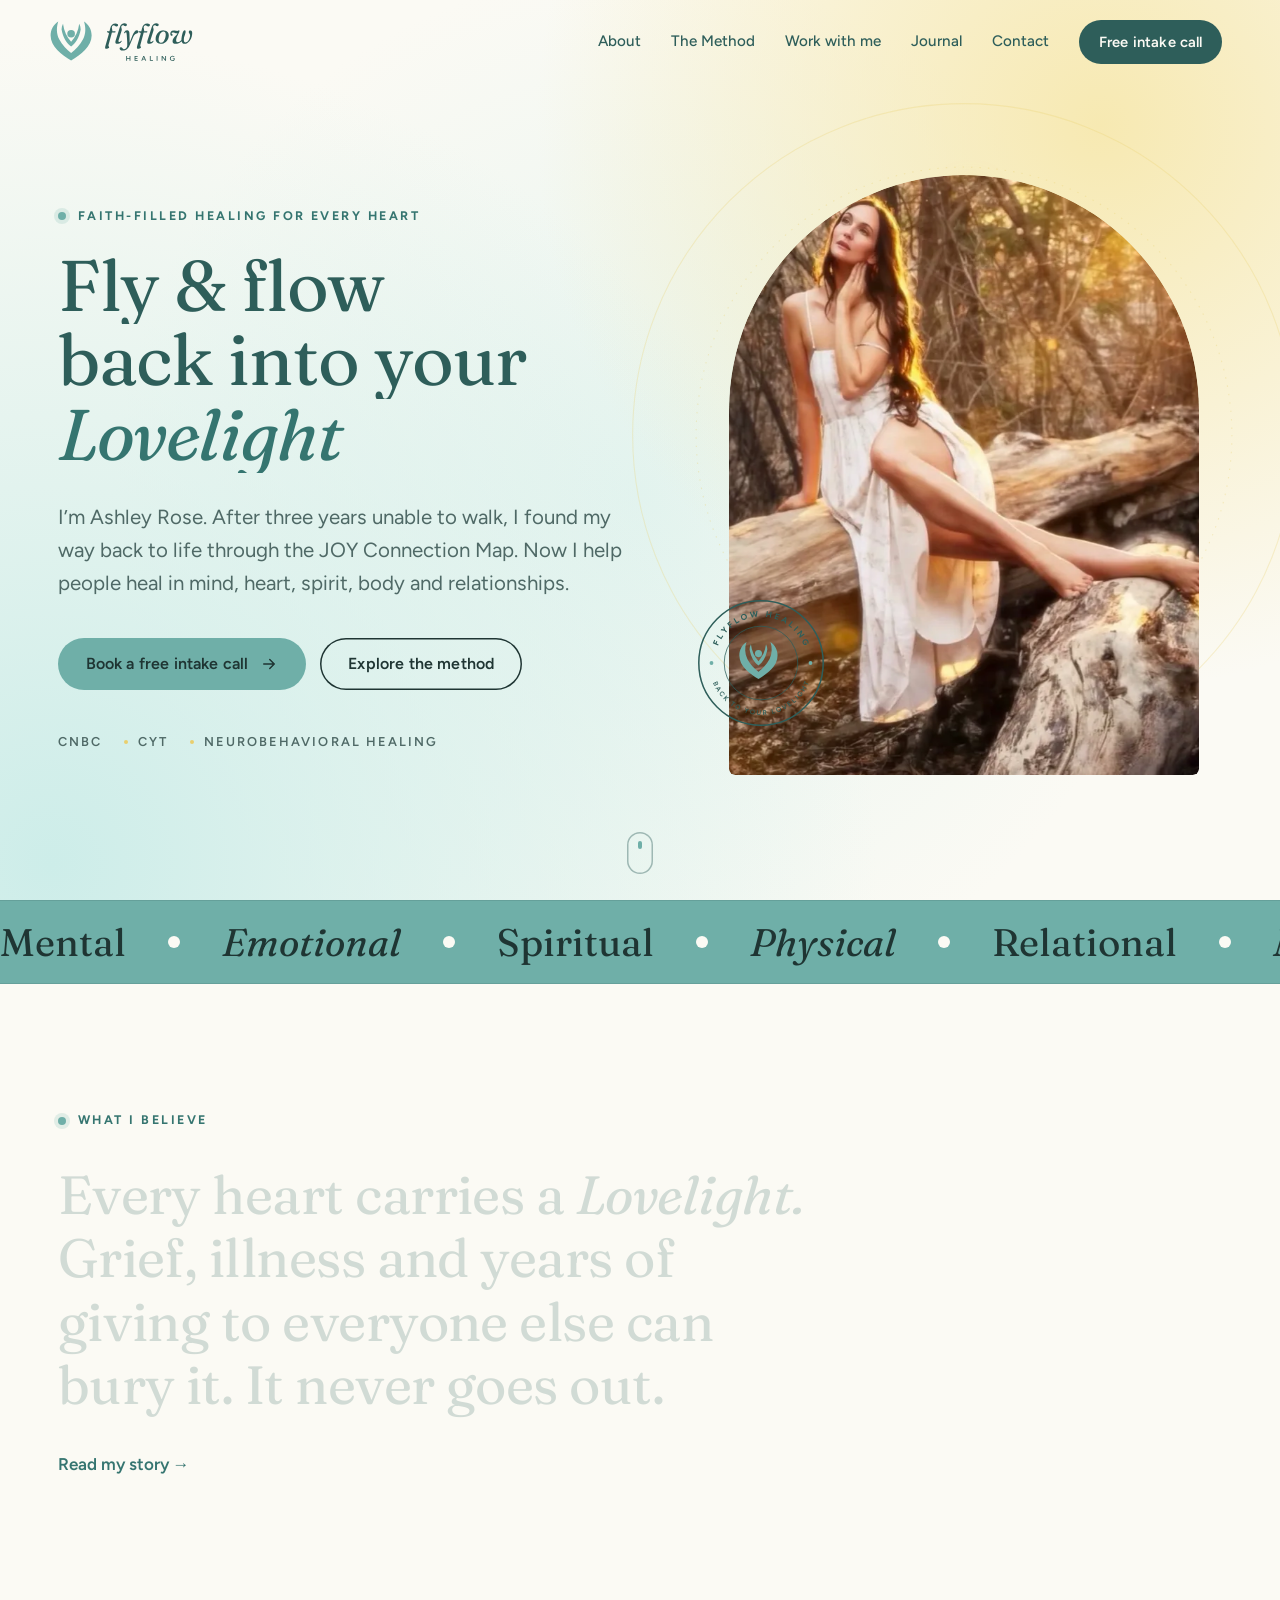
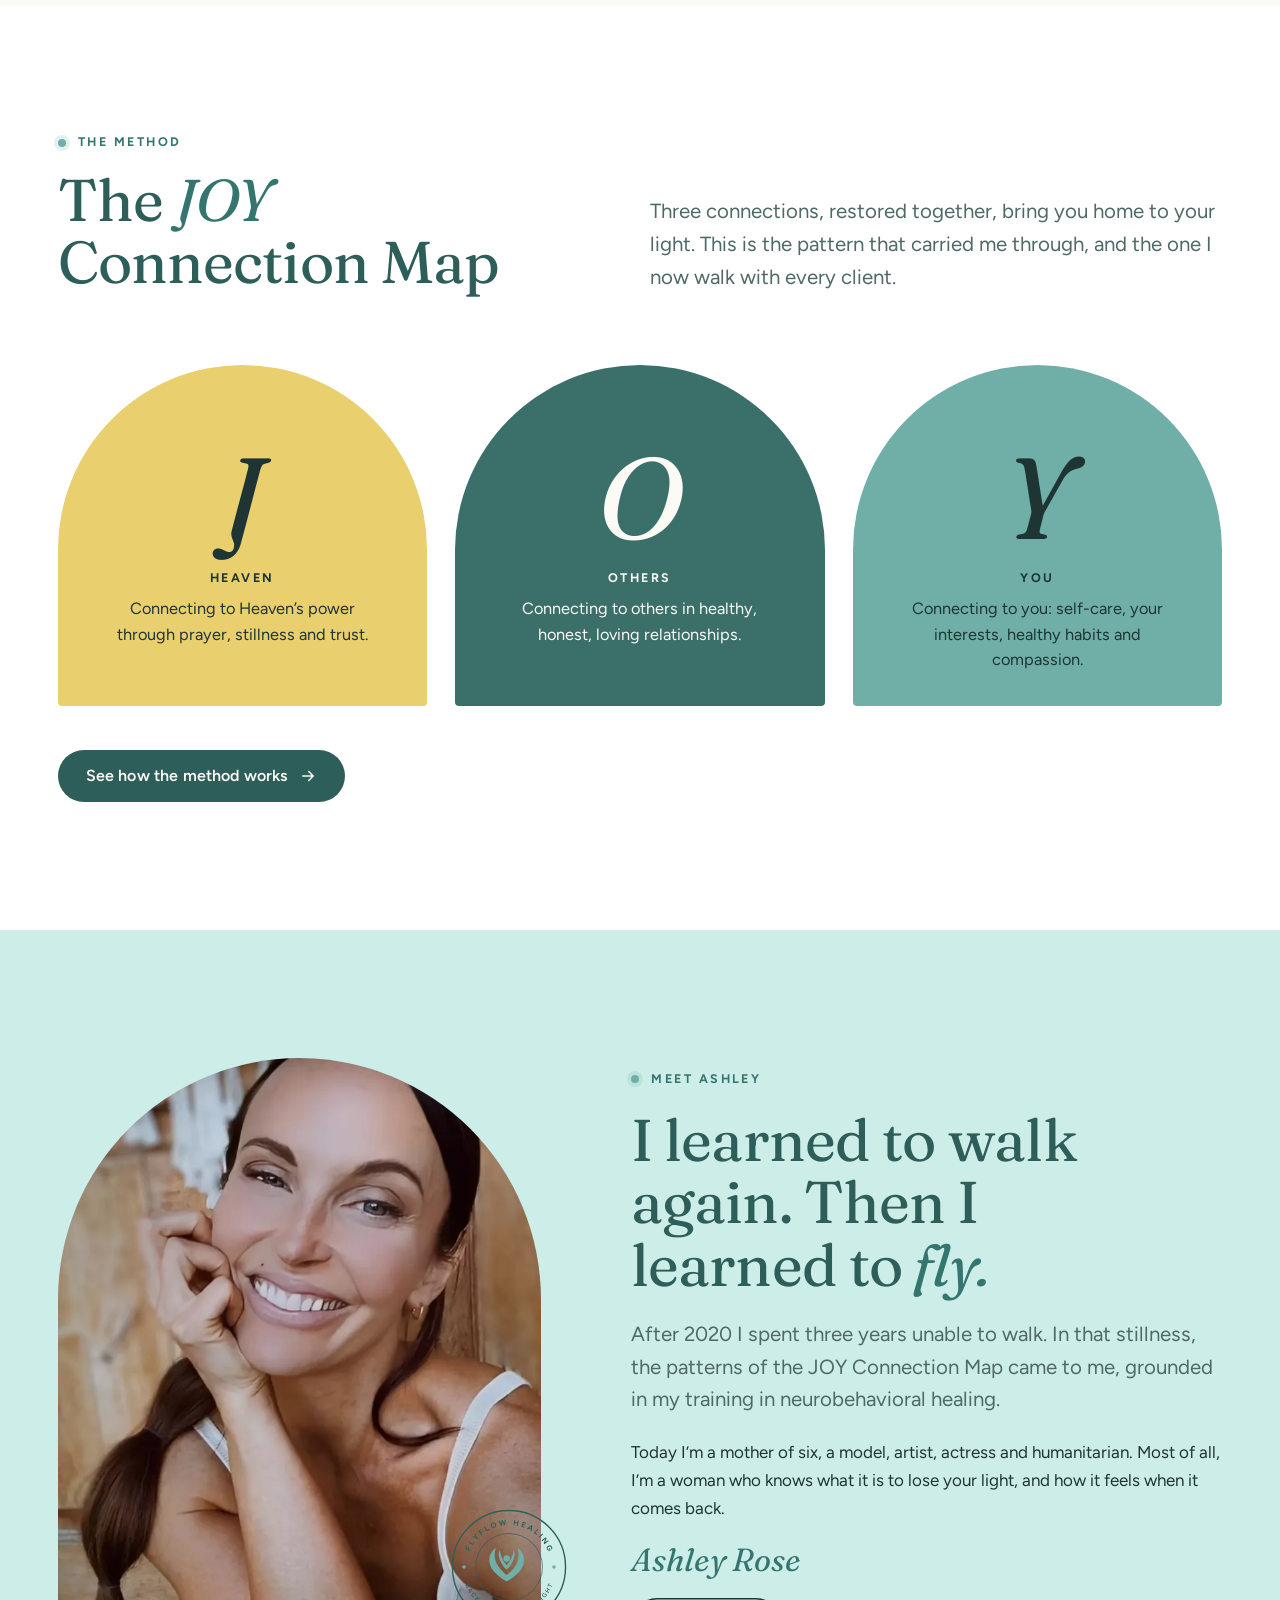
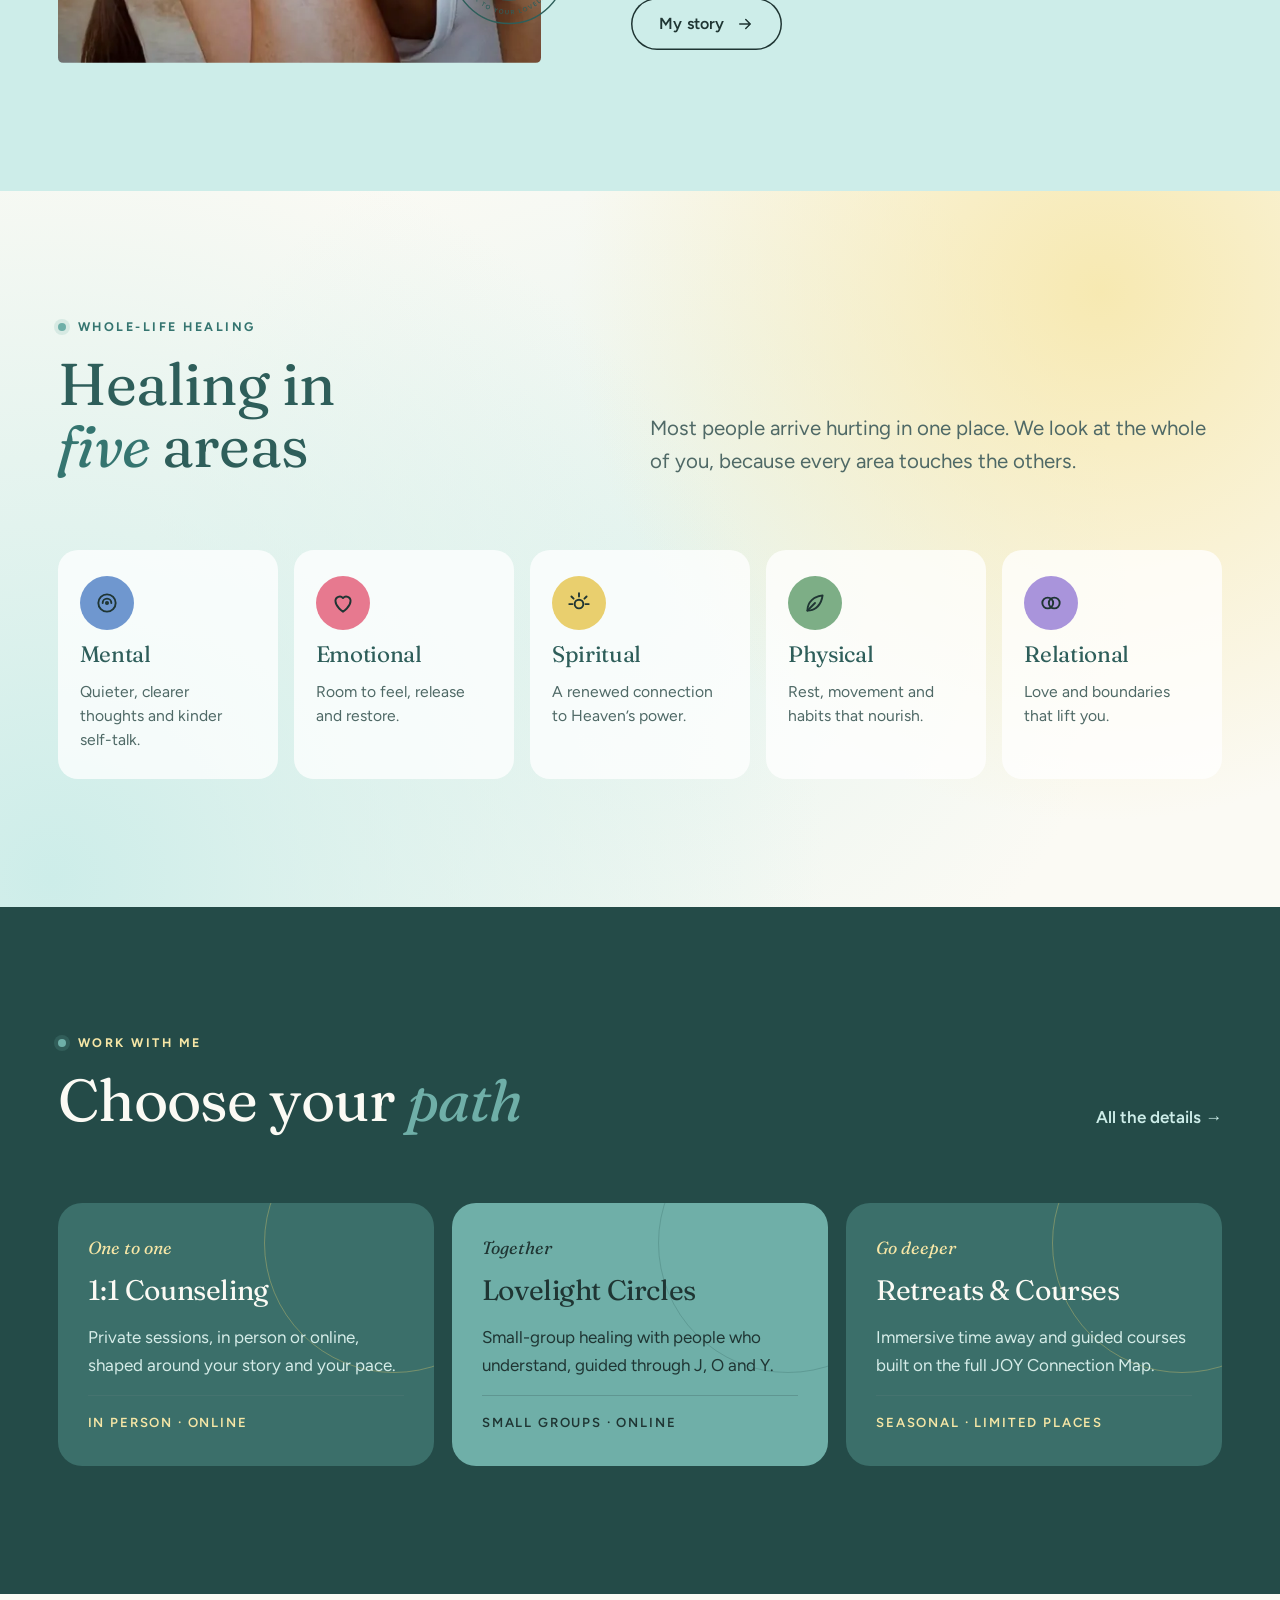
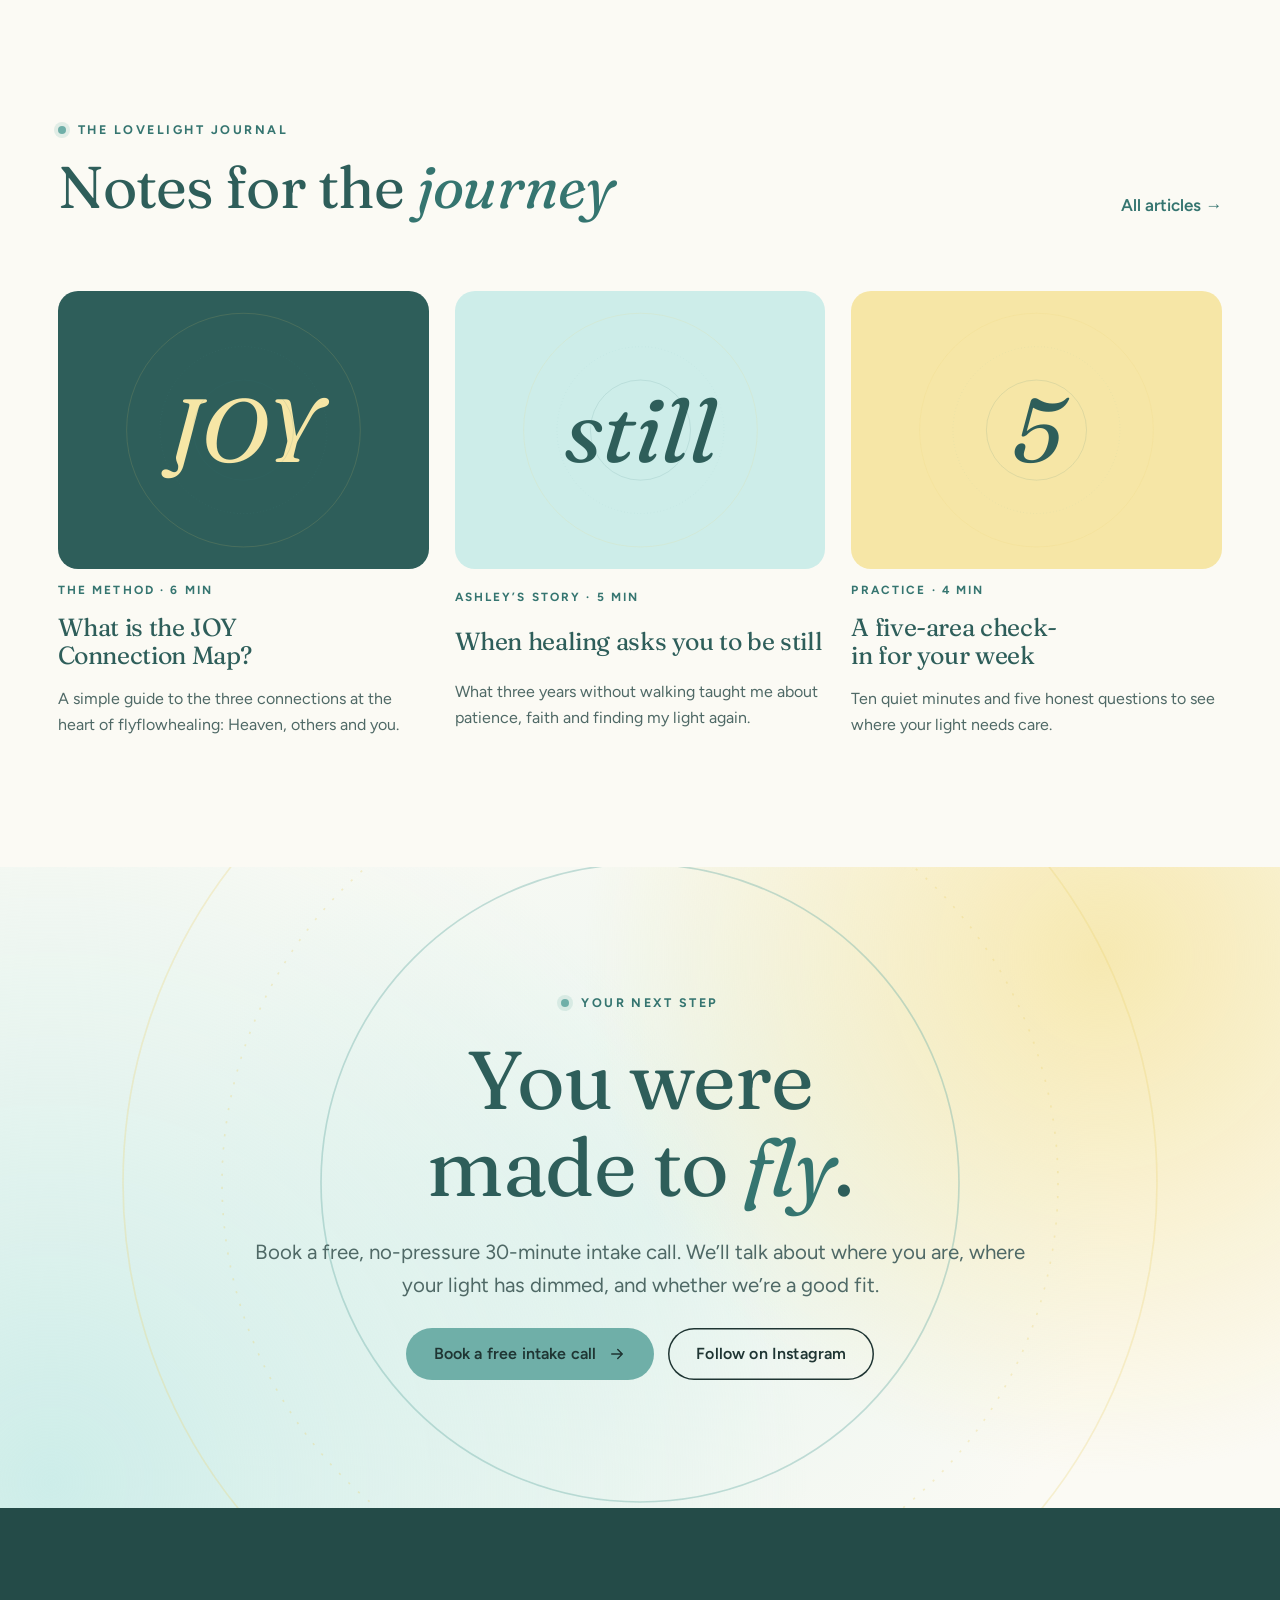
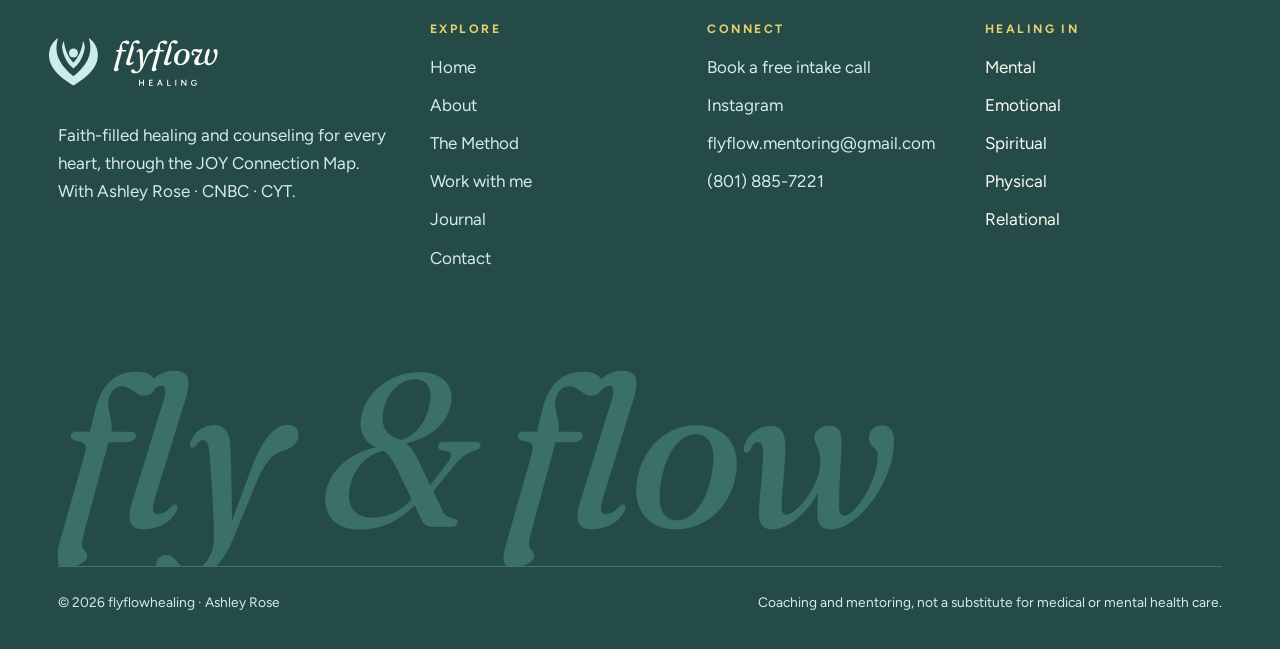
<file: index.html>
<!doctype html>
<html lang="en">
<head>
<meta charset="utf-8">
<meta name="viewport" content="width=device-width, initial-scale=1, viewport-fit=cover">
<title>flyflowhealing | Faith-filled healing for every heart with Ashley Rose</title>
<meta name="description" content="Fly and flow back into your Lovelight. Ashley Rose guides people to heal in mind, heart, spirit, body and relationships through the JOY Connection Map. Book a free intake call.">
<link rel="canonical" href="https://flyflowhealing.vercel.app/">
<meta name="theme-color" content="#cdede9">
<meta property="og:type" content="website">
<meta property="og:site_name" content="flyflowhealing">
<meta property="og:title" content="flyflowhealing | Faith-filled healing for every heart with Ashley Rose">
<meta property="og:description" content="Fly and flow back into your Lovelight. Ashley Rose guides people to heal in mind, heart, spirit, body and relationships through the JOY Connection Map. Book a free intake call.">
<meta property="og:url" content="https://flyflowhealing.vercel.app/">
<meta property="og:image" content="https://flyflowhealing.vercel.app/assets/img/og-image.jpg">
<meta property="og:image:width" content="1200"><meta property="og:image:height" content="630">
<meta name="twitter:card" content="summary_large_image">
<link rel="icon" href="favicon.ico" sizes="any">
<link rel="icon" href="assets/img/favicon.svg" type="image/svg+xml">
<link rel="apple-touch-icon" href="assets/img/apple-touch-icon.png">
<link rel="manifest" href="site.webmanifest">
<link rel="preload" href="assets/fonts/fraunces-latin-400-normal.woff2" as="font" type="font/woff2" crossorigin>
<link rel="preload" href="assets/fonts/figtree-latin-400-normal.woff2" as="font" type="font/woff2" crossorigin>
<link rel="preload" as="image" href="assets/img/ashley-forest-720.webp" fetchpriority="high">
<link rel="stylesheet" href="assets/css/site.css">
<script>document.documentElement.classList.add('js')</script>
<script type="application/ld+json">{"@context": "https://schema.org", "@graph": [{"@type": "ProfessionalService", "@id": "https://flyflowhealing.vercel.app/#business", "name": "flyflowhealing", "url": "https://flyflowhealing.vercel.app/", "image": "https://flyflowhealing.vercel.app/assets/img/og-image.jpg", "logo": "https://flyflowhealing.vercel.app/assets/img/icon-512.png", "description": "Faith-filled healing and counseling for everyone in five areas of life: mental, emotional, spiritual, physical and relational, through the JOY Connection Map.", "email": "flyflow.mentoring@gmail.com", "telephone": "+1-801-885-7221", "areaServed": "US", "founder": {"@id": "https://flyflowhealing.vercel.app/#ashley"}, "sameAs": ["https://www.instagram.com/ashrose.flyflowhealing/"]}, {"@type": "Person", "@id": "https://flyflowhealing.vercel.app/#ashley", "name": "Ashley Rose", "jobTitle": "Founder & Neurobehavioral Healing Counselor", "worksFor": {"@id": "https://flyflowhealing.vercel.app/#business"}, "knowsAbout": ["Neurobehavioral Healing", "Faith-based mentoring", "Functional and relational healing", "Nutrition"], "image": "https://flyflowhealing.vercel.app/assets/img/ashley-smile-720.webp", "sameAs": ["https://www.instagram.com/ashrose.flyflowhealing/"]}, {"@type": "WebSite", "@id": "https://flyflowhealing.vercel.app/#site", "name": "flyflowhealing", "url": "https://flyflowhealing.vercel.app/", "publisher": {"@id": "https://flyflowhealing.vercel.app/#business"}}]}</script>
</head><body class="light-top">
<a class="skip" href="#main">Skip to content</a>
<header class="site-header">
  <div class="bar">
    <a class="brand" href="index.html" aria-label="flyflowhealing home">
      <img class="on-dark" src="assets/img/logo-on-dark.svg" alt="flyflowhealing" width="168" height="67">
      <img class="on-light" src="assets/img/logo-on-light.svg" alt="flyflowhealing" width="168" height="67">
    </a>
    <nav class="nav" aria-label="Main"><a href="about.html">About</a><a href="method.html">The Method</a><a href="work-with-me.html">Work with me</a><a href="blog/index.html">Journal</a><a href="contact.html">Contact</a><a class="btn" href="https://calendly.com/flyflow-mentoring" target="_blank" rel="noopener" data-magnetic>Free intake call</a></nav>
    <button class="menu-btn" type="button" aria-label="Open menu" aria-expanded="false" aria-controls="mobile-menu"><span></span><span></span></button>
  </div>
</header>
<div class="mobile-menu" id="mobile-menu">
  <nav aria-label="Mobile"><a href="index.html" aria-current="page">Home</a><a href="about.html">About</a><a href="method.html">The Method</a><a href="work-with-me.html">Work with me</a><a href="blog/index.html">Journal</a><a href="contact.html">Contact</a></nav>
  <div class="meta"><a class="btn btn--love" href="https://calendly.com/flyflow-mentoring" target="_blank" rel="noopener">Book a free intake call <svg class="arrow" viewBox="0 0 24 24" fill="none" stroke="currentColor" stroke-width="2" stroke-linecap="round" stroke-linejoin="round" aria-hidden="true"><path d="M5 12h14M13 6l6 6-6 6"/></svg></a><span style="margin-top:14px">flyflow.mentoring@gmail.com</span><span>(801) 885-7221</span></div>
</div>
<main id="main">
<section class="band dark hero" aria-labelledby="hero-title">
  <div class="wrap">
    <div>
      <span class="eyebrow fade-up">Faith-filled healing for every heart</span>
      <h1 id="hero-title" style="margin-top:22px"><span class="line"><span>Fly &amp; flow</span></span><span class="line"><span>back into your</span></span><span class="line"><span><em>Lovelight</em></span></span></h1>
      <p class="lead fade-up d1">I’m Ashley Rose. After three years unable to walk, I found my way back to life through the JOY Connection Map. Now I help people heal in mind, heart, spirit, body and relationships.</p>
      <div class="actions fade-up d2">
        <a class="btn btn--love" href="https://calendly.com/flyflow-mentoring" target="_blank" rel="noopener" data-magnetic>Book a free intake call <svg class="arrow" viewBox="0 0 24 24" fill="none" stroke="currentColor" stroke-width="2" stroke-linecap="round" stroke-linejoin="round" aria-hidden="true"><path d="M5 12h14M13 6l6 6-6 6"/></svg></a>
        <a class="btn btn--ghost" href="method.html">Explore the method</a>
      </div>
      <div class="creds fade-up d3"><span>CNBC</span><span>CYT</span><span>Neurobehavioral Healing</span></div>
    </div>
    <div class="portal">
      <div class="halos"><svg viewBox="0 0 1000 1000" aria-hidden="true" focusable="false"><circle cx="500" cy="500" r="470" fill="none" stroke="#e9cf6e" stroke-opacity="0.28" stroke-width="1.5" stroke-dasharray="none"/><circle cx="500" cy="500" r="380" fill="none" stroke="#e9cf6e" stroke-opacity="0.32" stroke-width="1.5" stroke-dasharray="2 10"/><circle cx="500" cy="500" r="290" fill="none" stroke="#6fafa8" stroke-opacity="0.4" stroke-width="1.5" stroke-dasharray="none"/></svg><div class="orbit"></div></div>
      <div class="frame" data-cursor="Hello"><img src="assets/img/ashley-forest-720.webp" srcset="assets/img/ashley-forest-720.webp 720w, assets/img/ashley-forest-1200.webp 1200w" sizes="(max-width:1020px) 86vw, 470px" alt="Ashley Rose sitting on a fallen log in a sunlit forest, looking up toward the light" width="1200" height="1596" fetchpriority="high" data-parallax></div>
      <img class="badge" src="assets/img/seal.svg" alt="" width="132" height="132">
    </div>
  </div>
  <span class="scroll-cue" aria-hidden="true"></span>
</section>

<div class="marquee" aria-hidden="true"><div class="track"><span>Mental</span><span><i>Emotional</i></span><span>Spiritual</span><span><i>Physical</i></span><span>Relational</span><span><i>Mental</i></span><span>Emotional</span><span><i>Spiritual</i></span><span>Physical</span><span><i>Relational</i></span><span>Mental</span><span><i>Emotional</i></span><span>Spiritual</span><span><i>Physical</i></span><span>Relational</span><span><i>Mental</i></span><span>Emotional</span><span><i>Spiritual</i></span><span>Physical</span><span><i>Relational</i></span></div></div>

<section class="band" aria-label="Our belief">
  <div class="wrap" style="display:grid;gap:34px">
    <span class="eyebrow">What I believe</span>
    <p class="statement">Every heart carries a <em>Lovelight.</em> Grief, illness and years of giving to everyone else can bury it. It never goes out.</p>
    <a class="link" href="about.html" style="justify-self:start;color:var(--ember)">Read my story →</a>
  </div>
</section>

<section class="band paper" aria-labelledby="joy-title">
  <div class="wrap">
    <div class="sec-head">
      <div><span class="eyebrow">The method</span><h2 id="joy-title" data-reveal>The <em>JOY</em> Connection Map</h2></div>
      <p class="lead" data-reveal data-delay="1">Three connections, restored together, bring you home to your light. This is the pattern that carried me through, and the one I now walk with every client.</p>
    </div>
    <div class="joy">
      <article class="joy-card joy-j" data-reveal><span class="letter">J</span><span class="tag">Heaven</span><p>Connecting to Heaven’s power through prayer, stillness and trust.</p></article>
      <article class="joy-card joy-o" data-reveal data-delay="1"><span class="letter">O</span><span class="tag">Others</span><p>Connecting to others in healthy, honest, loving relationships.</p></article>
      <article class="joy-card joy-y" data-reveal data-delay="2"><span class="letter">Y</span><span class="tag">You</span><p>Connecting to you: self-care, your interests, healthy habits and compassion.</p></article>
    </div>
    <div style="margin-top:44px"><a class="btn" href="method.html" data-magnetic>See how the method works <svg class="arrow" viewBox="0 0 24 24" fill="none" stroke="currentColor" stroke-width="2" stroke-linecap="round" stroke-linejoin="round" aria-hidden="true"><path d="M5 12h14M13 6l6 6-6 6"/></svg></a></div>
  </div>
</section>

<section class="band rose" aria-labelledby="meet-title">
  <div class="wrap split">
    <div class="arch-wrap" data-reveal="clip">
      <div class="arch" data-cursor="Ashley"><img src="assets/img/ashley-smile-720.webp" srcset="assets/img/ashley-smile-720.webp 720w, assets/img/ashley-smile-1094.webp 1094w" sizes="(max-width:760px) 92vw, 45vw" alt="Ashley Rose smiling warmly, chin resting on her hand" width="1094" height="1482" loading="lazy" decoding="async" ></div>
      <img class="seal" src="assets/img/seal.svg" alt="" width="120" height="120" loading="lazy">
    </div>
    <div class="text">
      <span class="eyebrow">Meet Ashley</span>
      <h2 id="meet-title" data-reveal>I learned to walk again. Then I learned to <em>fly.</em></h2>
      <p class="lead" data-reveal data-delay="1">After 2020 I spent three years unable to walk. In that stillness, the patterns of the JOY Connection Map came to me, grounded in my training in neurobehavioral healing.</p>
      <p data-reveal data-delay="2">Today I’m a mother of six, a model, artist, actress and humanitarian. Most of all, I’m a woman who knows what it is to lose your light, and how it feels when it comes back.</p>
      <span class="sig" data-reveal data-delay="3">Ashley Rose</span>
      <div data-reveal data-delay="3"><a class="btn btn--ghost" href="about.html">My story <svg class="arrow" viewBox="0 0 24 24" fill="none" stroke="currentColor" stroke-width="2" stroke-linecap="round" stroke-linejoin="round" aria-hidden="true"><path d="M5 12h14M13 6l6 6-6 6"/></svg></a></div>
    </div>
  </div>
</section>

<section class="band dark" aria-labelledby="areas-title">
  <div class="wrap">
    <div class="sec-head">
      <div><span class="eyebrow">Whole-life healing</span><h2 id="areas-title" data-reveal>Healing in <em>five</em> areas</h2></div>
      <p class="lead" data-reveal data-delay="1">Most people arrive hurting in one place. We look at the whole of you, because every area touches the others.</p>
    </div>
    <div class="areas"><article class="area" data-reveal data-delay="0"><span class="dot" style="background:var(--mental)"><svg viewBox="0 0 24 24" aria-hidden="true"><circle cx="12" cy="12" r="8"/><path d="M8 12a4 4 0 0 1 8 0"/><circle cx="12" cy="12" r="1"/></svg></span><h3>Mental</h3><p>Quieter, clearer thoughts and kinder self-talk.</p></article><article class="area" data-reveal data-delay="1"><span class="dot" style="background:var(--emotional)"><svg viewBox="0 0 24 24" aria-hidden="true"><path d="M12 20s-7-4.4-7-10a4 4 0 0 1 7-2.6A4 4 0 0 1 19 10c0 5.6-7 10-7 10z"/></svg></span><h3>Emotional</h3><p>Room to feel, release and restore.</p></article><article class="area" data-reveal data-delay="2"><span class="dot" style="background:var(--spiritual)"><svg viewBox="0 0 24 24" aria-hidden="true"><circle cx="12" cy="13" r="4"/><path d="M12 3v3M5 6l2 2M19 6l-2 2M3 13h3M18 13h3"/></svg></span><h3>Spiritual</h3><p>A renewed connection to Heaven’s power.</p></article><article class="area" data-reveal data-delay="3"><span class="dot" style="background:var(--physical)"><svg viewBox="0 0 24 24" aria-hidden="true"><path d="M5 19c0-8 6-13 14-14-1 8-6 14-14 14z"/><path d="M5 19l7-7"/></svg></span><h3>Physical</h3><p>Rest, movement and habits that nourish.</p></article><article class="area" data-reveal data-delay="4"><span class="dot" style="background:var(--relational)"><svg viewBox="0 0 24 24" aria-hidden="true"><circle cx="9" cy="12" r="5"/><circle cx="15" cy="12" r="5"/></svg></span><h3>Relational</h3><p>Love and boundaries that lift you.</p></article></div>
  </div>
</section>

<section class="band deep" aria-labelledby="paths-title">
  <div class="wrap">
    <div class="sec-head">
      <div><span class="eyebrow">Work with me</span><h2 id="paths-title" data-reveal>Choose your <em>path</em></h2></div>
      <a class="link" href="work-with-me.html" style="color:var(--rose)">All the details →</a>
    </div>
    <div class="offers">
      <article class="offer" data-reveal><span class="num">One to one</span><h3>1:1 Counseling</h3><p>Private sessions, in person or online, shaped around your story and your pace.</p><span class="meta">In person · Online</span></article>
      <article class="offer featured" data-reveal data-delay="1"><span class="num">Together</span><h3>Lovelight Circles</h3><p>Small-group healing with people who understand, guided through J, O and Y.</p><span class="meta">Small groups · Online</span></article>
      <article class="offer" data-reveal data-delay="2"><span class="num">Go deeper</span><h3>Retreats &amp; Courses</h3><p>Immersive time away and guided courses built on the full JOY Connection Map.</p><span class="meta">Seasonal · Limited places</span></article>
    </div>
  </div>
</section>

<section class="band" aria-labelledby="journal-title">
  <div class="wrap">
    <div class="sec-head">
      <div><span class="eyebrow">The Lovelight Journal</span><h2 id="journal-title" data-reveal>Notes for the <em>journey</em></h2></div>
      <a class="link" href="blog/index.html" style="color:var(--ember)">All articles →</a>
    </div>
    <div class="posts"><a class="post-card" href="blog/what-is-the-joy-connection-map.html" data-reveal data-delay="0" data-cursor="Read">
<div class="cover cv-1"><svg viewBox="0 0 1000 1000" aria-hidden="true" focusable="false"><circle cx="500" cy="500" r="420" fill="none" stroke="#e9cf6e" stroke-opacity="0.35" stroke-width="1.5" stroke-dasharray="none"/><circle cx="500" cy="500" r="300" fill="none" stroke="#6fafa8" stroke-opacity="0.3" stroke-width="1.5" stroke-dasharray="2 10"/><circle cx="500" cy="500" r="180" fill="none" stroke="#357570" stroke-opacity="0.3" stroke-width="1.5" stroke-dasharray="none"/></svg><span class="glyph">JOY</span></div>
<span class="kicker">The method · 6 min</span><h3>What is the JOY Connection Map?</h3><p>A simple guide to the three connections at the heart of flyflowhealing: Heaven, others and you.</p></a><a class="post-card" href="blog/when-healing-asks-you-to-be-still.html" data-reveal data-delay="1" data-cursor="Read">
<div class="cover cv-2"><svg viewBox="0 0 1000 1000" aria-hidden="true" focusable="false"><circle cx="500" cy="500" r="420" fill="none" stroke="#e9cf6e" stroke-opacity="0.35" stroke-width="1.5" stroke-dasharray="none"/><circle cx="500" cy="500" r="300" fill="none" stroke="#6fafa8" stroke-opacity="0.3" stroke-width="1.5" stroke-dasharray="2 10"/><circle cx="500" cy="500" r="180" fill="none" stroke="#357570" stroke-opacity="0.3" stroke-width="1.5" stroke-dasharray="none"/></svg><span class="glyph">still</span></div>
<span class="kicker">Ashley’s story · 5 min</span><h3>When healing asks you to be still</h3><p>What three years without walking taught me about patience, faith and finding my light again.</p></a><a class="post-card" href="blog/five-area-check-in.html" data-reveal data-delay="2" data-cursor="Read">
<div class="cover cv-3"><svg viewBox="0 0 1000 1000" aria-hidden="true" focusable="false"><circle cx="500" cy="500" r="420" fill="none" stroke="#e9cf6e" stroke-opacity="0.35" stroke-width="1.5" stroke-dasharray="none"/><circle cx="500" cy="500" r="300" fill="none" stroke="#6fafa8" stroke-opacity="0.3" stroke-width="1.5" stroke-dasharray="2 10"/><circle cx="500" cy="500" r="180" fill="none" stroke="#357570" stroke-opacity="0.3" stroke-width="1.5" stroke-dasharray="none"/></svg><span class="glyph">5</span></div>
<span class="kicker">Practice · 4 min</span><h3>A five-area check-in for your week</h3><p>Ten quiet minutes and five honest questions to see where your light needs care.</p></a></div>
  </div>
</section>
<section class="band dark cta" aria-labelledby="cta-title">
  <div class="halo-bg"><svg viewBox="0 0 1000 1000" aria-hidden="true" focusable="false"><circle cx="500" cy="500" r="470" fill="none" stroke="#e9cf6e" stroke-opacity="0.28" stroke-width="1.5" stroke-dasharray="none"/><circle cx="500" cy="500" r="380" fill="none" stroke="#e9cf6e" stroke-opacity="0.32" stroke-width="1.5" stroke-dasharray="2 10"/><circle cx="500" cy="500" r="290" fill="none" stroke="#6fafa8" stroke-opacity="0.4" stroke-width="1.5" stroke-dasharray="none"/></svg></div>
  <div class="wrap">
    <span class="eyebrow">Your next step</span>
    <h2 id="cta-title" data-reveal>You were made to <em>fly</em>.</h2>
    <p class="lead" data-reveal data-delay="1">Book a free, no-pressure 30-minute intake call. We’ll talk about where you are, where your light has dimmed, and whether we’re a good fit.</p>
    <div class="actions" data-reveal data-delay="2" style="justify-content:center">
      <a class="btn btn--love" href="https://calendly.com/flyflow-mentoring" target="_blank" rel="noopener" data-magnetic>Book a free intake call <svg class="arrow" viewBox="0 0 24 24" fill="none" stroke="currentColor" stroke-width="2" stroke-linecap="round" stroke-linejoin="round" aria-hidden="true"><path d="M5 12h14M13 6l6 6-6 6"/></svg></a>
      <a class="btn btn--ghost" href="https://www.instagram.com/ashrose.flyflowhealing/" target="_blank" rel="noopener">Follow on Instagram</a>
    </div>
  </div>
</section></main>
<footer class="site-footer band" style="padding-block:0">
  <div class="wrap" style="padding-top:clamp(70px,9vw,120px);padding-bottom:calc(36px + env(safe-area-inset-bottom,0px))">
    <div class="foot-top">
      <div class="foot-brand">
        <img src="assets/img/logo-on-dark.svg" alt="flyflowhealing" width="200" height="80" loading="lazy" style="width:200px;margin-left:-24px">
        <p>Faith-filled healing and counseling for every heart, through the JOY Connection Map. With Ashley Rose · CNBC · CYT.</p>
      </div>
      <div><h4>Explore</h4><ul><li><a href="index.html">Home</a></li><li><a href="about.html">About</a></li><li><a href="method.html">The Method</a></li><li><a href="work-with-me.html">Work with me</a></li><li><a href="blog/index.html">Journal</a></li><li><a href="contact.html">Contact</a></li></ul></div>
      <div><h4>Connect</h4><ul>
        <li><a href="https://calendly.com/flyflow-mentoring" target="_blank" rel="noopener">Book a free intake call</a></li>
        <li><a href="https://www.instagram.com/ashrose.flyflowhealing/" target="_blank" rel="noopener">Instagram</a></li>
        <li><a href="mailto:flyflow.mentoring@gmail.com">flyflow.mentoring@gmail.com</a></li>
        <li><a href="tel:+18018857221">(801) 885-7221</a></li></ul></div>
      <div><h4>Healing in</h4><ul><li>Mental</li><li>Emotional</li><li>Spiritual</li><li>Physical</li><li>Relational</li></ul></div>
    </div>
    <div class="foot-word" aria-hidden="true">fly &amp; flow</div>
    <div class="foot-base"><span>© <span data-year>2026</span> flyflowhealing · Ashley Rose</span><span>Coaching and mentoring, not a substitute for medical or mental health care.</span></div>
  </div>
</footer>
<div class="veil" aria-hidden="true"></div>
<script src="assets/js/site.js" defer></script>
</body>
</html>
</file>
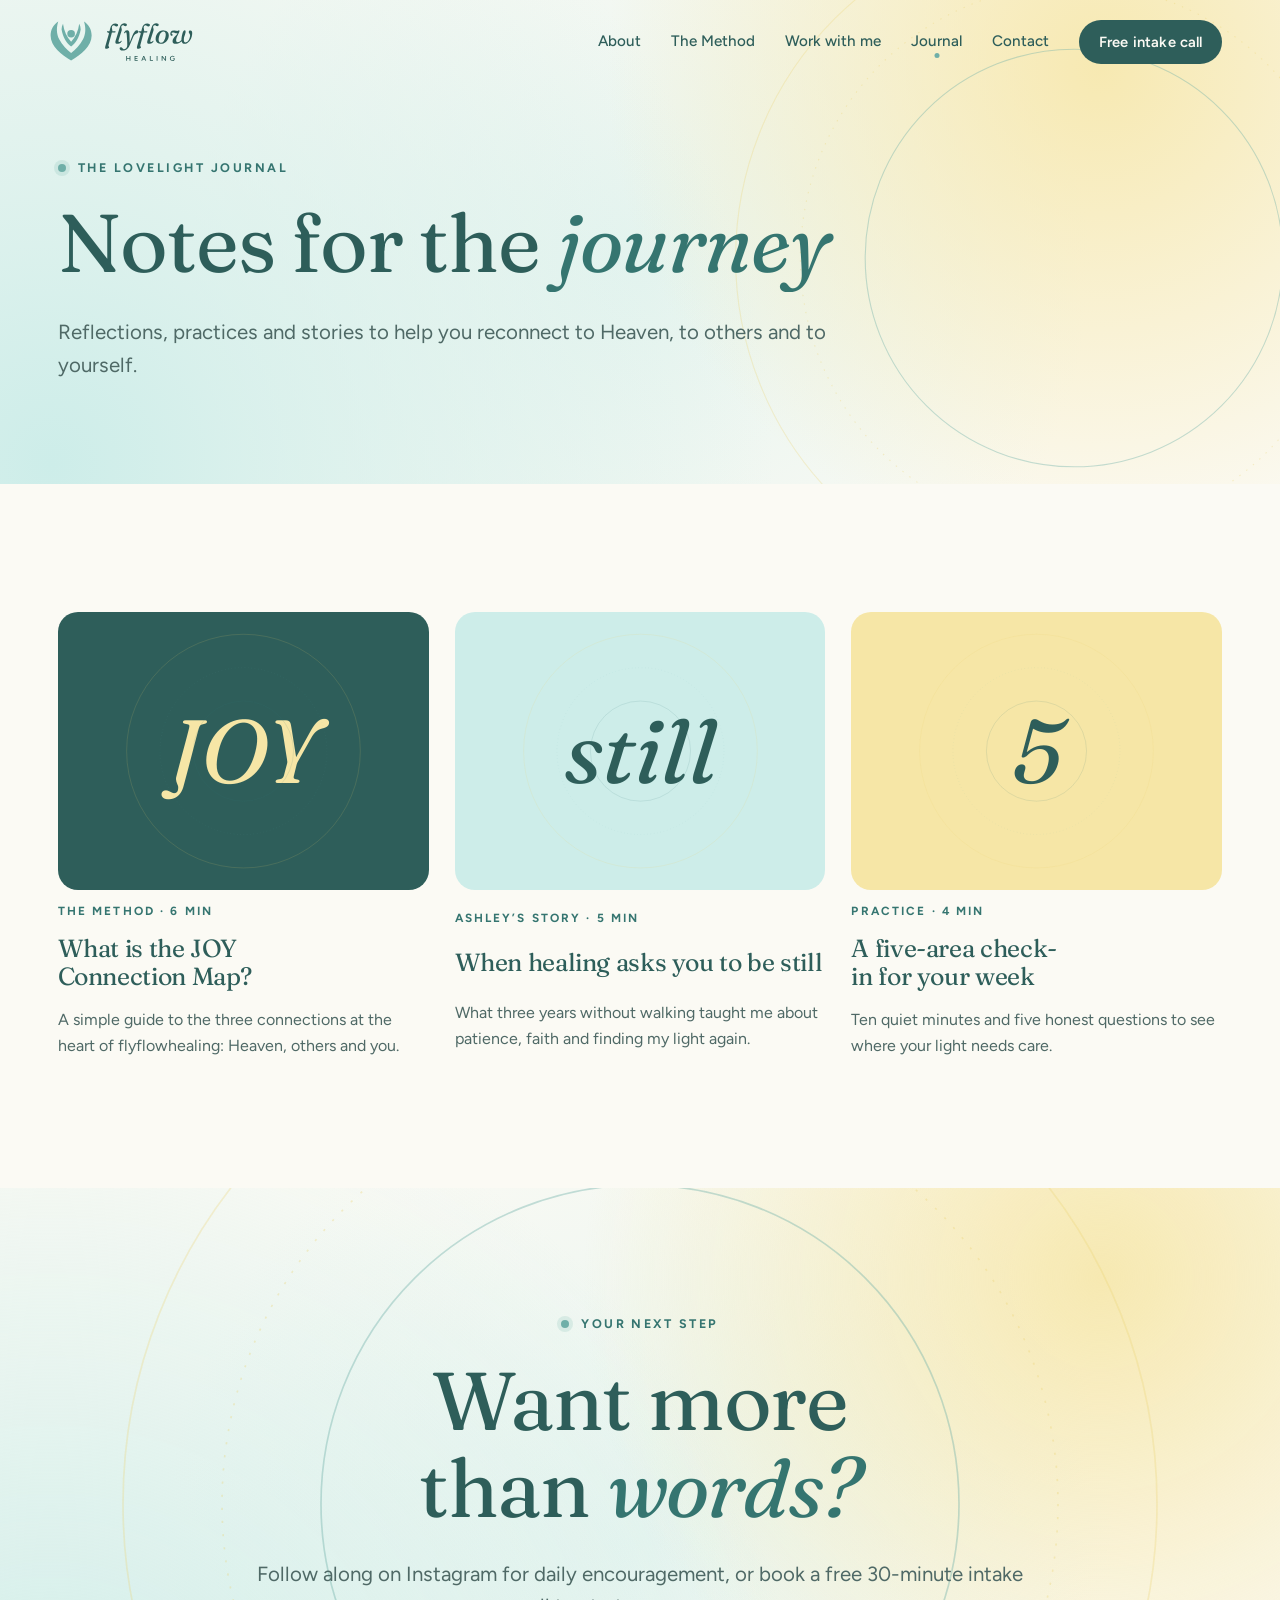
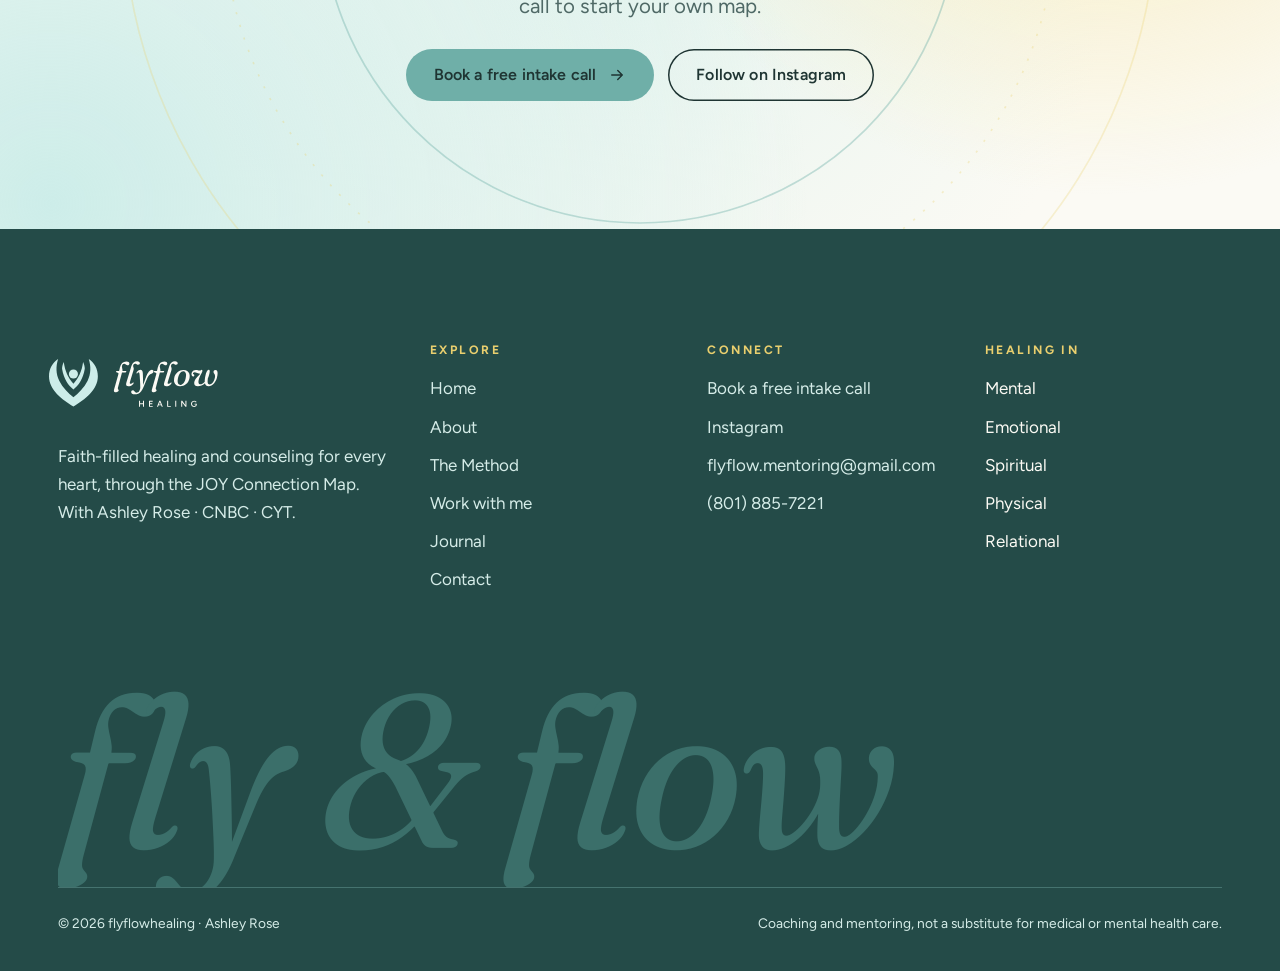
<file: blog/index.html>
<!doctype html>
<html lang="en">
<head>
<meta charset="utf-8">
<meta name="viewport" content="width=device-width, initial-scale=1, viewport-fit=cover">
<title>The Lovelight Journal | flyflowhealing blog</title>
<meta name="description" content="Reflections, practices and stories on faith-filled healing from Ashley Rose: the JOY Connection Map, stillness, and caring for your five areas of life.">
<link rel="canonical" href="https://flyflowhealing.vercel.app/blog/">
<meta name="theme-color" content="#cdede9">
<meta property="og:type" content="website">
<meta property="og:site_name" content="flyflowhealing">
<meta property="og:title" content="The Lovelight Journal | flyflowhealing blog">
<meta property="og:description" content="Reflections, practices and stories on faith-filled healing from Ashley Rose: the JOY Connection Map, stillness, and caring for your five areas of life.">
<meta property="og:url" content="https://flyflowhealing.vercel.app/blog/">
<meta property="og:image" content="https://flyflowhealing.vercel.app/assets/img/og-image.jpg">
<meta property="og:image:width" content="1200"><meta property="og:image:height" content="630">
<meta name="twitter:card" content="summary_large_image">
<link rel="icon" href="../favicon.ico" sizes="any">
<link rel="icon" href="../assets/img/favicon.svg" type="image/svg+xml">
<link rel="apple-touch-icon" href="../assets/img/apple-touch-icon.png">
<link rel="manifest" href="../site.webmanifest">
<link rel="preload" href="../assets/fonts/fraunces-latin-400-normal.woff2" as="font" type="font/woff2" crossorigin>
<link rel="preload" href="../assets/fonts/figtree-latin-400-normal.woff2" as="font" type="font/woff2" crossorigin>

<link rel="stylesheet" href="../assets/css/site.css">
<script>document.documentElement.classList.add('js')</script>
<script type="application/ld+json">{"@context": "https://schema.org", "@type": "Blog", "name": "The Lovelight Journal", "url": "https://flyflowhealing.vercel.app/blog/", "blogPost": [{"@type": "BlogPosting", "headline": "What is the JOY Connection Map?", "url": "https://flyflowhealing.vercel.app/blog/what-is-the-joy-connection-map.html", "datePublished": "2026-11-05"}, {"@type": "BlogPosting", "headline": "When healing asks you to be still", "url": "https://flyflowhealing.vercel.app/blog/when-healing-asks-you-to-be-still.html", "datePublished": "2026-11-05"}, {"@type": "BlogPosting", "headline": "A five-area check-in for your week", "url": "https://flyflowhealing.vercel.app/blog/five-area-check-in.html", "datePublished": "2026-11-05"}]}</script>
</head><body class="light-top">
<a class="skip" href="#main">Skip to content</a>
<header class="site-header">
  <div class="bar">
    <a class="brand" href="../index.html" aria-label="flyflowhealing home">
      <img class="on-dark" src="../assets/img/logo-on-dark.svg" alt="flyflowhealing" width="168" height="67">
      <img class="on-light" src="../assets/img/logo-on-light.svg" alt="flyflowhealing" width="168" height="67">
    </a>
    <nav class="nav" aria-label="Main"><a href="../about.html">About</a><a href="../method.html">The Method</a><a href="../work-with-me.html">Work with me</a><a href="../blog/index.html" aria-current="page">Journal</a><a href="../contact.html">Contact</a><a class="btn" href="https://calendly.com/flyflow-mentoring" target="_blank" rel="noopener" data-magnetic>Free intake call</a></nav>
    <button class="menu-btn" type="button" aria-label="Open menu" aria-expanded="false" aria-controls="mobile-menu"><span></span><span></span></button>
  </div>
</header>
<div class="mobile-menu" id="mobile-menu">
  <nav aria-label="Mobile"><a href="../index.html">Home</a><a href="../about.html">About</a><a href="../method.html">The Method</a><a href="../work-with-me.html">Work with me</a><a href="../blog/index.html" aria-current="page">Journal</a><a href="../contact.html">Contact</a></nav>
  <div class="meta"><a class="btn btn--love" href="https://calendly.com/flyflow-mentoring" target="_blank" rel="noopener">Book a free intake call <svg class="arrow" viewBox="0 0 24 24" fill="none" stroke="currentColor" stroke-width="2" stroke-linecap="round" stroke-linejoin="round" aria-hidden="true"><path d="M5 12h14M13 6l6 6-6 6"/></svg></a><span style="margin-top:14px">flyflow.mentoring@gmail.com</span><span>(801) 885-7221</span></div>
</div>
<main id="main"><section class="band page-hero dark">
  <div class="ring"><svg viewBox="0 0 1000 1000" aria-hidden="true" focusable="false"><circle cx="500" cy="500" r="470" fill="none" stroke="#e9cf6e" stroke-opacity="0.28" stroke-width="1.5" stroke-dasharray="none"/><circle cx="500" cy="500" r="380" fill="none" stroke="#e9cf6e" stroke-opacity="0.32" stroke-width="1.5" stroke-dasharray="2 10"/><circle cx="500" cy="500" r="290" fill="none" stroke="#6fafa8" stroke-opacity="0.4" stroke-width="1.5" stroke-dasharray="none"/></svg></div>
  <div class="wrap">
    <span class="eyebrow fade-up">The Lovelight Journal</span>
    <h1><span class="line"><span>Notes for the <em>journey</em></span></span></h1>
    <p class="lead fade-up d1">Reflections, practices and stories to help you reconnect to Heaven, to others and to yourself.</p>
  </div>
</section><section class="band" aria-label="Articles"><div class="wrap"><div class="posts"><a class="post-card" href="../blog/what-is-the-joy-connection-map.html" data-reveal data-delay="0" data-cursor="Read">
<div class="cover cv-1"><svg viewBox="0 0 1000 1000" aria-hidden="true" focusable="false"><circle cx="500" cy="500" r="420" fill="none" stroke="#e9cf6e" stroke-opacity="0.35" stroke-width="1.5" stroke-dasharray="none"/><circle cx="500" cy="500" r="300" fill="none" stroke="#6fafa8" stroke-opacity="0.3" stroke-width="1.5" stroke-dasharray="2 10"/><circle cx="500" cy="500" r="180" fill="none" stroke="#357570" stroke-opacity="0.3" stroke-width="1.5" stroke-dasharray="none"/></svg><span class="glyph">JOY</span></div>
<span class="kicker">The method · 6 min</span><h3>What is the JOY Connection Map?</h3><p>A simple guide to the three connections at the heart of flyflowhealing: Heaven, others and you.</p></a><a class="post-card" href="../blog/when-healing-asks-you-to-be-still.html" data-reveal data-delay="1" data-cursor="Read">
<div class="cover cv-2"><svg viewBox="0 0 1000 1000" aria-hidden="true" focusable="false"><circle cx="500" cy="500" r="420" fill="none" stroke="#e9cf6e" stroke-opacity="0.35" stroke-width="1.5" stroke-dasharray="none"/><circle cx="500" cy="500" r="300" fill="none" stroke="#6fafa8" stroke-opacity="0.3" stroke-width="1.5" stroke-dasharray="2 10"/><circle cx="500" cy="500" r="180" fill="none" stroke="#357570" stroke-opacity="0.3" stroke-width="1.5" stroke-dasharray="none"/></svg><span class="glyph">still</span></div>
<span class="kicker">Ashley’s story · 5 min</span><h3>When healing asks you to be still</h3><p>What three years without walking taught me about patience, faith and finding my light again.</p></a><a class="post-card" href="../blog/five-area-check-in.html" data-reveal data-delay="2" data-cursor="Read">
<div class="cover cv-3"><svg viewBox="0 0 1000 1000" aria-hidden="true" focusable="false"><circle cx="500" cy="500" r="420" fill="none" stroke="#e9cf6e" stroke-opacity="0.35" stroke-width="1.5" stroke-dasharray="none"/><circle cx="500" cy="500" r="300" fill="none" stroke="#6fafa8" stroke-opacity="0.3" stroke-width="1.5" stroke-dasharray="2 10"/><circle cx="500" cy="500" r="180" fill="none" stroke="#357570" stroke-opacity="0.3" stroke-width="1.5" stroke-dasharray="none"/></svg><span class="glyph">5</span></div>
<span class="kicker">Practice · 4 min</span><h3>A five-area check-in for your week</h3><p>Ten quiet minutes and five honest questions to see where your light needs care.</p></a></div></div></section><section class="band dark cta" aria-labelledby="cta-title">
  <div class="halo-bg"><svg viewBox="0 0 1000 1000" aria-hidden="true" focusable="false"><circle cx="500" cy="500" r="470" fill="none" stroke="#e9cf6e" stroke-opacity="0.28" stroke-width="1.5" stroke-dasharray="none"/><circle cx="500" cy="500" r="380" fill="none" stroke="#e9cf6e" stroke-opacity="0.32" stroke-width="1.5" stroke-dasharray="2 10"/><circle cx="500" cy="500" r="290" fill="none" stroke="#6fafa8" stroke-opacity="0.4" stroke-width="1.5" stroke-dasharray="none"/></svg></div>
  <div class="wrap">
    <span class="eyebrow">Your next step</span>
    <h2 id="cta-title" data-reveal>Want more than <em>words?</em></h2>
    <p class="lead" data-reveal data-delay="1">Follow along on Instagram for daily encouragement, or book a free 30-minute intake call to start your own map.</p>
    <div class="actions" data-reveal data-delay="2" style="justify-content:center">
      <a class="btn btn--love" href="https://calendly.com/flyflow-mentoring" target="_blank" rel="noopener" data-magnetic>Book a free intake call <svg class="arrow" viewBox="0 0 24 24" fill="none" stroke="currentColor" stroke-width="2" stroke-linecap="round" stroke-linejoin="round" aria-hidden="true"><path d="M5 12h14M13 6l6 6-6 6"/></svg></a>
      <a class="btn btn--ghost" href="https://www.instagram.com/ashrose.flyflowhealing/" target="_blank" rel="noopener">Follow on Instagram</a>
    </div>
  </div>
</section></main>
<footer class="site-footer band" style="padding-block:0">
  <div class="wrap" style="padding-top:clamp(70px,9vw,120px);padding-bottom:calc(36px + env(safe-area-inset-bottom,0px))">
    <div class="foot-top">
      <div class="foot-brand">
        <img src="../assets/img/logo-on-dark.svg" alt="flyflowhealing" width="200" height="80" loading="lazy" style="width:200px;margin-left:-24px">
        <p>Faith-filled healing and counseling for every heart, through the JOY Connection Map. With Ashley Rose · CNBC · CYT.</p>
      </div>
      <div><h4>Explore</h4><ul><li><a href="../index.html">Home</a></li><li><a href="../about.html">About</a></li><li><a href="../method.html">The Method</a></li><li><a href="../work-with-me.html">Work with me</a></li><li><a href="../blog/index.html">Journal</a></li><li><a href="../contact.html">Contact</a></li></ul></div>
      <div><h4>Connect</h4><ul>
        <li><a href="https://calendly.com/flyflow-mentoring" target="_blank" rel="noopener">Book a free intake call</a></li>
        <li><a href="https://www.instagram.com/ashrose.flyflowhealing/" target="_blank" rel="noopener">Instagram</a></li>
        <li><a href="mailto:flyflow.mentoring@gmail.com">flyflow.mentoring@gmail.com</a></li>
        <li><a href="tel:+18018857221">(801) 885-7221</a></li></ul></div>
      <div><h4>Healing in</h4><ul><li>Mental</li><li>Emotional</li><li>Spiritual</li><li>Physical</li><li>Relational</li></ul></div>
    </div>
    <div class="foot-word" aria-hidden="true">fly &amp; flow</div>
    <div class="foot-base"><span>© <span data-year>2026</span> flyflowhealing · Ashley Rose</span><span>Coaching and mentoring, not a substitute for medical or mental health care.</span></div>
  </div>
</footer>
<div class="veil" aria-hidden="true"></div>
<script src="../assets/js/site.js" defer></script>
</body>
</html>
</file>
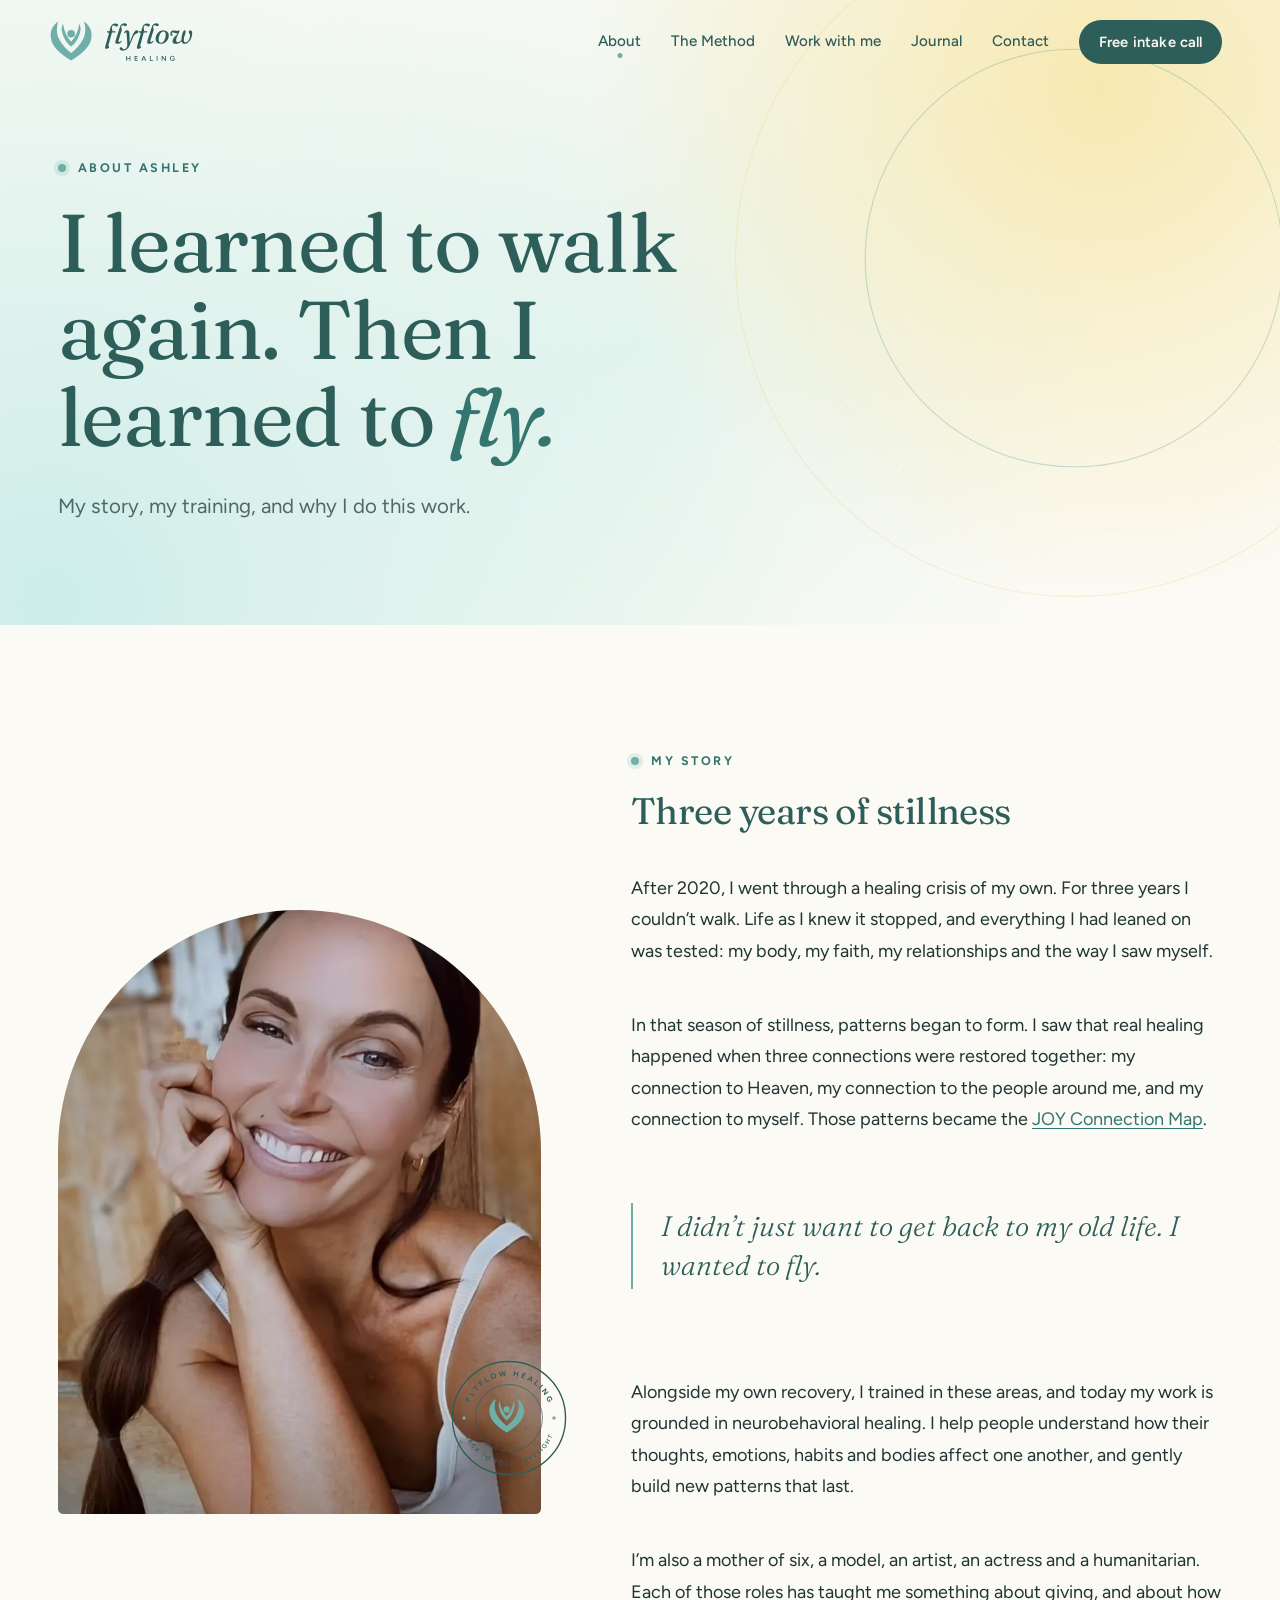
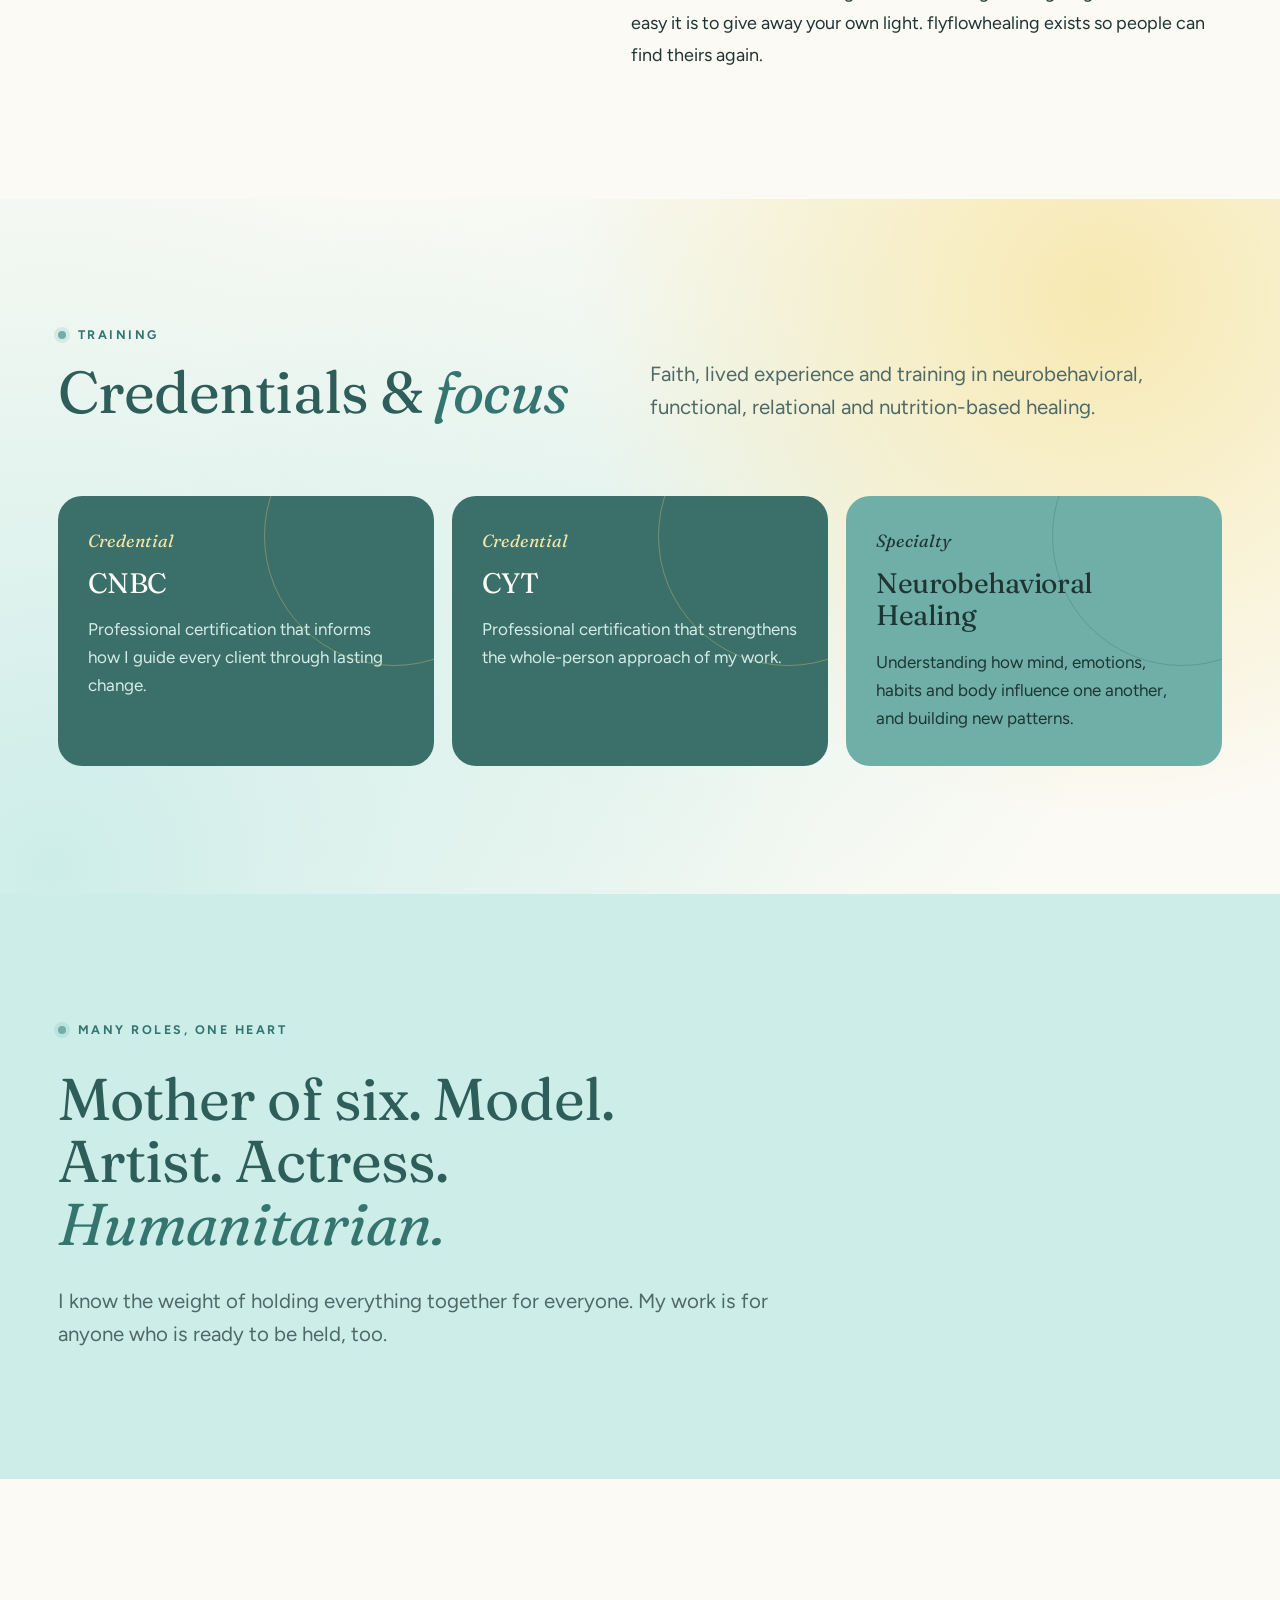
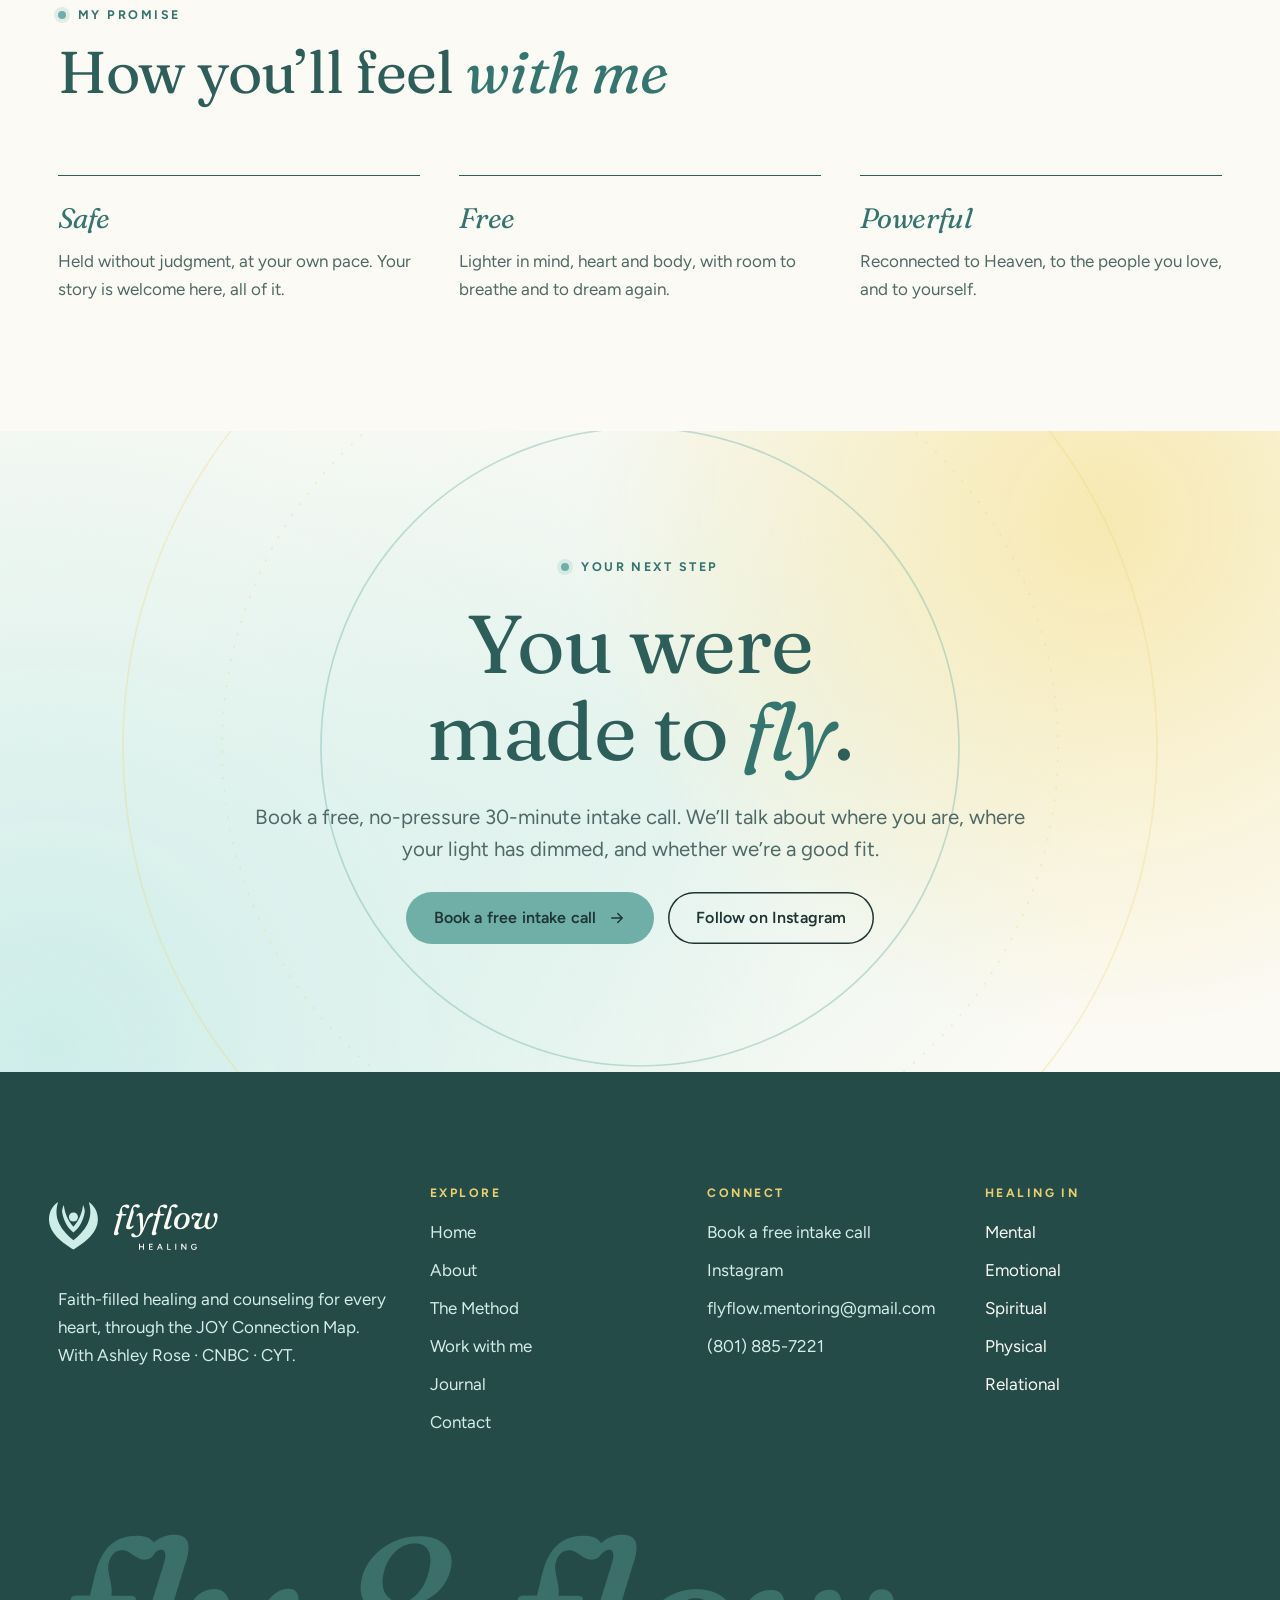
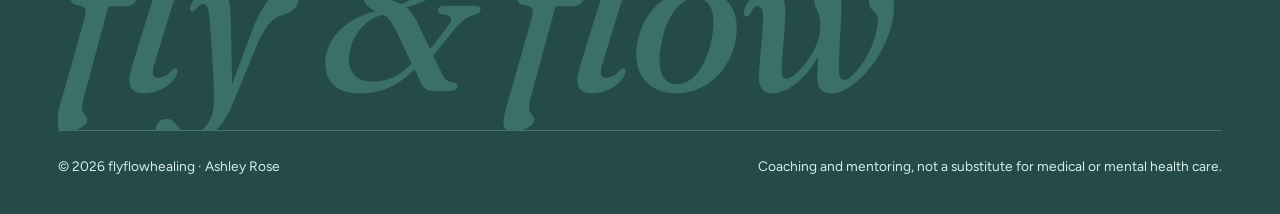
<file: about.html>
<!doctype html>
<html lang="en">
<head>
<meta charset="utf-8">
<meta name="viewport" content="width=device-width, initial-scale=1, viewport-fit=cover">
<title>About Ashley Rose | flyflowhealing</title>
<meta name="description" content="Ashley Rose is a faith-filled healing mentor, mother of six, model, artist, actress and humanitarian. After three years unable to walk, she created the JOY Connection Map.">
<link rel="canonical" href="https://flyflowhealing.vercel.app/about.html">
<meta name="theme-color" content="#cdede9">
<meta property="og:type" content="website">
<meta property="og:site_name" content="flyflowhealing">
<meta property="og:title" content="About Ashley Rose | flyflowhealing">
<meta property="og:description" content="Ashley Rose is a faith-filled healing mentor, mother of six, model, artist, actress and humanitarian. After three years unable to walk, she created the JOY Connection Map.">
<meta property="og:url" content="https://flyflowhealing.vercel.app/about.html">
<meta property="og:image" content="https://flyflowhealing.vercel.app/assets/img/og-image.jpg">
<meta property="og:image:width" content="1200"><meta property="og:image:height" content="630">
<meta name="twitter:card" content="summary_large_image">
<link rel="icon" href="favicon.ico" sizes="any">
<link rel="icon" href="assets/img/favicon.svg" type="image/svg+xml">
<link rel="apple-touch-icon" href="assets/img/apple-touch-icon.png">
<link rel="manifest" href="site.webmanifest">
<link rel="preload" href="assets/fonts/fraunces-latin-400-normal.woff2" as="font" type="font/woff2" crossorigin>
<link rel="preload" href="assets/fonts/figtree-latin-400-normal.woff2" as="font" type="font/woff2" crossorigin>

<link rel="stylesheet" href="assets/css/site.css">
<script>document.documentElement.classList.add('js')</script>
<script type="application/ld+json">{"@context": "https://schema.org", "@type": "AboutPage", "name": "About Ashley Rose", "url": "https://flyflowhealing.vercel.app/about.html", "mainEntity": {"@type": "Person", "@id": "https://flyflowhealing.vercel.app/#ashley", "name": "Ashley Rose", "jobTitle": "Founder & Neurobehavioral Healing Counselor", "worksFor": {"@id": "https://flyflowhealing.vercel.app/#business"}, "knowsAbout": ["Neurobehavioral Healing", "Faith-based mentoring", "Functional and relational healing", "Nutrition"], "image": "https://flyflowhealing.vercel.app/assets/img/ashley-smile-720.webp", "sameAs": ["https://www.instagram.com/ashrose.flyflowhealing/"]}}</script>
</head><body class="light-top">
<a class="skip" href="#main">Skip to content</a>
<header class="site-header">
  <div class="bar">
    <a class="brand" href="index.html" aria-label="flyflowhealing home">
      <img class="on-dark" src="assets/img/logo-on-dark.svg" alt="flyflowhealing" width="168" height="67">
      <img class="on-light" src="assets/img/logo-on-light.svg" alt="flyflowhealing" width="168" height="67">
    </a>
    <nav class="nav" aria-label="Main"><a href="about.html" aria-current="page">About</a><a href="method.html">The Method</a><a href="work-with-me.html">Work with me</a><a href="blog/index.html">Journal</a><a href="contact.html">Contact</a><a class="btn" href="https://calendly.com/flyflow-mentoring" target="_blank" rel="noopener" data-magnetic>Free intake call</a></nav>
    <button class="menu-btn" type="button" aria-label="Open menu" aria-expanded="false" aria-controls="mobile-menu"><span></span><span></span></button>
  </div>
</header>
<div class="mobile-menu" id="mobile-menu">
  <nav aria-label="Mobile"><a href="index.html">Home</a><a href="about.html" aria-current="page">About</a><a href="method.html">The Method</a><a href="work-with-me.html">Work with me</a><a href="blog/index.html">Journal</a><a href="contact.html">Contact</a></nav>
  <div class="meta"><a class="btn btn--love" href="https://calendly.com/flyflow-mentoring" target="_blank" rel="noopener">Book a free intake call <svg class="arrow" viewBox="0 0 24 24" fill="none" stroke="currentColor" stroke-width="2" stroke-linecap="round" stroke-linejoin="round" aria-hidden="true"><path d="M5 12h14M13 6l6 6-6 6"/></svg></a><span style="margin-top:14px">flyflow.mentoring@gmail.com</span><span>(801) 885-7221</span></div>
</div>
<main id="main"><section class="band page-hero dark">
  <div class="ring"><svg viewBox="0 0 1000 1000" aria-hidden="true" focusable="false"><circle cx="500" cy="500" r="470" fill="none" stroke="#e9cf6e" stroke-opacity="0.28" stroke-width="1.5" stroke-dasharray="none"/><circle cx="500" cy="500" r="380" fill="none" stroke="#e9cf6e" stroke-opacity="0.32" stroke-width="1.5" stroke-dasharray="2 10"/><circle cx="500" cy="500" r="290" fill="none" stroke="#6fafa8" stroke-opacity="0.4" stroke-width="1.5" stroke-dasharray="none"/></svg></div>
  <div class="wrap">
    <span class="eyebrow fade-up">About Ashley</span>
    <h1><span class="line"><span>I learned to walk again. Then I learned to <em>fly.</em></span></span></h1>
    <p class="lead fade-up d1">My story, my training, and why I do this work.</p>
  </div>
</section>
<section class="band" aria-labelledby="story-title">
  <div class="wrap split">
    <div class="arch-wrap" data-reveal="clip"><div class="arch"><img src="assets/img/ashley-smile-720.webp" srcset="assets/img/ashley-smile-720.webp 720w, assets/img/ashley-smile-1094.webp 1094w" sizes="(max-width:760px) 92vw, 45vw" alt="Ashley Rose smiling, chin resting on her hand" width="1094" height="1482" loading="lazy" decoding="async" ></div>
      <img class="seal" src="assets/img/seal.svg" alt="" width="120" height="120" loading="lazy"></div>
    <div class="text prose">
      <span class="eyebrow">My story</span>
      <h2 id="story-title" style="margin-top:0">Three years of stillness</h2>
      <p>After 2020, I went through a healing crisis of my own. For three years I couldn’t walk. Life as I knew it stopped, and everything I had leaned on was tested: my body, my faith, my relationships and the way I saw myself.</p>
      <p>In that season of stillness, patterns began to form. I saw that real healing happened when three connections were restored together: my connection to Heaven, my connection to the people around me, and my connection to myself. Those patterns became the <a href="method.html">JOY Connection Map</a>.</p>
      <blockquote>I didn’t just want to get back to my old life. I wanted to fly.</blockquote>
      <p>Alongside my own recovery, I trained in these areas, and today my work is grounded in neurobehavioral healing. I help people understand how their thoughts, emotions, habits and bodies affect one another, and gently build new patterns that last.</p>
      <p>I’m also a mother of six, a model, an artist, an actress and a humanitarian. Each of those roles has taught me something about giving, and about how easy it is to give away your own light. flyflowhealing exists so people can find theirs again.</p>
    </div>
  </div>
</section>

<section class="band dark" aria-labelledby="cred-title">
  <div class="wrap">
    <div class="sec-head"><div><span class="eyebrow">Training</span><h2 id="cred-title" data-reveal>Credentials &amp; <em>focus</em></h2></div>
      <p class="lead" data-reveal data-delay="1">Faith, lived experience and training in neurobehavioral, functional, relational and nutrition-based healing.</p></div>
    <div class="offers">
      <article class="offer" data-reveal><span class="num">Credential</span><h3>CNBC</h3><p>Professional certification that informs how I guide every client through lasting change.</p></article>
      <article class="offer" data-reveal data-delay="1"><span class="num">Credential</span><h3>CYT</h3><p>Professional certification that strengthens the whole-person approach of my work.</p></article>
      <article class="offer featured" data-reveal data-delay="2"><span class="num">Specialty</span><h3>Neurobehavioral Healing</h3><p>Understanding how mind, emotions, habits and body influence one another, and building new patterns.</p></article>
    </div>
  </div>
</section>

<section class="band rose" aria-labelledby="roles-title">
  <div class="wrap" style="display:grid;gap:30px">
    <span class="eyebrow">Many roles, one heart</span>
    <h2 id="roles-title" data-reveal style="max-width:18ch">Mother of six. Model. Artist. Actress. <em>Humanitarian.</em></h2>
    <p class="lead" data-reveal data-delay="1">I know the weight of holding everything together for everyone. My work is for anyone who is ready to be held, too.</p>
  </div>
</section>

<section class="band" aria-labelledby="promise-title">
  <div class="wrap">
    <div class="sec-head"><div><span class="eyebrow">My promise</span><h2 id="promise-title" data-reveal>How you’ll feel <em>with me</em></h2></div></div>
    <div class="steps" style="counter-reset:none">
      <div class="step nostep" data-reveal><h3><em>Safe</em></h3><p>Held without judgment, at your own pace. Your story is welcome here, all of it.</p></div>
      <div class="step nostep" data-reveal data-delay="1"><h3><em>Free</em></h3><p>Lighter in mind, heart and body, with room to breathe and to dream again.</p></div>
      <div class="step nostep" data-reveal data-delay="2"><h3><em>Powerful</em></h3><p>Reconnected to Heaven, to the people you love, and to yourself.</p></div>
    </div>
  </div>
</section>
<section class="band dark cta" aria-labelledby="cta-title">
  <div class="halo-bg"><svg viewBox="0 0 1000 1000" aria-hidden="true" focusable="false"><circle cx="500" cy="500" r="470" fill="none" stroke="#e9cf6e" stroke-opacity="0.28" stroke-width="1.5" stroke-dasharray="none"/><circle cx="500" cy="500" r="380" fill="none" stroke="#e9cf6e" stroke-opacity="0.32" stroke-width="1.5" stroke-dasharray="2 10"/><circle cx="500" cy="500" r="290" fill="none" stroke="#6fafa8" stroke-opacity="0.4" stroke-width="1.5" stroke-dasharray="none"/></svg></div>
  <div class="wrap">
    <span class="eyebrow">Your next step</span>
    <h2 id="cta-title" data-reveal>You were made to <em>fly</em>.</h2>
    <p class="lead" data-reveal data-delay="1">Book a free, no-pressure 30-minute intake call. We’ll talk about where you are, where your light has dimmed, and whether we’re a good fit.</p>
    <div class="actions" data-reveal data-delay="2" style="justify-content:center">
      <a class="btn btn--love" href="https://calendly.com/flyflow-mentoring" target="_blank" rel="noopener" data-magnetic>Book a free intake call <svg class="arrow" viewBox="0 0 24 24" fill="none" stroke="currentColor" stroke-width="2" stroke-linecap="round" stroke-linejoin="round" aria-hidden="true"><path d="M5 12h14M13 6l6 6-6 6"/></svg></a>
      <a class="btn btn--ghost" href="https://www.instagram.com/ashrose.flyflowhealing/" target="_blank" rel="noopener">Follow on Instagram</a>
    </div>
  </div>
</section></main>
<footer class="site-footer band" style="padding-block:0">
  <div class="wrap" style="padding-top:clamp(70px,9vw,120px);padding-bottom:calc(36px + env(safe-area-inset-bottom,0px))">
    <div class="foot-top">
      <div class="foot-brand">
        <img src="assets/img/logo-on-dark.svg" alt="flyflowhealing" width="200" height="80" loading="lazy" style="width:200px;margin-left:-24px">
        <p>Faith-filled healing and counseling for every heart, through the JOY Connection Map. With Ashley Rose · CNBC · CYT.</p>
      </div>
      <div><h4>Explore</h4><ul><li><a href="index.html">Home</a></li><li><a href="about.html">About</a></li><li><a href="method.html">The Method</a></li><li><a href="work-with-me.html">Work with me</a></li><li><a href="blog/index.html">Journal</a></li><li><a href="contact.html">Contact</a></li></ul></div>
      <div><h4>Connect</h4><ul>
        <li><a href="https://calendly.com/flyflow-mentoring" target="_blank" rel="noopener">Book a free intake call</a></li>
        <li><a href="https://www.instagram.com/ashrose.flyflowhealing/" target="_blank" rel="noopener">Instagram</a></li>
        <li><a href="mailto:flyflow.mentoring@gmail.com">flyflow.mentoring@gmail.com</a></li>
        <li><a href="tel:+18018857221">(801) 885-7221</a></li></ul></div>
      <div><h4>Healing in</h4><ul><li>Mental</li><li>Emotional</li><li>Spiritual</li><li>Physical</li><li>Relational</li></ul></div>
    </div>
    <div class="foot-word" aria-hidden="true">fly &amp; flow</div>
    <div class="foot-base"><span>© <span data-year>2026</span> flyflowhealing · Ashley Rose</span><span>Coaching and mentoring, not a substitute for medical or mental health care.</span></div>
  </div>
</footer>
<div class="veil" aria-hidden="true"></div>
<script src="assets/js/site.js" defer></script>
</body>
</html>
</file>
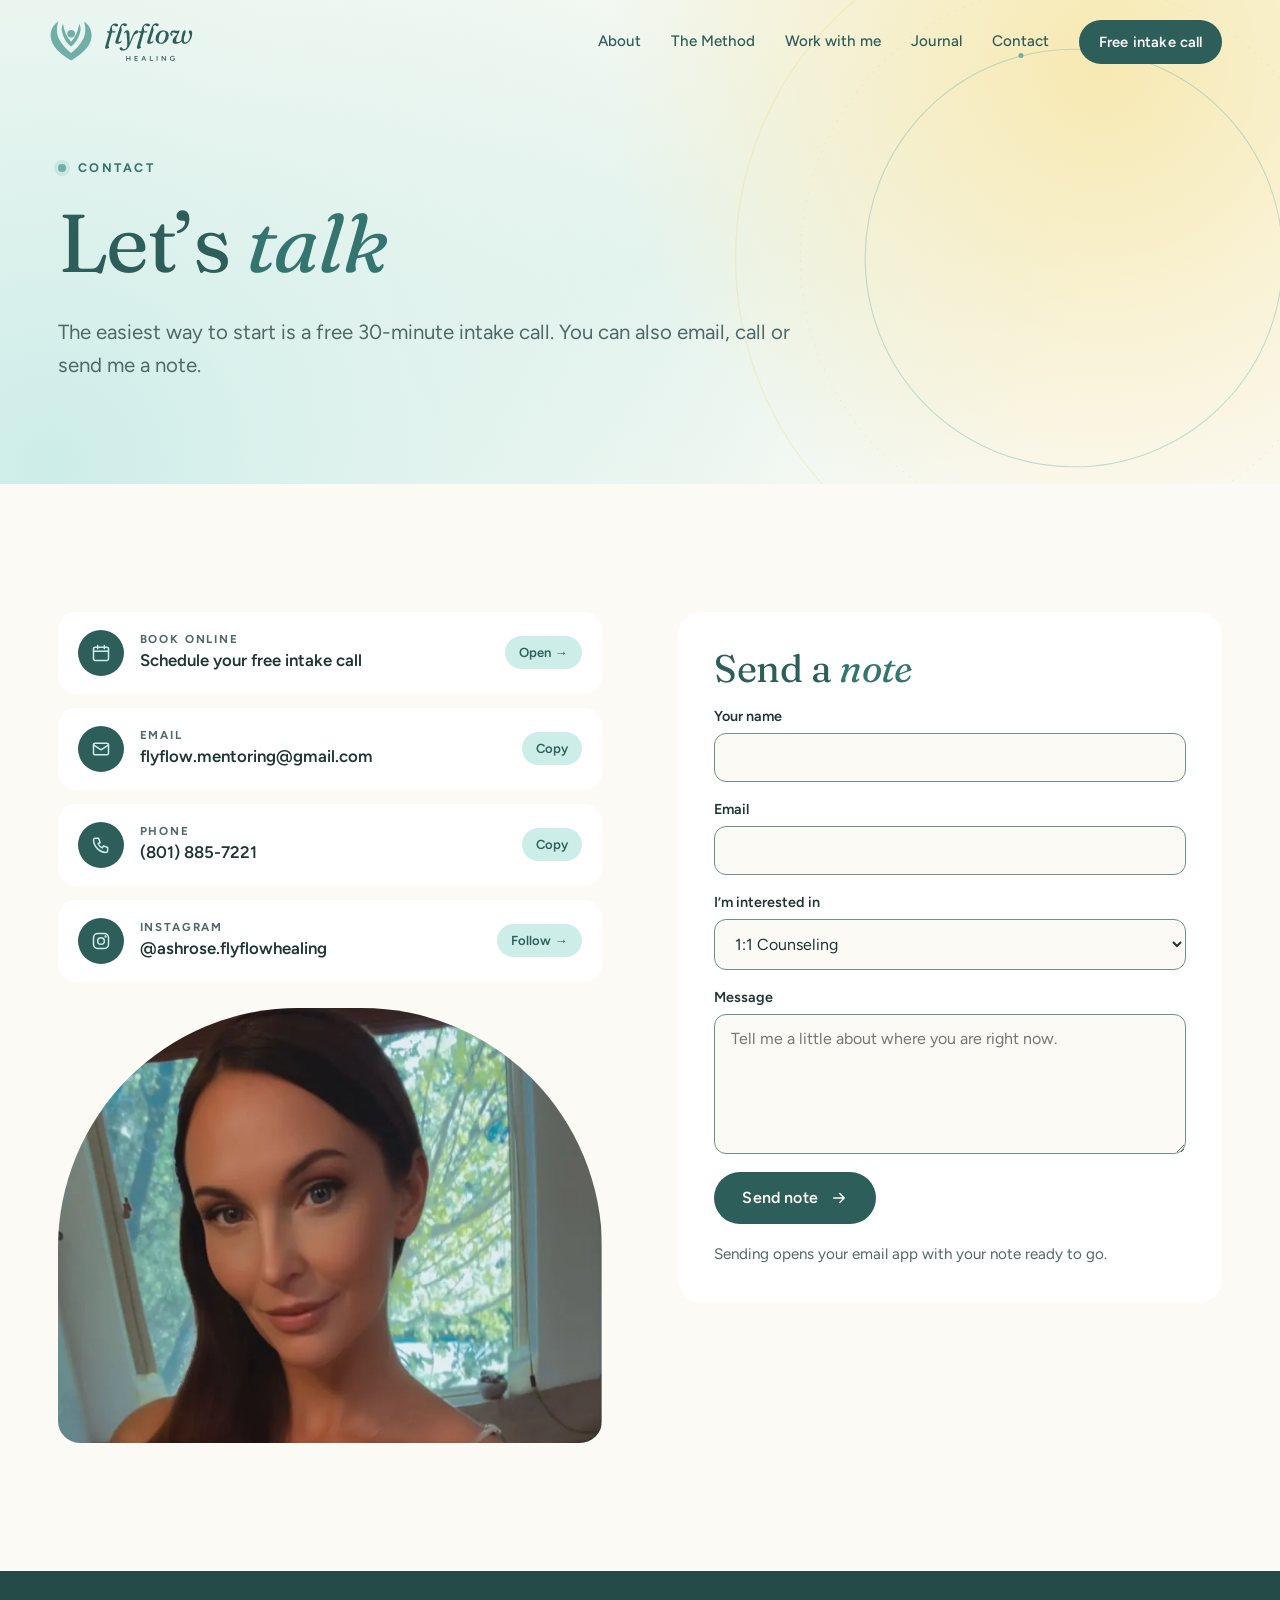
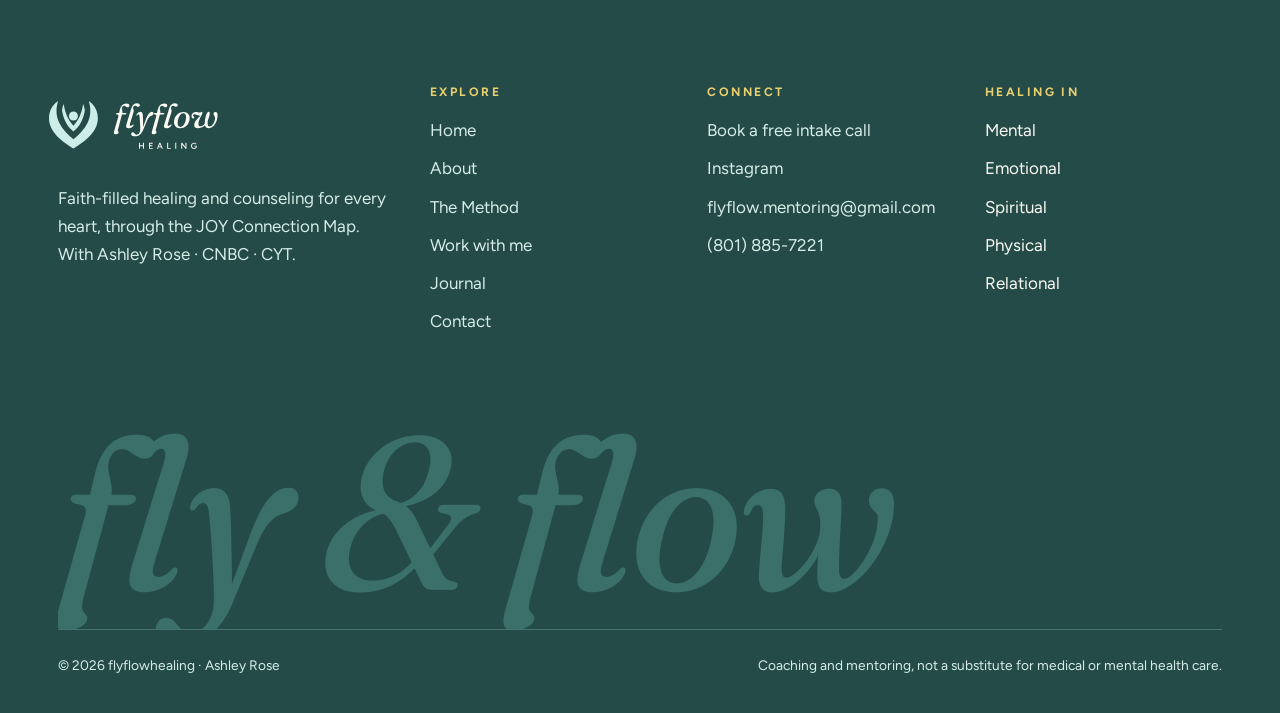
<file: contact.html>
<!doctype html>
<html lang="en">
<head>
<meta charset="utf-8">
<meta name="viewport" content="width=device-width, initial-scale=1, viewport-fit=cover">
<title>Contact Ashley Rose | flyflowhealing</title>
<meta name="description" content="Book a free intake call, email or call Ashley Rose at flyflowhealing. flyflow.mentoring@gmail.com · (801) 885-7221.">
<link rel="canonical" href="https://flyflowhealing.vercel.app/contact.html">
<meta name="theme-color" content="#cdede9">
<meta property="og:type" content="website">
<meta property="og:site_name" content="flyflowhealing">
<meta property="og:title" content="Contact Ashley Rose | flyflowhealing">
<meta property="og:description" content="Book a free intake call, email or call Ashley Rose at flyflowhealing. flyflow.mentoring@gmail.com · (801) 885-7221.">
<meta property="og:url" content="https://flyflowhealing.vercel.app/contact.html">
<meta property="og:image" content="https://flyflowhealing.vercel.app/assets/img/og-image.jpg">
<meta property="og:image:width" content="1200"><meta property="og:image:height" content="630">
<meta name="twitter:card" content="summary_large_image">
<link rel="icon" href="favicon.ico" sizes="any">
<link rel="icon" href="assets/img/favicon.svg" type="image/svg+xml">
<link rel="apple-touch-icon" href="assets/img/apple-touch-icon.png">
<link rel="manifest" href="site.webmanifest">
<link rel="preload" href="assets/fonts/fraunces-latin-400-normal.woff2" as="font" type="font/woff2" crossorigin>
<link rel="preload" href="assets/fonts/figtree-latin-400-normal.woff2" as="font" type="font/woff2" crossorigin>

<link rel="stylesheet" href="assets/css/site.css">
<script>document.documentElement.classList.add('js')</script>
<script type="application/ld+json">{"@context": "https://schema.org", "@type": "ContactPage", "name": "Contact flyflowhealing", "url": "https://flyflowhealing.vercel.app/contact.html", "mainEntity": {"@type": "ProfessionalService", "@id": "https://flyflowhealing.vercel.app/#business", "name": "flyflowhealing", "url": "https://flyflowhealing.vercel.app/", "image": "https://flyflowhealing.vercel.app/assets/img/og-image.jpg", "logo": "https://flyflowhealing.vercel.app/assets/img/icon-512.png", "description": "Faith-filled healing and counseling for everyone in five areas of life: mental, emotional, spiritual, physical and relational, through the JOY Connection Map.", "email": "flyflow.mentoring@gmail.com", "telephone": "+1-801-885-7221", "areaServed": "US", "founder": {"@id": "https://flyflowhealing.vercel.app/#ashley"}, "sameAs": ["https://www.instagram.com/ashrose.flyflowhealing/"]}}</script>
</head><body class="light-top">
<a class="skip" href="#main">Skip to content</a>
<header class="site-header">
  <div class="bar">
    <a class="brand" href="index.html" aria-label="flyflowhealing home">
      <img class="on-dark" src="assets/img/logo-on-dark.svg" alt="flyflowhealing" width="168" height="67">
      <img class="on-light" src="assets/img/logo-on-light.svg" alt="flyflowhealing" width="168" height="67">
    </a>
    <nav class="nav" aria-label="Main"><a href="about.html">About</a><a href="method.html">The Method</a><a href="work-with-me.html">Work with me</a><a href="blog/index.html">Journal</a><a href="contact.html" aria-current="page">Contact</a><a class="btn" href="https://calendly.com/flyflow-mentoring" target="_blank" rel="noopener" data-magnetic>Free intake call</a></nav>
    <button class="menu-btn" type="button" aria-label="Open menu" aria-expanded="false" aria-controls="mobile-menu"><span></span><span></span></button>
  </div>
</header>
<div class="mobile-menu" id="mobile-menu">
  <nav aria-label="Mobile"><a href="index.html">Home</a><a href="about.html">About</a><a href="method.html">The Method</a><a href="work-with-me.html">Work with me</a><a href="blog/index.html">Journal</a><a href="contact.html" aria-current="page">Contact</a></nav>
  <div class="meta"><a class="btn btn--love" href="https://calendly.com/flyflow-mentoring" target="_blank" rel="noopener">Book a free intake call <svg class="arrow" viewBox="0 0 24 24" fill="none" stroke="currentColor" stroke-width="2" stroke-linecap="round" stroke-linejoin="round" aria-hidden="true"><path d="M5 12h14M13 6l6 6-6 6"/></svg></a><span style="margin-top:14px">flyflow.mentoring@gmail.com</span><span>(801) 885-7221</span></div>
</div>
<main id="main"><section class="band page-hero dark">
  <div class="ring"><svg viewBox="0 0 1000 1000" aria-hidden="true" focusable="false"><circle cx="500" cy="500" r="470" fill="none" stroke="#e9cf6e" stroke-opacity="0.28" stroke-width="1.5" stroke-dasharray="none"/><circle cx="500" cy="500" r="380" fill="none" stroke="#e9cf6e" stroke-opacity="0.32" stroke-width="1.5" stroke-dasharray="2 10"/><circle cx="500" cy="500" r="290" fill="none" stroke="#6fafa8" stroke-opacity="0.4" stroke-width="1.5" stroke-dasharray="none"/></svg></div>
  <div class="wrap">
    <span class="eyebrow fade-up">Contact</span>
    <h1><span class="line"><span>Let’s <em>talk</em></span></span></h1>
    <p class="lead fade-up d1">The easiest way to start is a free 30-minute intake call. You can also email, call or send me a note.</p>
  </div>
</section>
<section class="band" aria-label="Ways to reach Ashley">
  <div class="wrap contact-grid">
    <div style="display:grid;gap:26px">
      <div class="c-list">
        <a class="c-item" href="https://calendly.com/flyflow-mentoring" target="_blank" rel="noopener" data-reveal><span class="ic"><svg viewBox="0 0 24 24" aria-hidden="true"><rect x="3" y="5" width="18" height="16" rx="2"/><path d="M3 10h18M8 3v4M16 3v4"/></svg></span><span><small>Book online</small><b>Schedule your free intake call</b></span><span class="copy" aria-hidden="true">Open →</span></a>
        <div class="c-item" data-reveal data-delay="1"><span class="ic"><svg viewBox="0 0 24 24" aria-hidden="true"><rect x="3" y="5" width="18" height="14" rx="2"/><path d="M3 7l9 6 9-6"/></svg></span><span><small>Email</small><b><a class="link" href="mailto:flyflow.mentoring@gmail.com">flyflow.mentoring@gmail.com</a></b></span><button class="copy" type="button" data-copy="flyflow.mentoring@gmail.com">Copy</button></div>
        <div class="c-item" data-reveal data-delay="2"><span class="ic"><svg viewBox="0 0 24 24" aria-hidden="true"><path d="M5 4h4l2 5-2.5 1.5a11 11 0 0 0 5 5L15 13l5 2v4a2 2 0 0 1-2 2A16 16 0 0 1 3 6a2 2 0 0 1 2-2"/></svg></span><span><small>Phone</small><b><a class="link" href="tel:+18018857221">(801) 885-7221</a></b></span><button class="copy" type="button" data-copy="(801) 885-7221">Copy</button></div>
        <a class="c-item" href="https://www.instagram.com/ashrose.flyflowhealing/" target="_blank" rel="noopener" data-reveal data-delay="3"><span class="ic"><svg viewBox="0 0 24 24" aria-hidden="true"><rect x="3" y="3" width="18" height="18" rx="5"/><circle cx="12" cy="12" r="4"/><circle cx="17.5" cy="6.5" r=".6"/></svg></span><span><small>Instagram</small><b>@ashrose.flyflowhealing</b></span><span class="copy" aria-hidden="true">Follow →</span></a>
      </div>
      <div class="arch" style="aspect-ratio:5/4;border-radius:240px 240px 22px 22px" data-reveal="clip"><img src="assets/img/ashley-selfie-720.webp" srcset="assets/img/ashley-selfie-720.webp 720w, assets/img/ashley-selfie-1200.webp 1200w" sizes="(max-width:760px) 92vw, 45vw" alt="Ashley Rose smiling softly by a sunny window" width="1200" height="2133" loading="lazy" decoding="async" style="object-position:50% 22%"></div>
    </div>
    <form class="note" novalidate data-reveal data-delay="1">
      <h2 style="font-size:clamp(1.8rem,3vw,2.4rem)">Send a <em>note</em></h2>
      <div class="field"><label for="name">Your name</label><input id="name" name="name" autocomplete="name" required></div>
      <div class="field"><label for="email">Email</label><input id="email" name="email" type="email" autocomplete="email" required></div>
      <div class="field"><label for="topic">I’m interested in</label><select id="topic" name="topic"><option>1:1 Counseling</option><option>Lovelight Circles</option><option>Retreats &amp; Courses</option><option>Speaking or partnership</option><option>Something else</option></select></div>
      <div class="field"><label for="message">Message</label><textarea id="message" name="message" required placeholder="Tell me a little about where you are right now."></textarea></div>
      <button class="btn" type="submit" data-magnetic style="justify-self:start">Send note <svg class="arrow" viewBox="0 0 24 24" fill="none" stroke="currentColor" stroke-width="2" stroke-linecap="round" stroke-linejoin="round" aria-hidden="true"><path d="M5 12h14M13 6l6 6-6 6"/></svg></button>
      <p class="form-msg" role="status" aria-live="polite">Sending opens your email app with your note ready to go.</p>
    </form>
  </div>
</section>
</main>
<footer class="site-footer band" style="padding-block:0">
  <div class="wrap" style="padding-top:clamp(70px,9vw,120px);padding-bottom:calc(36px + env(safe-area-inset-bottom,0px))">
    <div class="foot-top">
      <div class="foot-brand">
        <img src="assets/img/logo-on-dark.svg" alt="flyflowhealing" width="200" height="80" loading="lazy" style="width:200px;margin-left:-24px">
        <p>Faith-filled healing and counseling for every heart, through the JOY Connection Map. With Ashley Rose · CNBC · CYT.</p>
      </div>
      <div><h4>Explore</h4><ul><li><a href="index.html">Home</a></li><li><a href="about.html">About</a></li><li><a href="method.html">The Method</a></li><li><a href="work-with-me.html">Work with me</a></li><li><a href="blog/index.html">Journal</a></li><li><a href="contact.html">Contact</a></li></ul></div>
      <div><h4>Connect</h4><ul>
        <li><a href="https://calendly.com/flyflow-mentoring" target="_blank" rel="noopener">Book a free intake call</a></li>
        <li><a href="https://www.instagram.com/ashrose.flyflowhealing/" target="_blank" rel="noopener">Instagram</a></li>
        <li><a href="mailto:flyflow.mentoring@gmail.com">flyflow.mentoring@gmail.com</a></li>
        <li><a href="tel:+18018857221">(801) 885-7221</a></li></ul></div>
      <div><h4>Healing in</h4><ul><li>Mental</li><li>Emotional</li><li>Spiritual</li><li>Physical</li><li>Relational</li></ul></div>
    </div>
    <div class="foot-word" aria-hidden="true">fly &amp; flow</div>
    <div class="foot-base"><span>© <span data-year>2026</span> flyflowhealing · Ashley Rose</span><span>Coaching and mentoring, not a substitute for medical or mental health care.</span></div>
  </div>
</footer>
<div class="veil" aria-hidden="true"></div>
<script src="assets/js/site.js" defer></script>
</body>
</html>
</file>
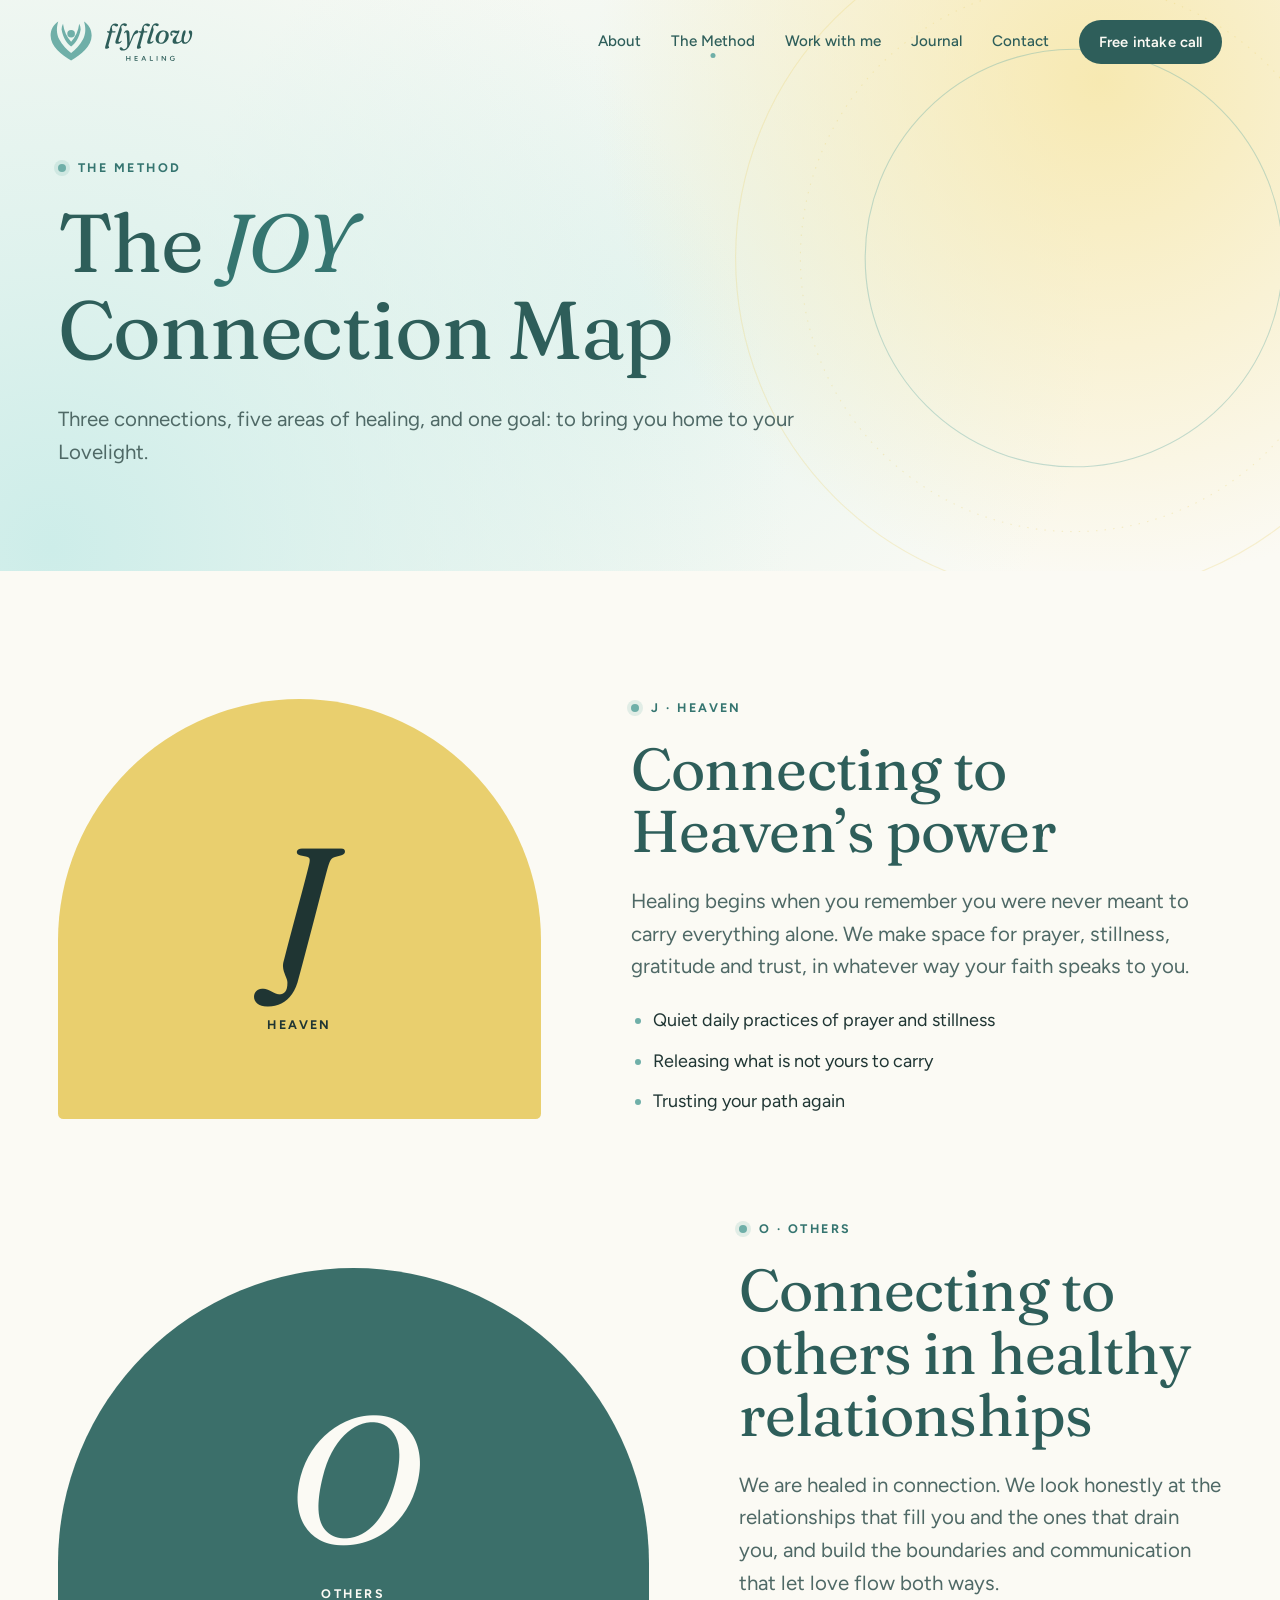
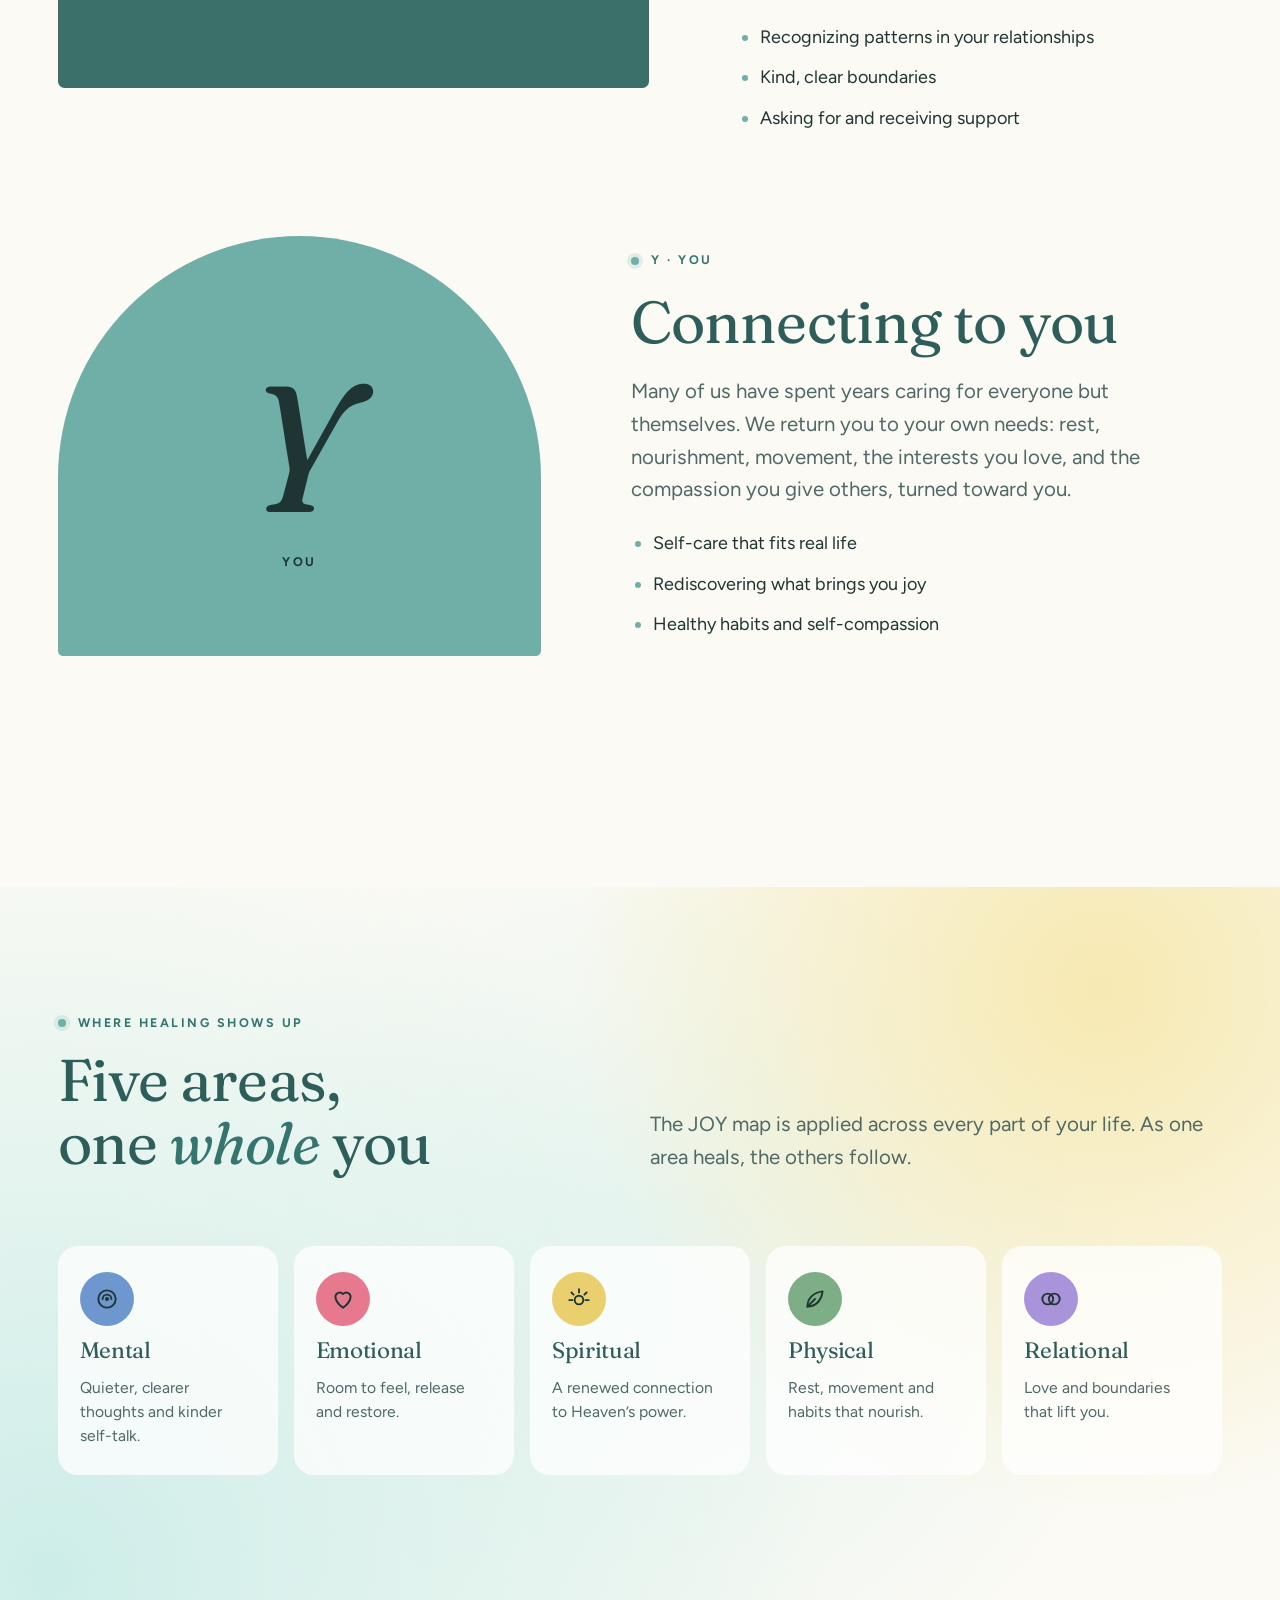
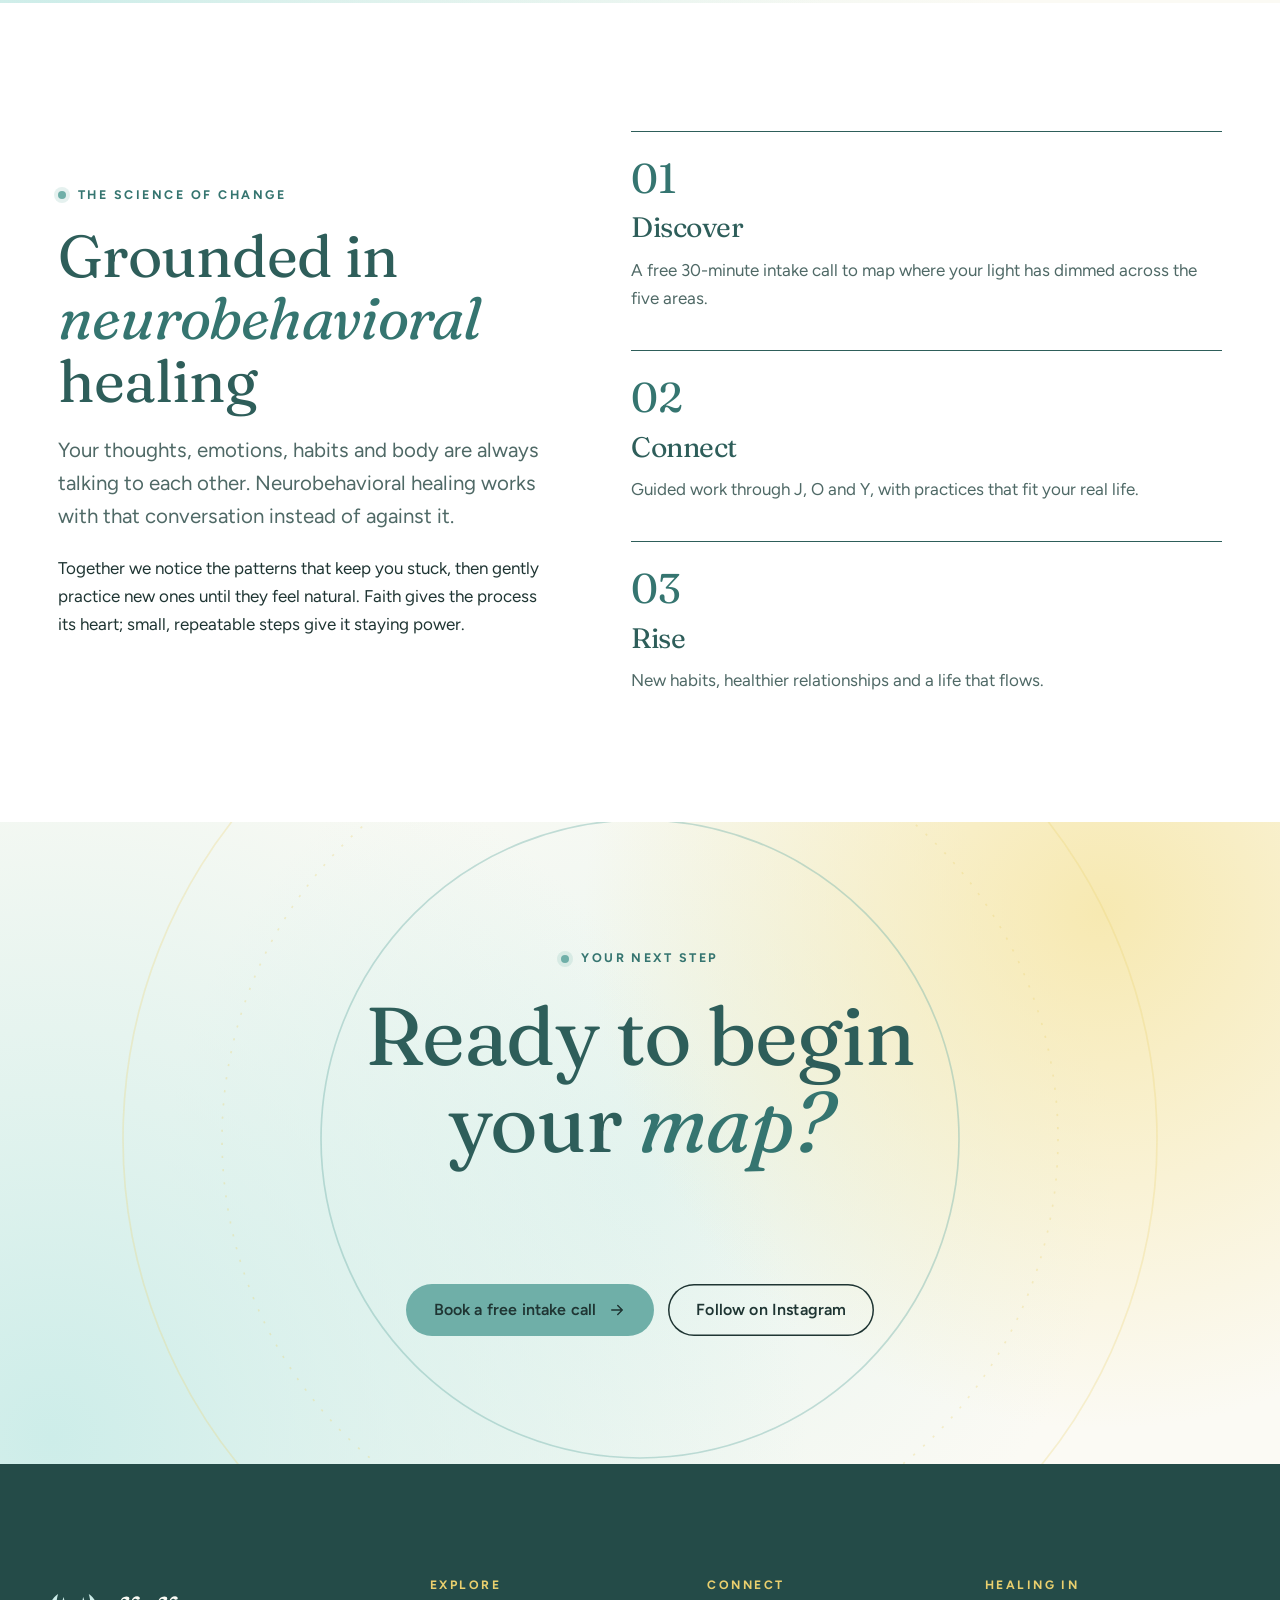
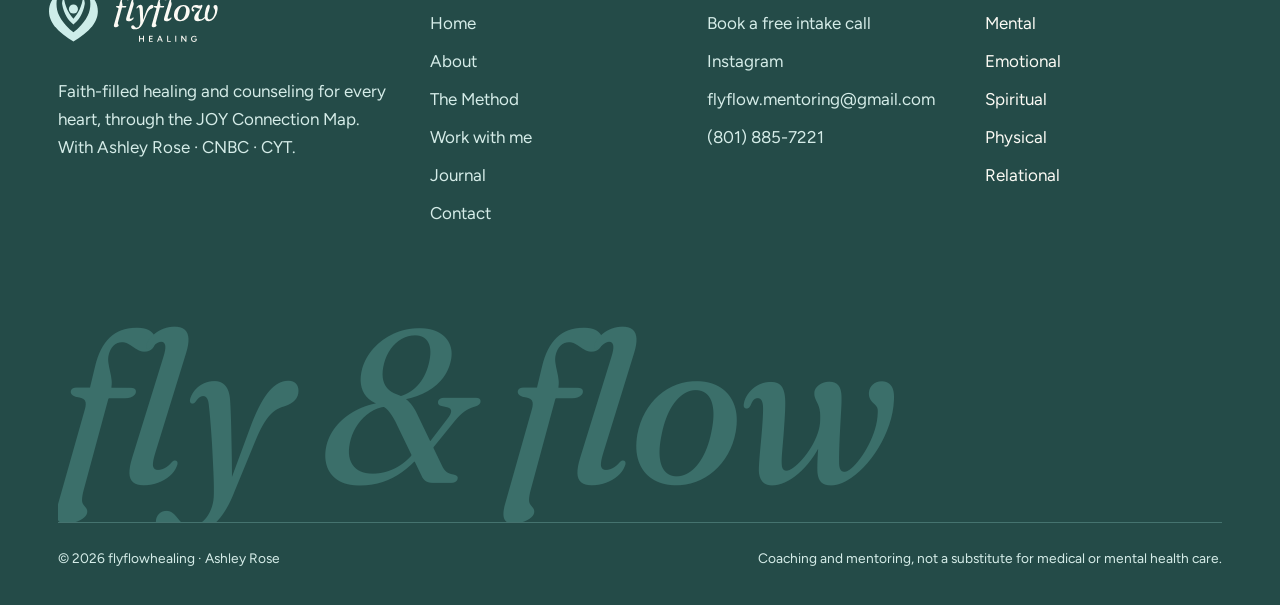
<file: method.html>
<!doctype html>
<html lang="en">
<head>
<meta charset="utf-8">
<meta name="viewport" content="width=device-width, initial-scale=1, viewport-fit=cover">
<title>The JOY Connection Map | flyflowhealing</title>
<meta name="description" content="The JOY Connection Map: reconnect to Heaven’s power, to others and to yourself, and heal in five areas of life. The faith-filled method created by Ashley Rose.">
<link rel="canonical" href="https://flyflowhealing.vercel.app/method.html">
<meta name="theme-color" content="#cdede9">
<meta property="og:type" content="website">
<meta property="og:site_name" content="flyflowhealing">
<meta property="og:title" content="The JOY Connection Map | flyflowhealing">
<meta property="og:description" content="The JOY Connection Map: reconnect to Heaven’s power, to others and to yourself, and heal in five areas of life. The faith-filled method created by Ashley Rose.">
<meta property="og:url" content="https://flyflowhealing.vercel.app/method.html">
<meta property="og:image" content="https://flyflowhealing.vercel.app/assets/img/og-image.jpg">
<meta property="og:image:width" content="1200"><meta property="og:image:height" content="630">
<meta name="twitter:card" content="summary_large_image">
<link rel="icon" href="favicon.ico" sizes="any">
<link rel="icon" href="assets/img/favicon.svg" type="image/svg+xml">
<link rel="apple-touch-icon" href="assets/img/apple-touch-icon.png">
<link rel="manifest" href="site.webmanifest">
<link rel="preload" href="assets/fonts/fraunces-latin-400-normal.woff2" as="font" type="font/woff2" crossorigin>
<link rel="preload" href="assets/fonts/figtree-latin-400-normal.woff2" as="font" type="font/woff2" crossorigin>

<link rel="stylesheet" href="assets/css/site.css">
<script>document.documentElement.classList.add('js')</script>
<script type="application/ld+json">{"@context": "https://schema.org", "@type": "WebPage", "name": "The JOY Connection Map", "url": "https://flyflowhealing.vercel.app/method.html", "about": "Faith-filled healing method for everyone"}</script>
</head><body class="light-top">
<a class="skip" href="#main">Skip to content</a>
<header class="site-header">
  <div class="bar">
    <a class="brand" href="index.html" aria-label="flyflowhealing home">
      <img class="on-dark" src="assets/img/logo-on-dark.svg" alt="flyflowhealing" width="168" height="67">
      <img class="on-light" src="assets/img/logo-on-light.svg" alt="flyflowhealing" width="168" height="67">
    </a>
    <nav class="nav" aria-label="Main"><a href="about.html">About</a><a href="method.html" aria-current="page">The Method</a><a href="work-with-me.html">Work with me</a><a href="blog/index.html">Journal</a><a href="contact.html">Contact</a><a class="btn" href="https://calendly.com/flyflow-mentoring" target="_blank" rel="noopener" data-magnetic>Free intake call</a></nav>
    <button class="menu-btn" type="button" aria-label="Open menu" aria-expanded="false" aria-controls="mobile-menu"><span></span><span></span></button>
  </div>
</header>
<div class="mobile-menu" id="mobile-menu">
  <nav aria-label="Mobile"><a href="index.html">Home</a><a href="about.html">About</a><a href="method.html" aria-current="page">The Method</a><a href="work-with-me.html">Work with me</a><a href="blog/index.html">Journal</a><a href="contact.html">Contact</a></nav>
  <div class="meta"><a class="btn btn--love" href="https://calendly.com/flyflow-mentoring" target="_blank" rel="noopener">Book a free intake call <svg class="arrow" viewBox="0 0 24 24" fill="none" stroke="currentColor" stroke-width="2" stroke-linecap="round" stroke-linejoin="round" aria-hidden="true"><path d="M5 12h14M13 6l6 6-6 6"/></svg></a><span style="margin-top:14px">flyflow.mentoring@gmail.com</span><span>(801) 885-7221</span></div>
</div>
<main id="main"><section class="band page-hero dark">
  <div class="ring"><svg viewBox="0 0 1000 1000" aria-hidden="true" focusable="false"><circle cx="500" cy="500" r="470" fill="none" stroke="#e9cf6e" stroke-opacity="0.28" stroke-width="1.5" stroke-dasharray="none"/><circle cx="500" cy="500" r="380" fill="none" stroke="#e9cf6e" stroke-opacity="0.32" stroke-width="1.5" stroke-dasharray="2 10"/><circle cx="500" cy="500" r="290" fill="none" stroke="#6fafa8" stroke-opacity="0.4" stroke-width="1.5" stroke-dasharray="none"/></svg></div>
  <div class="wrap">
    <span class="eyebrow fade-up">The method</span>
    <h1><span class="line"><span>The <em>JOY</em> Connection Map</span></span></h1>
    <p class="lead fade-up d1">Three connections, five areas of healing, and one goal: to bring you home to your Lovelight.</p>
  </div>
</section>
<section class="band" aria-label="The three connections"><div class="wrap"><div class="split" style="margin-bottom:clamp(60px,8vw,110px)">
  <article class="joy-card joy-j" data-reveal style="min-height:420px;display:grid;place-content:center"><span class="letter" style="font-size:clamp(7rem,14vw,12rem)">J</span><span class="tag">Heaven</span></article>
  <div class="text"><span class="eyebrow">J · Heaven</span><h2 data-reveal>Connecting to Heaven’s power</h2><p class="lead" data-reveal data-delay="1">Healing begins when you remember you were never meant to carry everything alone. We make space for prayer, stillness, gratitude and trust, in whatever way your faith speaks to you.</p>
  <ul class="prose" data-reveal data-delay="2" style="padding-left:1.2em;margin:0"><li>Quiet daily practices of prayer and stillness</li><li>Releasing what is not yours to carry</li><li>Trusting your path again</li></ul></div>
</div><div class="split rev" style="margin-bottom:clamp(60px,8vw,110px)">
  <article class="joy-card joy-o" data-reveal style="min-height:420px;display:grid;place-content:center"><span class="letter" style="font-size:clamp(7rem,14vw,12rem)">O</span><span class="tag">Others</span></article>
  <div class="text"><span class="eyebrow">O · Others</span><h2 data-reveal>Connecting to others in healthy relationships</h2><p class="lead" data-reveal data-delay="1">We are healed in connection. We look honestly at the relationships that fill you and the ones that drain you, and build the boundaries and communication that let love flow both ways.</p>
  <ul class="prose" data-reveal data-delay="2" style="padding-left:1.2em;margin:0"><li>Recognizing patterns in your relationships</li><li>Kind, clear boundaries</li><li>Asking for and receiving support</li></ul></div>
</div><div class="split" style="margin-bottom:clamp(60px,8vw,110px)">
  <article class="joy-card joy-y" data-reveal style="min-height:420px;display:grid;place-content:center"><span class="letter" style="font-size:clamp(7rem,14vw,12rem)">Y</span><span class="tag">You</span></article>
  <div class="text"><span class="eyebrow">Y · You</span><h2 data-reveal>Connecting to you</h2><p class="lead" data-reveal data-delay="1">Many of us have spent years caring for everyone but themselves. We return you to your own needs: rest, nourishment, movement, the interests you love, and the compassion you give others, turned toward you.</p>
  <ul class="prose" data-reveal data-delay="2" style="padding-left:1.2em;margin:0"><li>Self-care that fits real life</li><li>Rediscovering what brings you joy</li><li>Healthy habits and self-compassion</li></ul></div>
</div></div></section>
<section class="band dark" aria-labelledby="m-areas">
  <div class="wrap">
    <div class="sec-head"><div><span class="eyebrow">Where healing shows up</span><h2 id="m-areas" data-reveal>Five areas, one <em>whole</em> you</h2></div>
      <p class="lead" data-reveal data-delay="1">The JOY map is applied across every part of your life. As one area heals, the others follow.</p></div>
    <div class="areas"><article class="area" data-reveal data-delay="0"><span class="dot" style="background:var(--mental)"><svg viewBox="0 0 24 24" aria-hidden="true"><circle cx="12" cy="12" r="8"/><path d="M8 12a4 4 0 0 1 8 0"/><circle cx="12" cy="12" r="1"/></svg></span><h3>Mental</h3><p>Quieter, clearer thoughts and kinder self-talk.</p></article><article class="area" data-reveal data-delay="1"><span class="dot" style="background:var(--emotional)"><svg viewBox="0 0 24 24" aria-hidden="true"><path d="M12 20s-7-4.4-7-10a4 4 0 0 1 7-2.6A4 4 0 0 1 19 10c0 5.6-7 10-7 10z"/></svg></span><h3>Emotional</h3><p>Room to feel, release and restore.</p></article><article class="area" data-reveal data-delay="2"><span class="dot" style="background:var(--spiritual)"><svg viewBox="0 0 24 24" aria-hidden="true"><circle cx="12" cy="13" r="4"/><path d="M12 3v3M5 6l2 2M19 6l-2 2M3 13h3M18 13h3"/></svg></span><h3>Spiritual</h3><p>A renewed connection to Heaven’s power.</p></article><article class="area" data-reveal data-delay="3"><span class="dot" style="background:var(--physical)"><svg viewBox="0 0 24 24" aria-hidden="true"><path d="M5 19c0-8 6-13 14-14-1 8-6 14-14 14z"/><path d="M5 19l7-7"/></svg></span><h3>Physical</h3><p>Rest, movement and habits that nourish.</p></article><article class="area" data-reveal data-delay="4"><span class="dot" style="background:var(--relational)"><svg viewBox="0 0 24 24" aria-hidden="true"><circle cx="9" cy="12" r="5"/><circle cx="15" cy="12" r="5"/></svg></span><h3>Relational</h3><p>Love and boundaries that lift you.</p></article></div>
  </div>
</section>
<section class="band paper" aria-labelledby="nb-title">
  <div class="wrap split">
    <div class="text"><span class="eyebrow">The science of change</span><h2 id="nb-title" data-reveal>Grounded in <em>neurobehavioral</em> healing</h2>
      <p class="lead" data-reveal data-delay="1">Your thoughts, emotions, habits and body are always talking to each other. Neurobehavioral healing works with that conversation instead of against it.</p>
      <p data-reveal data-delay="2">Together we notice the patterns that keep you stuck, then gently practice new ones until they feel natural. Faith gives the process its heart; small, repeatable steps give it staying power.</p></div>
    <div>
      <div class="steps" style="grid-template-columns:1fr">
        <div class="step" data-reveal><h3>Discover</h3><p>A free 30-minute intake call to map where your light has dimmed across the five areas.</p></div>
        <div class="step" data-reveal data-delay="1"><h3>Connect</h3><p>Guided work through J, O and Y, with practices that fit your real life.</p></div>
        <div class="step" data-reveal data-delay="2"><h3>Rise</h3><p>New habits, healthier relationships and a life that flows.</p></div>
      </div>
    </div>
  </div>
</section>
<section class="band dark cta" aria-labelledby="cta-title">
  <div class="halo-bg"><svg viewBox="0 0 1000 1000" aria-hidden="true" focusable="false"><circle cx="500" cy="500" r="470" fill="none" stroke="#e9cf6e" stroke-opacity="0.28" stroke-width="1.5" stroke-dasharray="none"/><circle cx="500" cy="500" r="380" fill="none" stroke="#e9cf6e" stroke-opacity="0.32" stroke-width="1.5" stroke-dasharray="2 10"/><circle cx="500" cy="500" r="290" fill="none" stroke="#6fafa8" stroke-opacity="0.4" stroke-width="1.5" stroke-dasharray="none"/></svg></div>
  <div class="wrap">
    <span class="eyebrow">Your next step</span>
    <h2 id="cta-title" data-reveal>Ready to begin your <em>map?</em></h2>
    <p class="lead" data-reveal data-delay="1">Book a free, no-pressure 30-minute intake call. We’ll talk about where you are, where your light has dimmed, and whether we’re a good fit.</p>
    <div class="actions" data-reveal data-delay="2" style="justify-content:center">
      <a class="btn btn--love" href="https://calendly.com/flyflow-mentoring" target="_blank" rel="noopener" data-magnetic>Book a free intake call <svg class="arrow" viewBox="0 0 24 24" fill="none" stroke="currentColor" stroke-width="2" stroke-linecap="round" stroke-linejoin="round" aria-hidden="true"><path d="M5 12h14M13 6l6 6-6 6"/></svg></a>
      <a class="btn btn--ghost" href="https://www.instagram.com/ashrose.flyflowhealing/" target="_blank" rel="noopener">Follow on Instagram</a>
    </div>
  </div>
</section></main>
<footer class="site-footer band" style="padding-block:0">
  <div class="wrap" style="padding-top:clamp(70px,9vw,120px);padding-bottom:calc(36px + env(safe-area-inset-bottom,0px))">
    <div class="foot-top">
      <div class="foot-brand">
        <img src="assets/img/logo-on-dark.svg" alt="flyflowhealing" width="200" height="80" loading="lazy" style="width:200px;margin-left:-24px">
        <p>Faith-filled healing and counseling for every heart, through the JOY Connection Map. With Ashley Rose · CNBC · CYT.</p>
      </div>
      <div><h4>Explore</h4><ul><li><a href="index.html">Home</a></li><li><a href="about.html">About</a></li><li><a href="method.html">The Method</a></li><li><a href="work-with-me.html">Work with me</a></li><li><a href="blog/index.html">Journal</a></li><li><a href="contact.html">Contact</a></li></ul></div>
      <div><h4>Connect</h4><ul>
        <li><a href="https://calendly.com/flyflow-mentoring" target="_blank" rel="noopener">Book a free intake call</a></li>
        <li><a href="https://www.instagram.com/ashrose.flyflowhealing/" target="_blank" rel="noopener">Instagram</a></li>
        <li><a href="mailto:flyflow.mentoring@gmail.com">flyflow.mentoring@gmail.com</a></li>
        <li><a href="tel:+18018857221">(801) 885-7221</a></li></ul></div>
      <div><h4>Healing in</h4><ul><li>Mental</li><li>Emotional</li><li>Spiritual</li><li>Physical</li><li>Relational</li></ul></div>
    </div>
    <div class="foot-word" aria-hidden="true">fly &amp; flow</div>
    <div class="foot-base"><span>© <span data-year>2026</span> flyflowhealing · Ashley Rose</span><span>Coaching and mentoring, not a substitute for medical or mental health care.</span></div>
  </div>
</footer>
<div class="veil" aria-hidden="true"></div>
<script src="assets/js/site.js" defer></script>
</body>
</html>
</file>
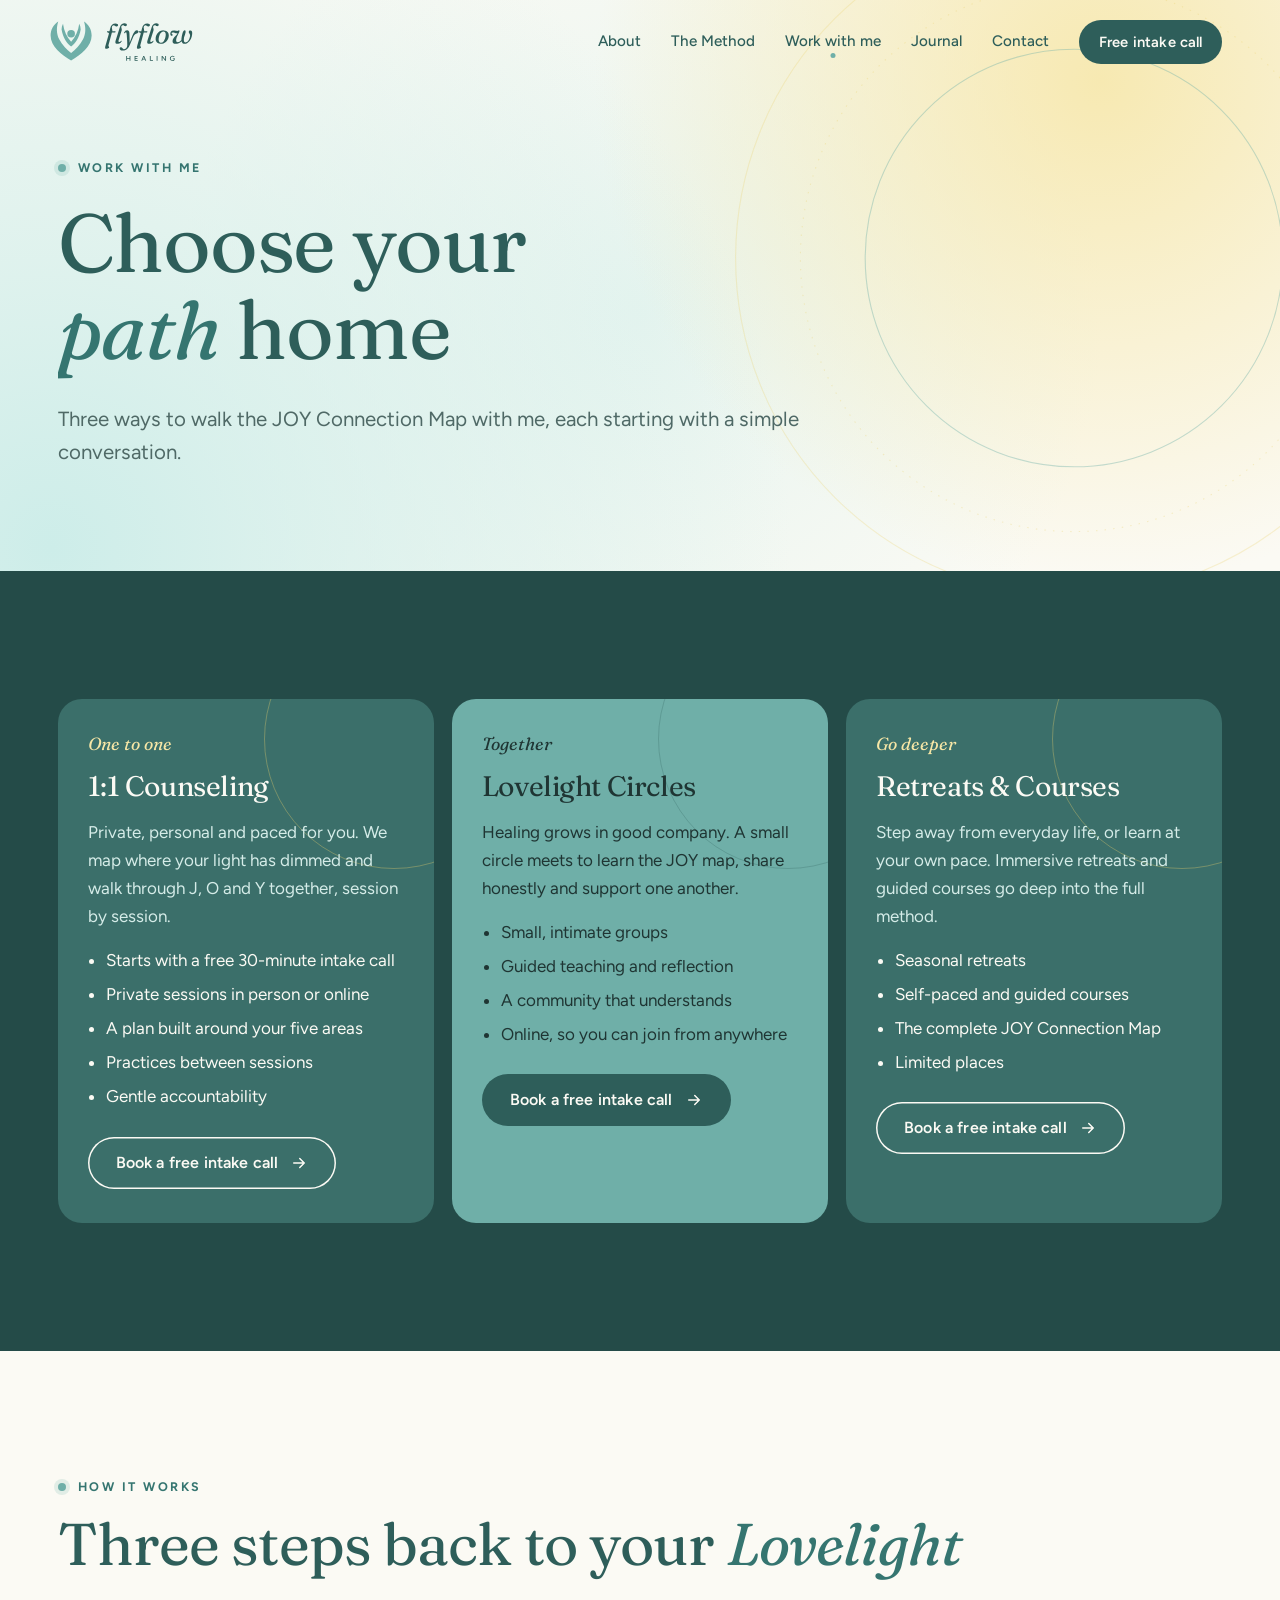
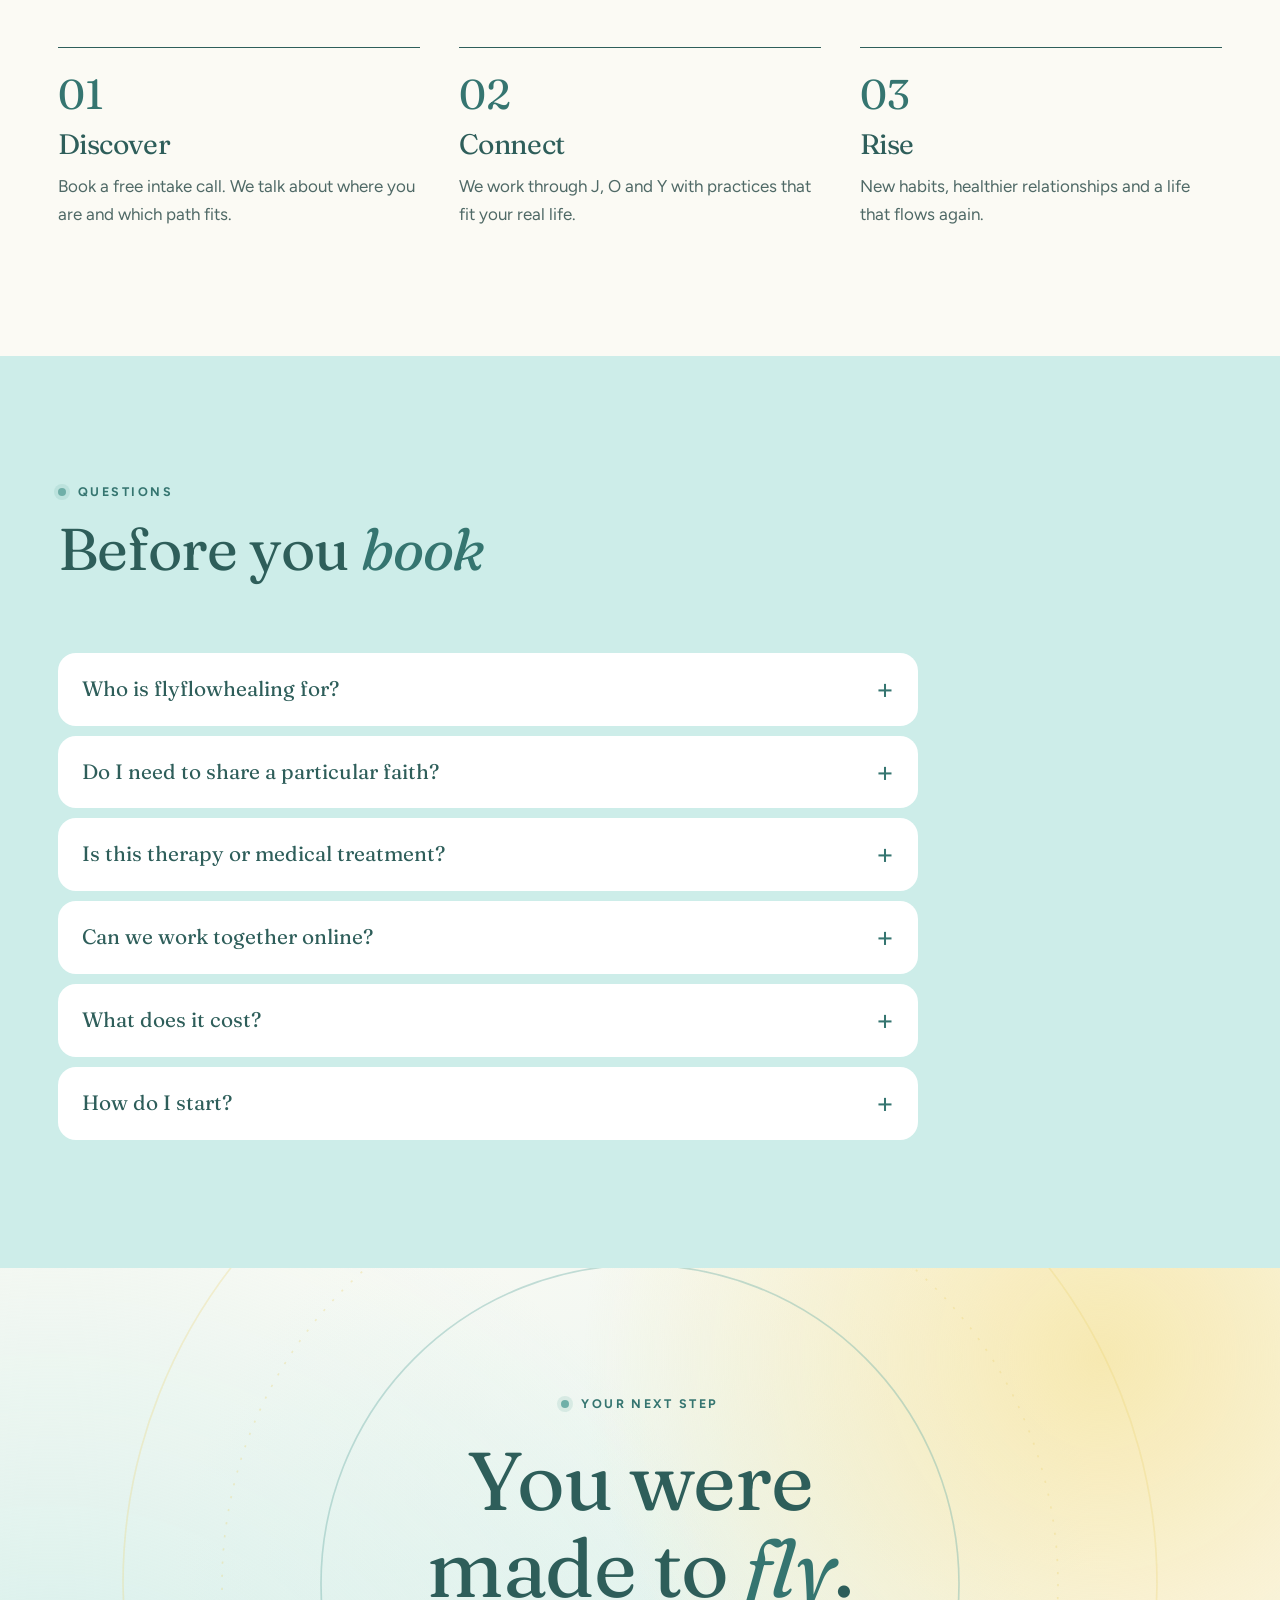
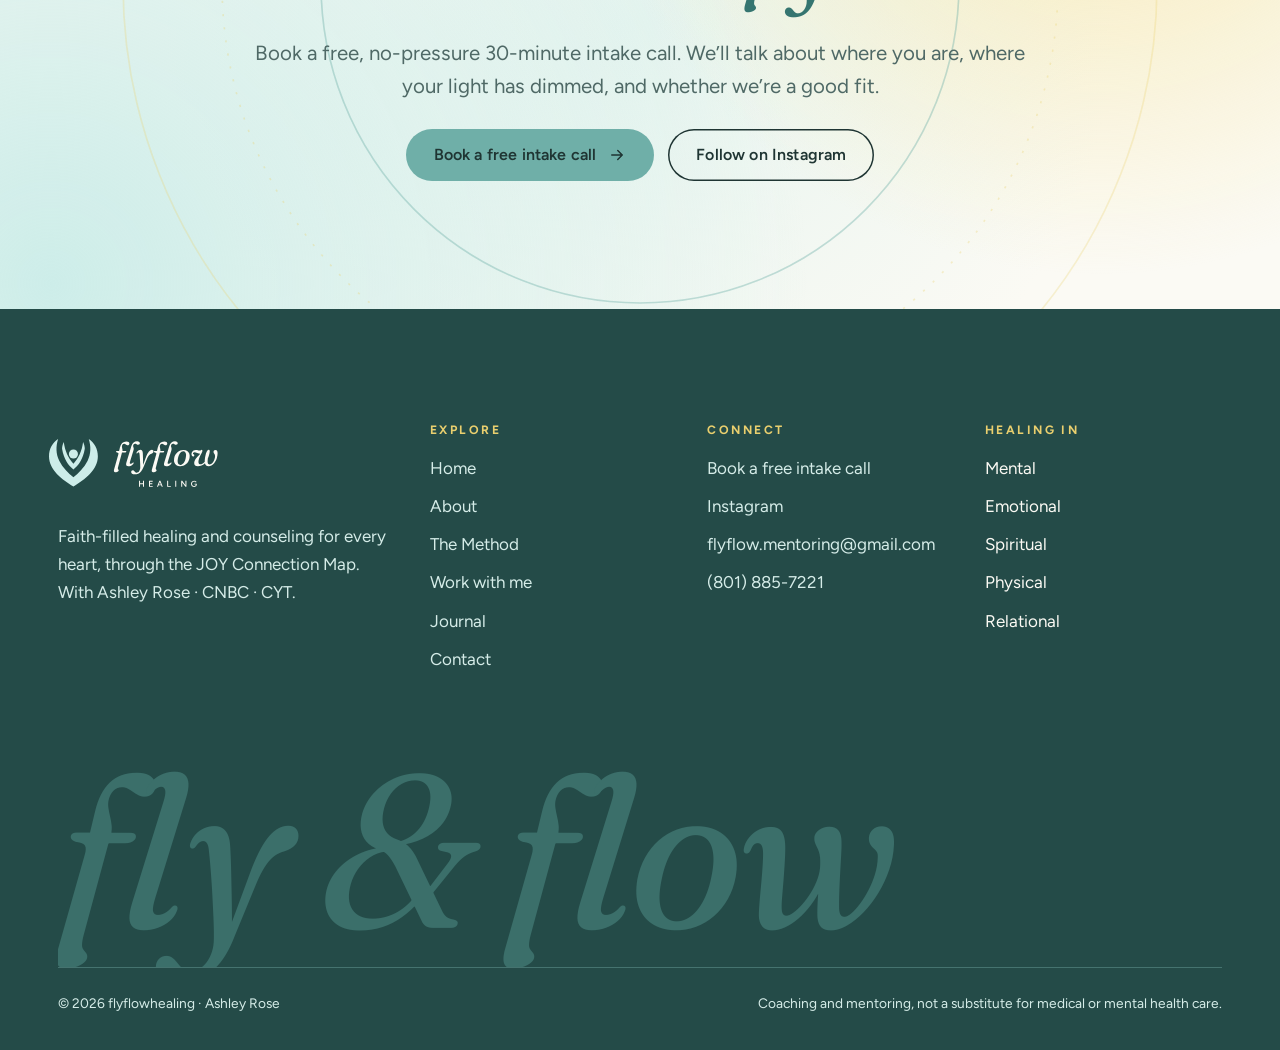
<file: work-with-me.html>
<!doctype html>
<html lang="en">
<head>
<meta charset="utf-8">
<meta name="viewport" content="width=device-width, initial-scale=1, viewport-fit=cover">
<title>Work with me: counseling, circles & retreats | flyflowhealing</title>
<meta name="description" content="1:1 mentoring, Lovelight Circles and retreats with Ashley Rose. Faith-filled healing for every heart, in person or online. Book a free intake call.">
<link rel="canonical" href="https://flyflowhealing.vercel.app/work-with-me.html">
<meta name="theme-color" content="#cdede9">
<meta property="og:type" content="website">
<meta property="og:site_name" content="flyflowhealing">
<meta property="og:title" content="Work with me: counseling, circles & retreats | flyflowhealing">
<meta property="og:description" content="1:1 mentoring, Lovelight Circles and retreats with Ashley Rose. Faith-filled healing for every heart, in person or online. Book a free intake call.">
<meta property="og:url" content="https://flyflowhealing.vercel.app/work-with-me.html">
<meta property="og:image" content="https://flyflowhealing.vercel.app/assets/img/og-image.jpg">
<meta property="og:image:width" content="1200"><meta property="og:image:height" content="630">
<meta name="twitter:card" content="summary_large_image">
<link rel="icon" href="favicon.ico" sizes="any">
<link rel="icon" href="assets/img/favicon.svg" type="image/svg+xml">
<link rel="apple-touch-icon" href="assets/img/apple-touch-icon.png">
<link rel="manifest" href="site.webmanifest">
<link rel="preload" href="assets/fonts/fraunces-latin-400-normal.woff2" as="font" type="font/woff2" crossorigin>
<link rel="preload" href="assets/fonts/figtree-latin-400-normal.woff2" as="font" type="font/woff2" crossorigin>

<link rel="stylesheet" href="assets/css/site.css">
<script>document.documentElement.classList.add('js')</script>
<script type="application/ld+json">{"@context": "https://schema.org", "@type": "FAQPage", "mainEntity": [{"@type": "Question", "name": "Who is flyflowhealing for?", "acceptedAnswer": {"@type": "Answer", "text": "Anyone, of any age or background, who feels depleted, stuck or far from themselves, and who wants healing that includes their faith, their relationships and their everyday habits."}}, {"@type": "Question", "name": "Do I need to share a particular faith?", "acceptedAnswer": {"@type": "Answer", "text": "No. The work is openly faith-filled and speaks of Heaven’s power, but it is not tied to any one religion. You are welcome as you are."}}, {"@type": "Question", "name": "Is this therapy or medical treatment?", "acceptedAnswer": {"@type": "Answer", "text": "No. flyflowhealing offers coaching and mentoring. It is not a substitute for medical or mental health care, and it can sit alongside the care you already receive."}}, {"@type": "Question", "name": "Can we work together online?", "acceptedAnswer": {"@type": "Answer", "text": "Yes. 1:1 mentoring and Lovelight Circles are available online, and in person where possible."}}, {"@type": "Question", "name": "What does it cost?", "acceptedAnswer": {"@type": "Answer", "text": "Investment depends on the path you choose. We’ll go through options on your free intake call, so you can decide with no pressure."}}, {"@type": "Question", "name": "How do I start?", "acceptedAnswer": {"@type": "Answer", "text": "Book a free intake call. It’s a relaxed conversation about where you are and what you need."}}]}</script>
</head><body class="light-top">
<a class="skip" href="#main">Skip to content</a>
<header class="site-header">
  <div class="bar">
    <a class="brand" href="index.html" aria-label="flyflowhealing home">
      <img class="on-dark" src="assets/img/logo-on-dark.svg" alt="flyflowhealing" width="168" height="67">
      <img class="on-light" src="assets/img/logo-on-light.svg" alt="flyflowhealing" width="168" height="67">
    </a>
    <nav class="nav" aria-label="Main"><a href="about.html">About</a><a href="method.html">The Method</a><a href="work-with-me.html" aria-current="page">Work with me</a><a href="blog/index.html">Journal</a><a href="contact.html">Contact</a><a class="btn" href="https://calendly.com/flyflow-mentoring" target="_blank" rel="noopener" data-magnetic>Free intake call</a></nav>
    <button class="menu-btn" type="button" aria-label="Open menu" aria-expanded="false" aria-controls="mobile-menu"><span></span><span></span></button>
  </div>
</header>
<div class="mobile-menu" id="mobile-menu">
  <nav aria-label="Mobile"><a href="index.html">Home</a><a href="about.html">About</a><a href="method.html">The Method</a><a href="work-with-me.html" aria-current="page">Work with me</a><a href="blog/index.html">Journal</a><a href="contact.html">Contact</a></nav>
  <div class="meta"><a class="btn btn--love" href="https://calendly.com/flyflow-mentoring" target="_blank" rel="noopener">Book a free intake call <svg class="arrow" viewBox="0 0 24 24" fill="none" stroke="currentColor" stroke-width="2" stroke-linecap="round" stroke-linejoin="round" aria-hidden="true"><path d="M5 12h14M13 6l6 6-6 6"/></svg></a><span style="margin-top:14px">flyflow.mentoring@gmail.com</span><span>(801) 885-7221</span></div>
</div>
<main id="main"><section class="band page-hero dark">
  <div class="ring"><svg viewBox="0 0 1000 1000" aria-hidden="true" focusable="false"><circle cx="500" cy="500" r="470" fill="none" stroke="#e9cf6e" stroke-opacity="0.28" stroke-width="1.5" stroke-dasharray="none"/><circle cx="500" cy="500" r="380" fill="none" stroke="#e9cf6e" stroke-opacity="0.32" stroke-width="1.5" stroke-dasharray="2 10"/><circle cx="500" cy="500" r="290" fill="none" stroke="#6fafa8" stroke-opacity="0.4" stroke-width="1.5" stroke-dasharray="none"/></svg></div>
  <div class="wrap">
    <span class="eyebrow fade-up">Work with me</span>
    <h1><span class="line"><span>Choose your <em>path</em> home</span></span></h1>
    <p class="lead fade-up d1">Three ways to walk the JOY Connection Map with me, each starting with a simple conversation.</p>
  </div>
</section>
<section class="band deep" aria-label="Ways to work together"><div class="wrap"><div class="offers"><article class="offer" data-reveal data-delay="0"><span class="num">One to one</span><h3>1:1 Counseling</h3><p>Private, personal and paced for you. We map where your light has dimmed and walk through J, O and Y together, session by session.</p>
<ul style="margin:0;padding-left:1.1em;display:grid;gap:6px"><li>Starts with a free 30-minute intake call</li><li>Private sessions in person or online</li><li>A plan built around your five areas</li><li>Practices between sessions</li><li>Gentle accountability</li></ul>
<a class="btn btn--ghost" href="https://calendly.com/flyflow-mentoring" target="_blank" rel="noopener" style="margin-top:10px;align-self:flex-start">Book a free intake call <svg class="arrow" viewBox="0 0 24 24" fill="none" stroke="currentColor" stroke-width="2" stroke-linecap="round" stroke-linejoin="round" aria-hidden="true"><path d="M5 12h14M13 6l6 6-6 6"/></svg></a></article><article class="offer featured" data-reveal data-delay="1"><span class="num">Together</span><h3>Lovelight Circles</h3><p>Healing grows in good company. A small circle meets to learn the JOY map, share honestly and support one another.</p>
<ul style="margin:0;padding-left:1.1em;display:grid;gap:6px"><li>Small, intimate groups</li><li>Guided teaching and reflection</li><li>A community that understands</li><li>Online, so you can join from anywhere</li></ul>
<a class="btn " href="https://calendly.com/flyflow-mentoring" target="_blank" rel="noopener" style="margin-top:10px;align-self:flex-start;--bg:var(--night);--fg:var(--dawn)">Book a free intake call <svg class="arrow" viewBox="0 0 24 24" fill="none" stroke="currentColor" stroke-width="2" stroke-linecap="round" stroke-linejoin="round" aria-hidden="true"><path d="M5 12h14M13 6l6 6-6 6"/></svg></a></article><article class="offer" data-reveal data-delay="2"><span class="num">Go deeper</span><h3>Retreats & Courses</h3><p>Step away from everyday life, or learn at your own pace. Immersive retreats and guided courses go deep into the full method.</p>
<ul style="margin:0;padding-left:1.1em;display:grid;gap:6px"><li>Seasonal retreats</li><li>Self-paced and guided courses</li><li>The complete JOY Connection Map</li><li>Limited places</li></ul>
<a class="btn btn--ghost" href="https://calendly.com/flyflow-mentoring" target="_blank" rel="noopener" style="margin-top:10px;align-self:flex-start">Book a free intake call <svg class="arrow" viewBox="0 0 24 24" fill="none" stroke="currentColor" stroke-width="2" stroke-linecap="round" stroke-linejoin="round" aria-hidden="true"><path d="M5 12h14M13 6l6 6-6 6"/></svg></a></article></div></div></section>
<section class="band" aria-labelledby="j-title">
  <div class="wrap">
    <div class="sec-head"><div><span class="eyebrow">How it works</span><h2 id="j-title" data-reveal>Three steps back to your <em>Lovelight</em></h2></div></div>
    <div class="steps">
      <div class="step" data-reveal><h3>Discover</h3><p>Book a free intake call. We talk about where you are and which path fits.</p></div>
      <div class="step" data-reveal data-delay="1"><h3>Connect</h3><p>We work through J, O and Y with practices that fit your real life.</p></div>
      <div class="step" data-reveal data-delay="2"><h3>Rise</h3><p>New habits, healthier relationships and a life that flows again.</p></div>
    </div>
  </div>
</section>
<section class="band rose" aria-labelledby="faq-title">
  <div class="wrap">
    <div class="sec-head"><div><span class="eyebrow">Questions</span><h2 id="faq-title" data-reveal>Before you <em>book</em></h2></div></div>
    <div class="faq"><details><summary>Who is flyflowhealing for?</summary><p>Anyone, of any age or background, who feels depleted, stuck or far from themselves, and who wants healing that includes their faith, their relationships and their everyday habits.</p></details><details><summary>Do I need to share a particular faith?</summary><p>No. The work is openly faith-filled and speaks of Heaven’s power, but it is not tied to any one religion. You are welcome as you are.</p></details><details><summary>Is this therapy or medical treatment?</summary><p>No. flyflowhealing offers coaching and mentoring. It is not a substitute for medical or mental health care, and it can sit alongside the care you already receive.</p></details><details><summary>Can we work together online?</summary><p>Yes. 1:1 mentoring and Lovelight Circles are available online, and in person where possible.</p></details><details><summary>What does it cost?</summary><p>Investment depends on the path you choose. We’ll go through options on your free intake call, so you can decide with no pressure.</p></details><details><summary>How do I start?</summary><p>Book a free intake call. It’s a relaxed conversation about where you are and what you need.</p></details></div>
  </div>
</section>
<section class="band dark cta" aria-labelledby="cta-title">
  <div class="halo-bg"><svg viewBox="0 0 1000 1000" aria-hidden="true" focusable="false"><circle cx="500" cy="500" r="470" fill="none" stroke="#e9cf6e" stroke-opacity="0.28" stroke-width="1.5" stroke-dasharray="none"/><circle cx="500" cy="500" r="380" fill="none" stroke="#e9cf6e" stroke-opacity="0.32" stroke-width="1.5" stroke-dasharray="2 10"/><circle cx="500" cy="500" r="290" fill="none" stroke="#6fafa8" stroke-opacity="0.4" stroke-width="1.5" stroke-dasharray="none"/></svg></div>
  <div class="wrap">
    <span class="eyebrow">Your next step</span>
    <h2 id="cta-title" data-reveal>You were made to <em>fly</em>.</h2>
    <p class="lead" data-reveal data-delay="1">Book a free, no-pressure 30-minute intake call. We’ll talk about where you are, where your light has dimmed, and whether we’re a good fit.</p>
    <div class="actions" data-reveal data-delay="2" style="justify-content:center">
      <a class="btn btn--love" href="https://calendly.com/flyflow-mentoring" target="_blank" rel="noopener" data-magnetic>Book a free intake call <svg class="arrow" viewBox="0 0 24 24" fill="none" stroke="currentColor" stroke-width="2" stroke-linecap="round" stroke-linejoin="round" aria-hidden="true"><path d="M5 12h14M13 6l6 6-6 6"/></svg></a>
      <a class="btn btn--ghost" href="https://www.instagram.com/ashrose.flyflowhealing/" target="_blank" rel="noopener">Follow on Instagram</a>
    </div>
  </div>
</section></main>
<footer class="site-footer band" style="padding-block:0">
  <div class="wrap" style="padding-top:clamp(70px,9vw,120px);padding-bottom:calc(36px + env(safe-area-inset-bottom,0px))">
    <div class="foot-top">
      <div class="foot-brand">
        <img src="assets/img/logo-on-dark.svg" alt="flyflowhealing" width="200" height="80" loading="lazy" style="width:200px;margin-left:-24px">
        <p>Faith-filled healing and counseling for every heart, through the JOY Connection Map. With Ashley Rose · CNBC · CYT.</p>
      </div>
      <div><h4>Explore</h4><ul><li><a href="index.html">Home</a></li><li><a href="about.html">About</a></li><li><a href="method.html">The Method</a></li><li><a href="work-with-me.html">Work with me</a></li><li><a href="blog/index.html">Journal</a></li><li><a href="contact.html">Contact</a></li></ul></div>
      <div><h4>Connect</h4><ul>
        <li><a href="https://calendly.com/flyflow-mentoring" target="_blank" rel="noopener">Book a free intake call</a></li>
        <li><a href="https://www.instagram.com/ashrose.flyflowhealing/" target="_blank" rel="noopener">Instagram</a></li>
        <li><a href="mailto:flyflow.mentoring@gmail.com">flyflow.mentoring@gmail.com</a></li>
        <li><a href="tel:+18018857221">(801) 885-7221</a></li></ul></div>
      <div><h4>Healing in</h4><ul><li>Mental</li><li>Emotional</li><li>Spiritual</li><li>Physical</li><li>Relational</li></ul></div>
    </div>
    <div class="foot-word" aria-hidden="true">fly &amp; flow</div>
    <div class="foot-base"><span>© <span data-year>2026</span> flyflowhealing · Ashley Rose</span><span>Coaching and mentoring, not a substitute for medical or mental health care.</span></div>
  </div>
</footer>
<div class="veil" aria-hidden="true"></div>
<script src="assets/js/site.js" defer></script>
</body>
</html>
</file>
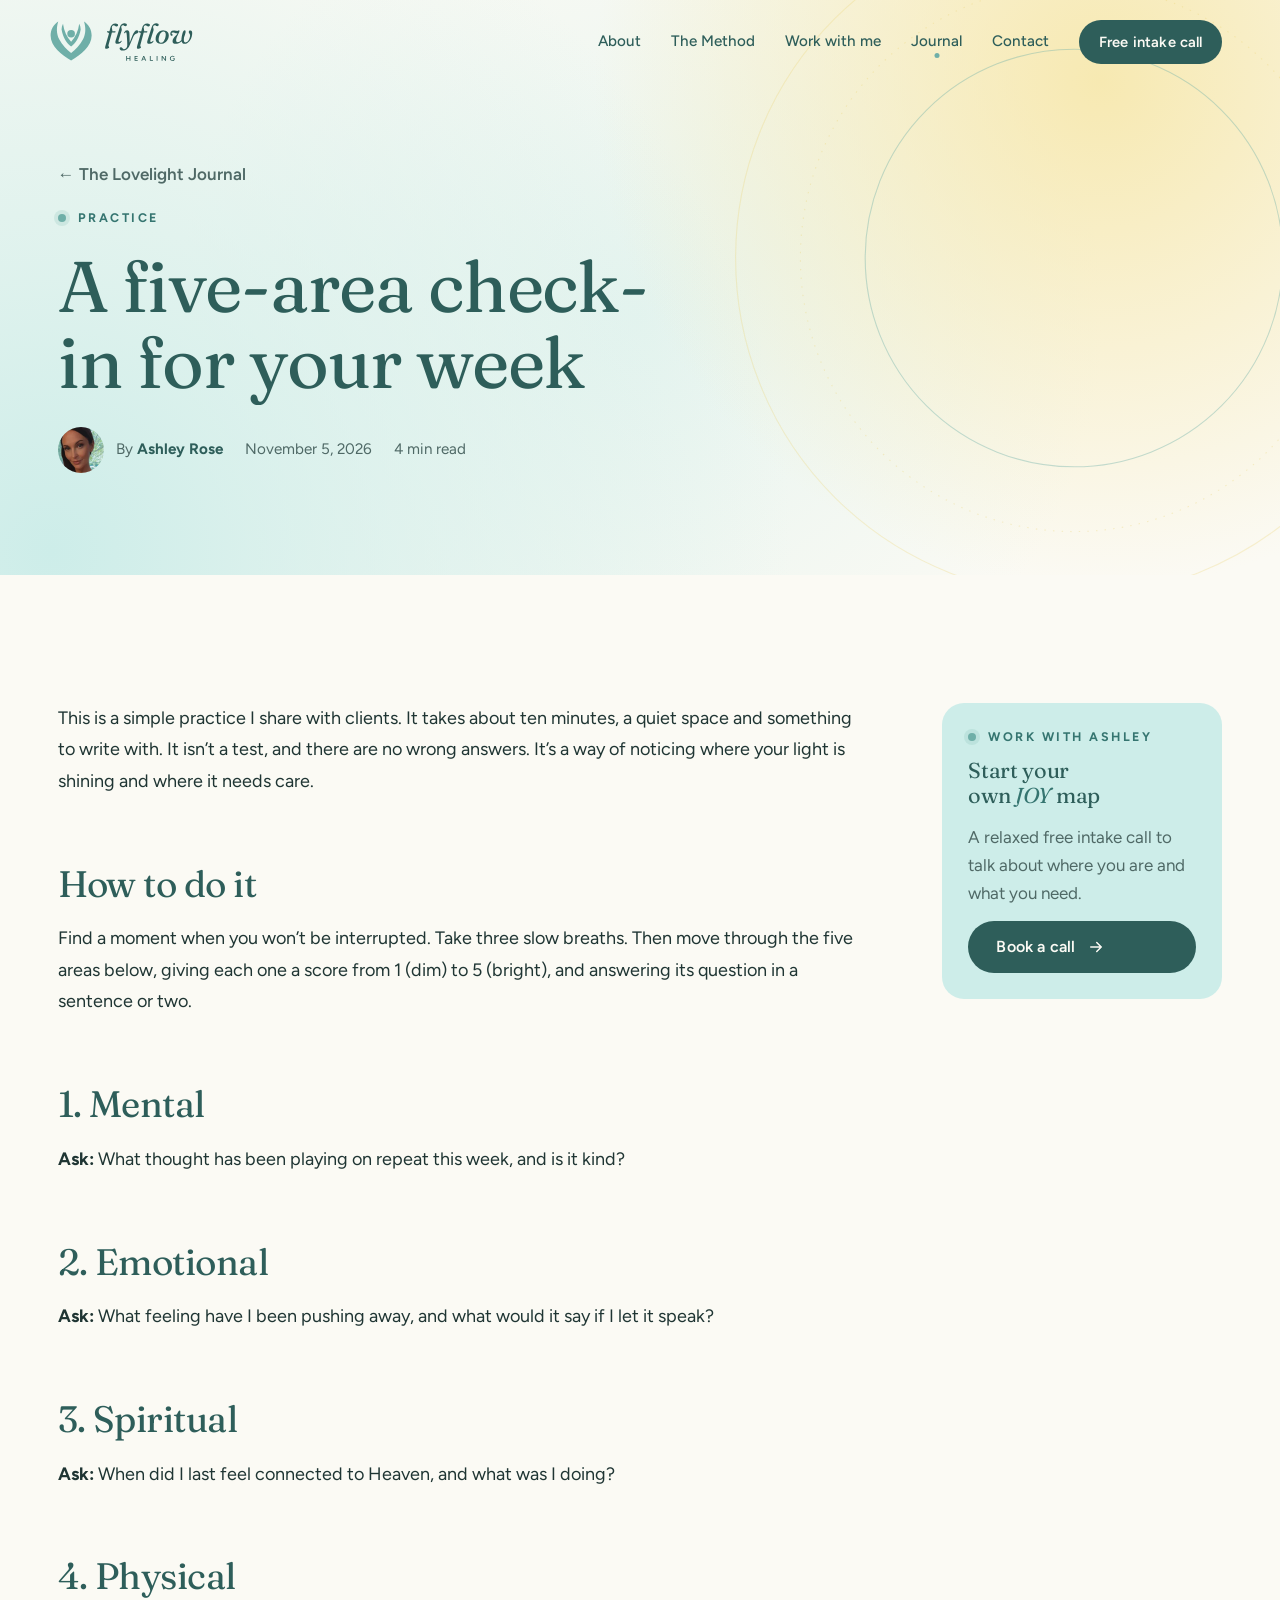
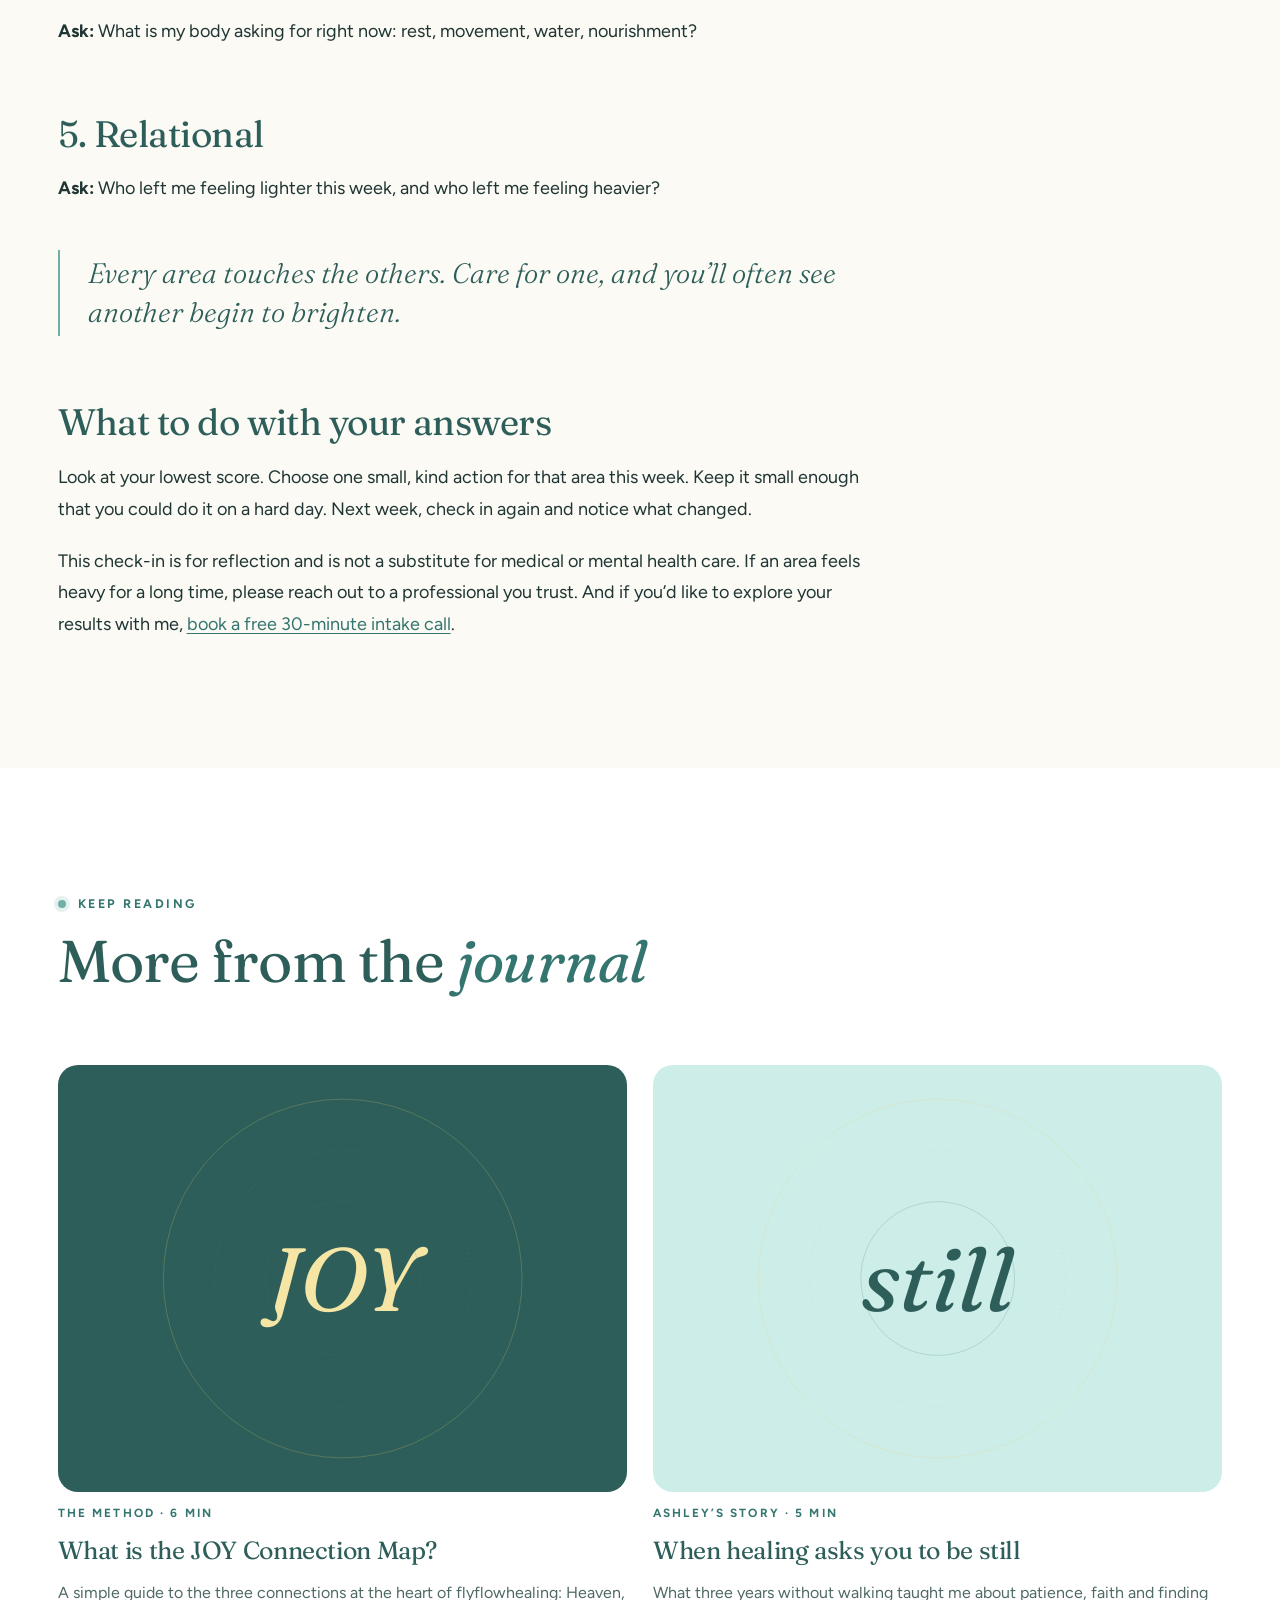
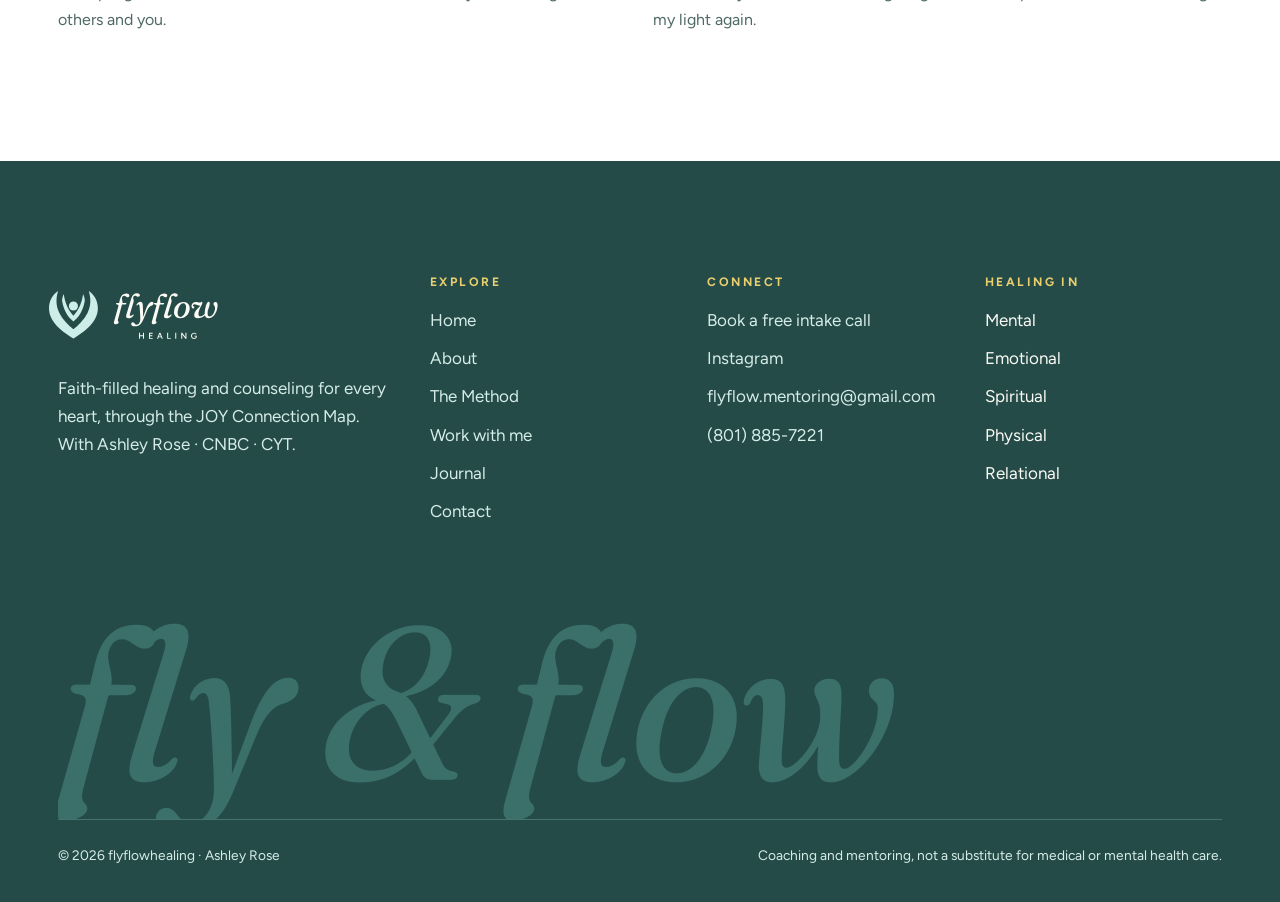
<file: blog/five-area-check-in.html>
<!doctype html>
<html lang="en">
<head>
<meta charset="utf-8">
<meta name="viewport" content="width=device-width, initial-scale=1, viewport-fit=cover">
<title>A five-area check-in for your week | flyflowhealing</title>
<meta name="description" content="Ten quiet minutes and five honest questions to see where your light needs care.">
<link rel="canonical" href="https://flyflowhealing.vercel.app/blog/five-area-check-in.html">
<meta name="theme-color" content="#cdede9">
<meta property="og:type" content="article">
<meta property="og:site_name" content="flyflowhealing">
<meta property="og:title" content="A five-area check-in for your week | flyflowhealing">
<meta property="og:description" content="Ten quiet minutes and five honest questions to see where your light needs care.">
<meta property="og:url" content="https://flyflowhealing.vercel.app/blog/five-area-check-in.html">
<meta property="og:image" content="https://flyflowhealing.vercel.app/assets/img/og-image.jpg">
<meta property="og:image:width" content="1200"><meta property="og:image:height" content="630">
<meta name="twitter:card" content="summary_large_image">
<link rel="icon" href="../favicon.ico" sizes="any">
<link rel="icon" href="../assets/img/favicon.svg" type="image/svg+xml">
<link rel="apple-touch-icon" href="../assets/img/apple-touch-icon.png">
<link rel="manifest" href="../site.webmanifest">
<link rel="preload" href="../assets/fonts/fraunces-latin-400-normal.woff2" as="font" type="font/woff2" crossorigin>
<link rel="preload" href="../assets/fonts/figtree-latin-400-normal.woff2" as="font" type="font/woff2" crossorigin>

<link rel="stylesheet" href="../assets/css/site.css">
<script>document.documentElement.classList.add('js')</script>
<script type="application/ld+json">{"@context": "https://schema.org", "@type": "BlogPosting", "headline": "A five-area check-in for your week", "description": "Ten quiet minutes and five honest questions to see where your light needs care.", "datePublished": "2026-11-05", "dateModified": "2026-11-05", "mainEntityOfPage": "https://flyflowhealing.vercel.app/blog/five-area-check-in.html", "url": "https://flyflowhealing.vercel.app/blog/five-area-check-in.html", "image": "https://flyflowhealing.vercel.app/assets/img/og-image.jpg", "author": {"@type": "Person", "name": "Ashley Rose", "url": "https://flyflowhealing.vercel.app/about.html"}, "publisher": {"@type": "Organization", "name": "flyflowhealing", "logo": {"@type": "ImageObject", "url": "https://flyflowhealing.vercel.app/assets/img/icon-512.png"}}}</script>
<meta property="article:published_time" content="2026-11-05"><meta property="article:author" content="Ashley Rose">
</head><body class="light-top">
<a class="skip" href="#main">Skip to content</a>
<header class="site-header">
  <div class="bar">
    <a class="brand" href="../index.html" aria-label="flyflowhealing home">
      <img class="on-dark" src="../assets/img/logo-on-dark.svg" alt="flyflowhealing" width="168" height="67">
      <img class="on-light" src="../assets/img/logo-on-light.svg" alt="flyflowhealing" width="168" height="67">
    </a>
    <nav class="nav" aria-label="Main"><a href="../about.html">About</a><a href="../method.html">The Method</a><a href="../work-with-me.html">Work with me</a><a href="../blog/index.html" aria-current="page">Journal</a><a href="../contact.html">Contact</a><a class="btn" href="https://calendly.com/flyflow-mentoring" target="_blank" rel="noopener" data-magnetic>Free intake call</a></nav>
    <button class="menu-btn" type="button" aria-label="Open menu" aria-expanded="false" aria-controls="mobile-menu"><span></span><span></span></button>
  </div>
</header>
<div class="mobile-menu" id="mobile-menu">
  <nav aria-label="Mobile"><a href="../index.html">Home</a><a href="../about.html">About</a><a href="../method.html">The Method</a><a href="../work-with-me.html">Work with me</a><a href="../blog/index.html" aria-current="page">Journal</a><a href="../contact.html">Contact</a></nav>
  <div class="meta"><a class="btn btn--love" href="https://calendly.com/flyflow-mentoring" target="_blank" rel="noopener">Book a free intake call <svg class="arrow" viewBox="0 0 24 24" fill="none" stroke="currentColor" stroke-width="2" stroke-linecap="round" stroke-linejoin="round" aria-hidden="true"><path d="M5 12h14M13 6l6 6-6 6"/></svg></a><span style="margin-top:14px">flyflow.mentoring@gmail.com</span><span>(801) 885-7221</span></div>
</div>
<main id="main"><div class="progress" aria-hidden="true"></div><section class="band dark page-hero"><div class="ring"><svg viewBox="0 0 1000 1000" aria-hidden="true" focusable="false"><circle cx="500" cy="500" r="470" fill="none" stroke="#e9cf6e" stroke-opacity="0.28" stroke-width="1.5" stroke-dasharray="none"/><circle cx="500" cy="500" r="380" fill="none" stroke="#e9cf6e" stroke-opacity="0.32" stroke-width="1.5" stroke-dasharray="2 10"/><circle cx="500" cy="500" r="290" fill="none" stroke="#6fafa8" stroke-opacity="0.4" stroke-width="1.5" stroke-dasharray="none"/></svg></div><div class="wrap"><div class="article-head">
<a class="link fade-up" href="index.html" style="color:var(--muted);justify-self:start">← The Lovelight Journal</a>
<span class="eyebrow fade-up">Practice</span>
<h1 style="font-size:clamp(2.5rem,5.6vw,4.8rem);max-width:18ch"><span class="line"><span>A five-area check-in for your week</span></span></h1>
<div class="article-meta fade-up d1"><span class="author"><img src="../assets/img/ashley-avatar-160.webp" alt="Ashley Rose" width="46" height="46"><span>By <b style="color:var(--night)">Ashley Rose</b></span></span><time datetime="2026-11-05">November 5, 2026</time><span>4 min read</span></div>
</div></div></section>
<article class="band"><div class="wrap article-body">
<div class="prose">
<p>This is a simple practice I share with clients. It takes about ten minutes, a quiet space and something to write with. It isn’t a test, and there are no wrong answers. It’s a way of noticing where your light is shining and where it needs care.</p>
<h2>How to do it</h2>
<p>Find a moment when you won’t be interrupted. Take three slow breaths. Then move through the five areas below, giving each one a score from 1 (dim) to 5 (bright), and answering its question in a sentence or two.</p>
<h2>1. Mental</h2>
<p><b>Ask:</b> What thought has been playing on repeat this week, and is it kind?</p>
<h2>2. Emotional</h2>
<p><b>Ask:</b> What feeling have I been pushing away, and what would it say if I let it speak?</p>
<h2>3. Spiritual</h2>
<p><b>Ask:</b> When did I last feel connected to Heaven, and what was I doing?</p>
<h2>4. Physical</h2>
<p><b>Ask:</b> What is my body asking for right now: rest, movement, water, nourishment?</p>
<h2>5. Relational</h2>
<p><b>Ask:</b> Who left me feeling lighter this week, and who left me feeling heavier?</p>
<blockquote>Every area touches the others. Care for one, and you’ll often see another begin to brighten.</blockquote>
<h2>What to do with your answers</h2>
<p>Look at your lowest score. Choose one small, kind action for that area this week. Keep it small enough that you could do it on a hard day. Next week, check in again and notice what changed.</p>
<p>This check-in is for reflection and is not a substitute for medical or mental health care. If an area feels heavy for a long time, please reach out to a professional you trust. And if you’d like to explore your results with me, <a href="../work-with-me.html">book a free 30-minute intake call</a>.</p>
</div>
<aside class="aside-card"><span class="eyebrow">Work with Ashley</span><h3>Start your own <em>JOY</em> map</h3><p style="color:var(--muted)">A relaxed free intake call to talk about where you are and what you need.</p>
<a class="btn" href="https://calendly.com/flyflow-mentoring" target="_blank" rel="noopener" data-magnetic>Book a call <svg class="arrow" viewBox="0 0 24 24" fill="none" stroke="currentColor" stroke-width="2" stroke-linecap="round" stroke-linejoin="round" aria-hidden="true"><path d="M5 12h14M13 6l6 6-6 6"/></svg></a></aside>
</div></article>
<section class="band paper" aria-labelledby="more-title"><div class="wrap"><div class="sec-head"><div><span class="eyebrow">Keep reading</span><h2 id="more-title">More from the <em>journal</em></h2></div></div>
<div class="posts two"><a class="post-card" href="../blog/what-is-the-joy-connection-map.html" data-reveal data-delay="0" data-cursor="Read">
<div class="cover cv-1"><svg viewBox="0 0 1000 1000" aria-hidden="true" focusable="false"><circle cx="500" cy="500" r="420" fill="none" stroke="#e9cf6e" stroke-opacity="0.35" stroke-width="1.5" stroke-dasharray="none"/><circle cx="500" cy="500" r="300" fill="none" stroke="#6fafa8" stroke-opacity="0.3" stroke-width="1.5" stroke-dasharray="2 10"/><circle cx="500" cy="500" r="180" fill="none" stroke="#357570" stroke-opacity="0.3" stroke-width="1.5" stroke-dasharray="none"/></svg><span class="glyph">JOY</span></div>
<span class="kicker">The method · 6 min</span><h3>What is the JOY Connection Map?</h3><p>A simple guide to the three connections at the heart of flyflowhealing: Heaven, others and you.</p></a><a class="post-card" href="../blog/when-healing-asks-you-to-be-still.html" data-reveal data-delay="1" data-cursor="Read">
<div class="cover cv-2"><svg viewBox="0 0 1000 1000" aria-hidden="true" focusable="false"><circle cx="500" cy="500" r="420" fill="none" stroke="#e9cf6e" stroke-opacity="0.35" stroke-width="1.5" stroke-dasharray="none"/><circle cx="500" cy="500" r="300" fill="none" stroke="#6fafa8" stroke-opacity="0.3" stroke-width="1.5" stroke-dasharray="2 10"/><circle cx="500" cy="500" r="180" fill="none" stroke="#357570" stroke-opacity="0.3" stroke-width="1.5" stroke-dasharray="none"/></svg><span class="glyph">still</span></div>
<span class="kicker">Ashley’s story · 5 min</span><h3>When healing asks you to be still</h3><p>What three years without walking taught me about patience, faith and finding my light again.</p></a></div></div></section></main>
<footer class="site-footer band" style="padding-block:0">
  <div class="wrap" style="padding-top:clamp(70px,9vw,120px);padding-bottom:calc(36px + env(safe-area-inset-bottom,0px))">
    <div class="foot-top">
      <div class="foot-brand">
        <img src="../assets/img/logo-on-dark.svg" alt="flyflowhealing" width="200" height="80" loading="lazy" style="width:200px;margin-left:-24px">
        <p>Faith-filled healing and counseling for every heart, through the JOY Connection Map. With Ashley Rose · CNBC · CYT.</p>
      </div>
      <div><h4>Explore</h4><ul><li><a href="../index.html">Home</a></li><li><a href="../about.html">About</a></li><li><a href="../method.html">The Method</a></li><li><a href="../work-with-me.html">Work with me</a></li><li><a href="../blog/index.html">Journal</a></li><li><a href="../contact.html">Contact</a></li></ul></div>
      <div><h4>Connect</h4><ul>
        <li><a href="https://calendly.com/flyflow-mentoring" target="_blank" rel="noopener">Book a free intake call</a></li>
        <li><a href="https://www.instagram.com/ashrose.flyflowhealing/" target="_blank" rel="noopener">Instagram</a></li>
        <li><a href="mailto:flyflow.mentoring@gmail.com">flyflow.mentoring@gmail.com</a></li>
        <li><a href="tel:+18018857221">(801) 885-7221</a></li></ul></div>
      <div><h4>Healing in</h4><ul><li>Mental</li><li>Emotional</li><li>Spiritual</li><li>Physical</li><li>Relational</li></ul></div>
    </div>
    <div class="foot-word" aria-hidden="true">fly &amp; flow</div>
    <div class="foot-base"><span>© <span data-year>2026</span> flyflowhealing · Ashley Rose</span><span>Coaching and mentoring, not a substitute for medical or mental health care.</span></div>
  </div>
</footer>
<div class="veil" aria-hidden="true"></div>
<script src="../assets/js/site.js" defer></script>
</body>
</html>
</file>
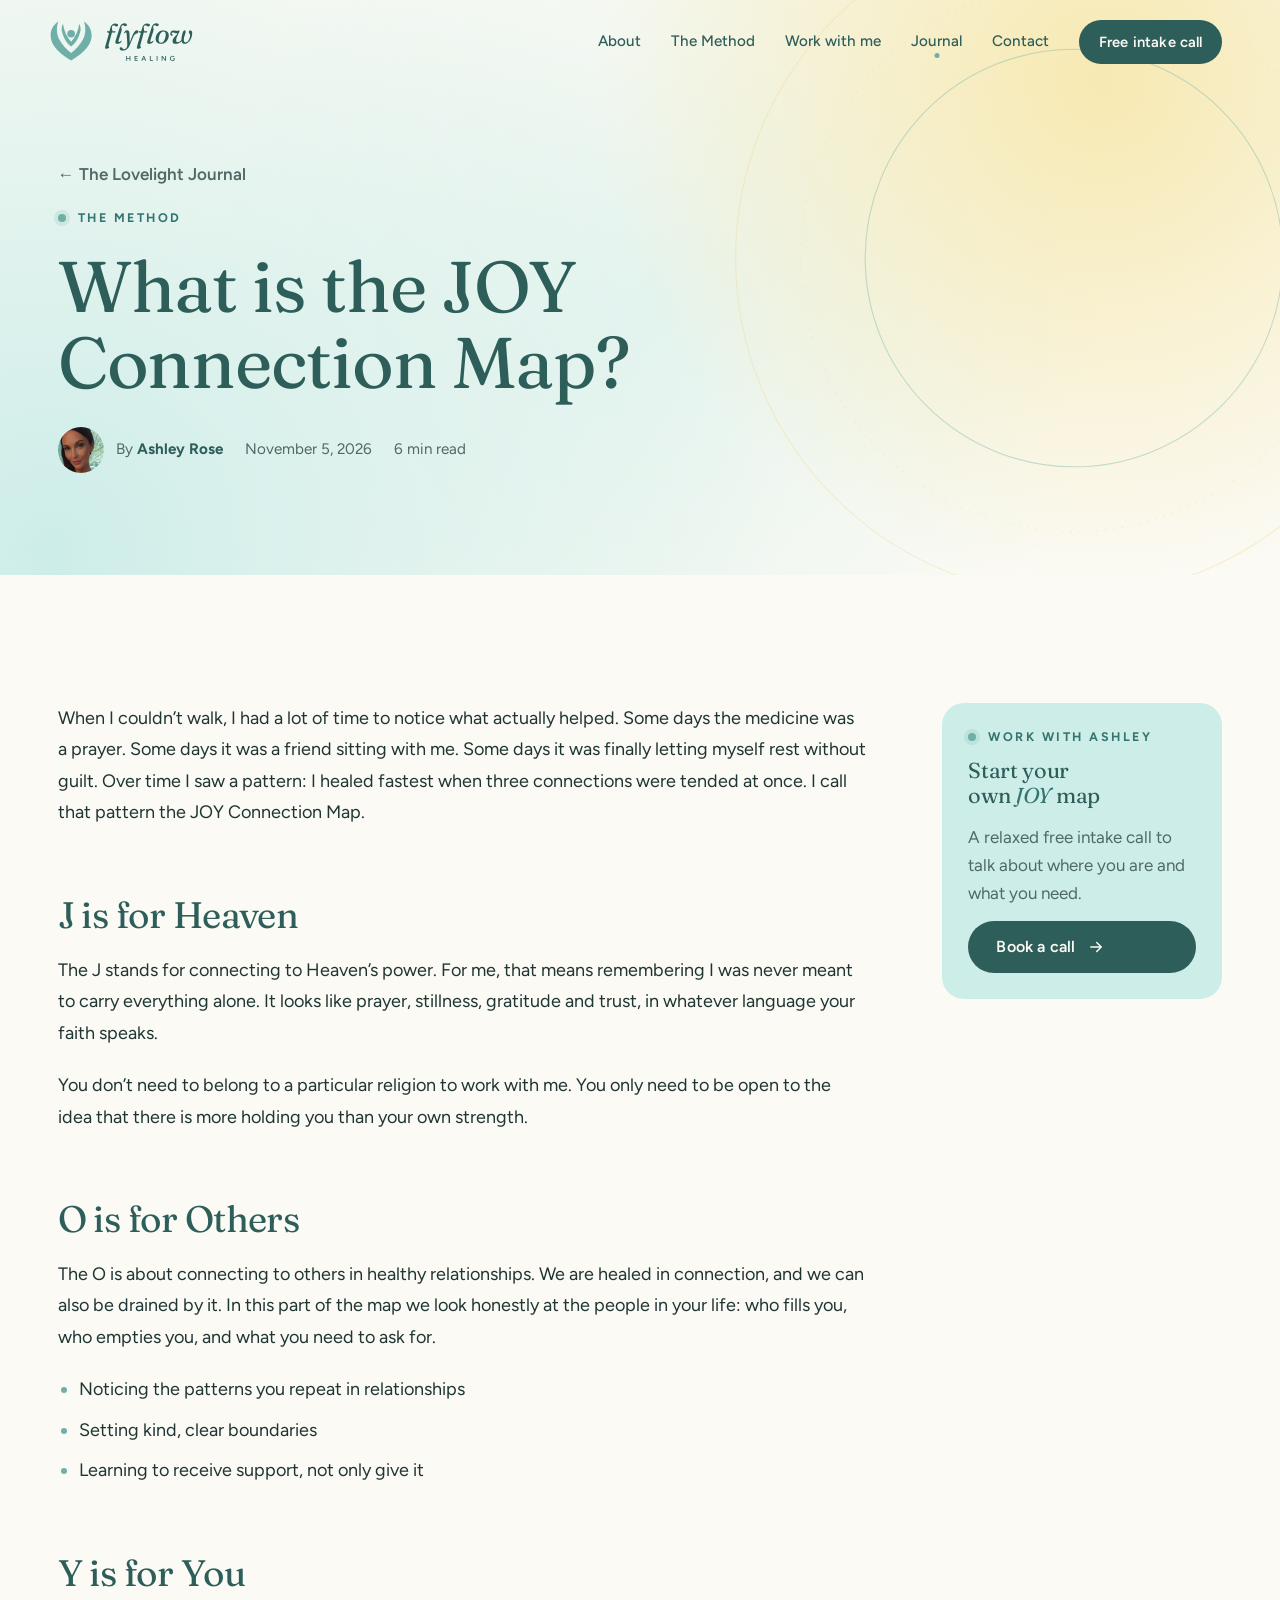
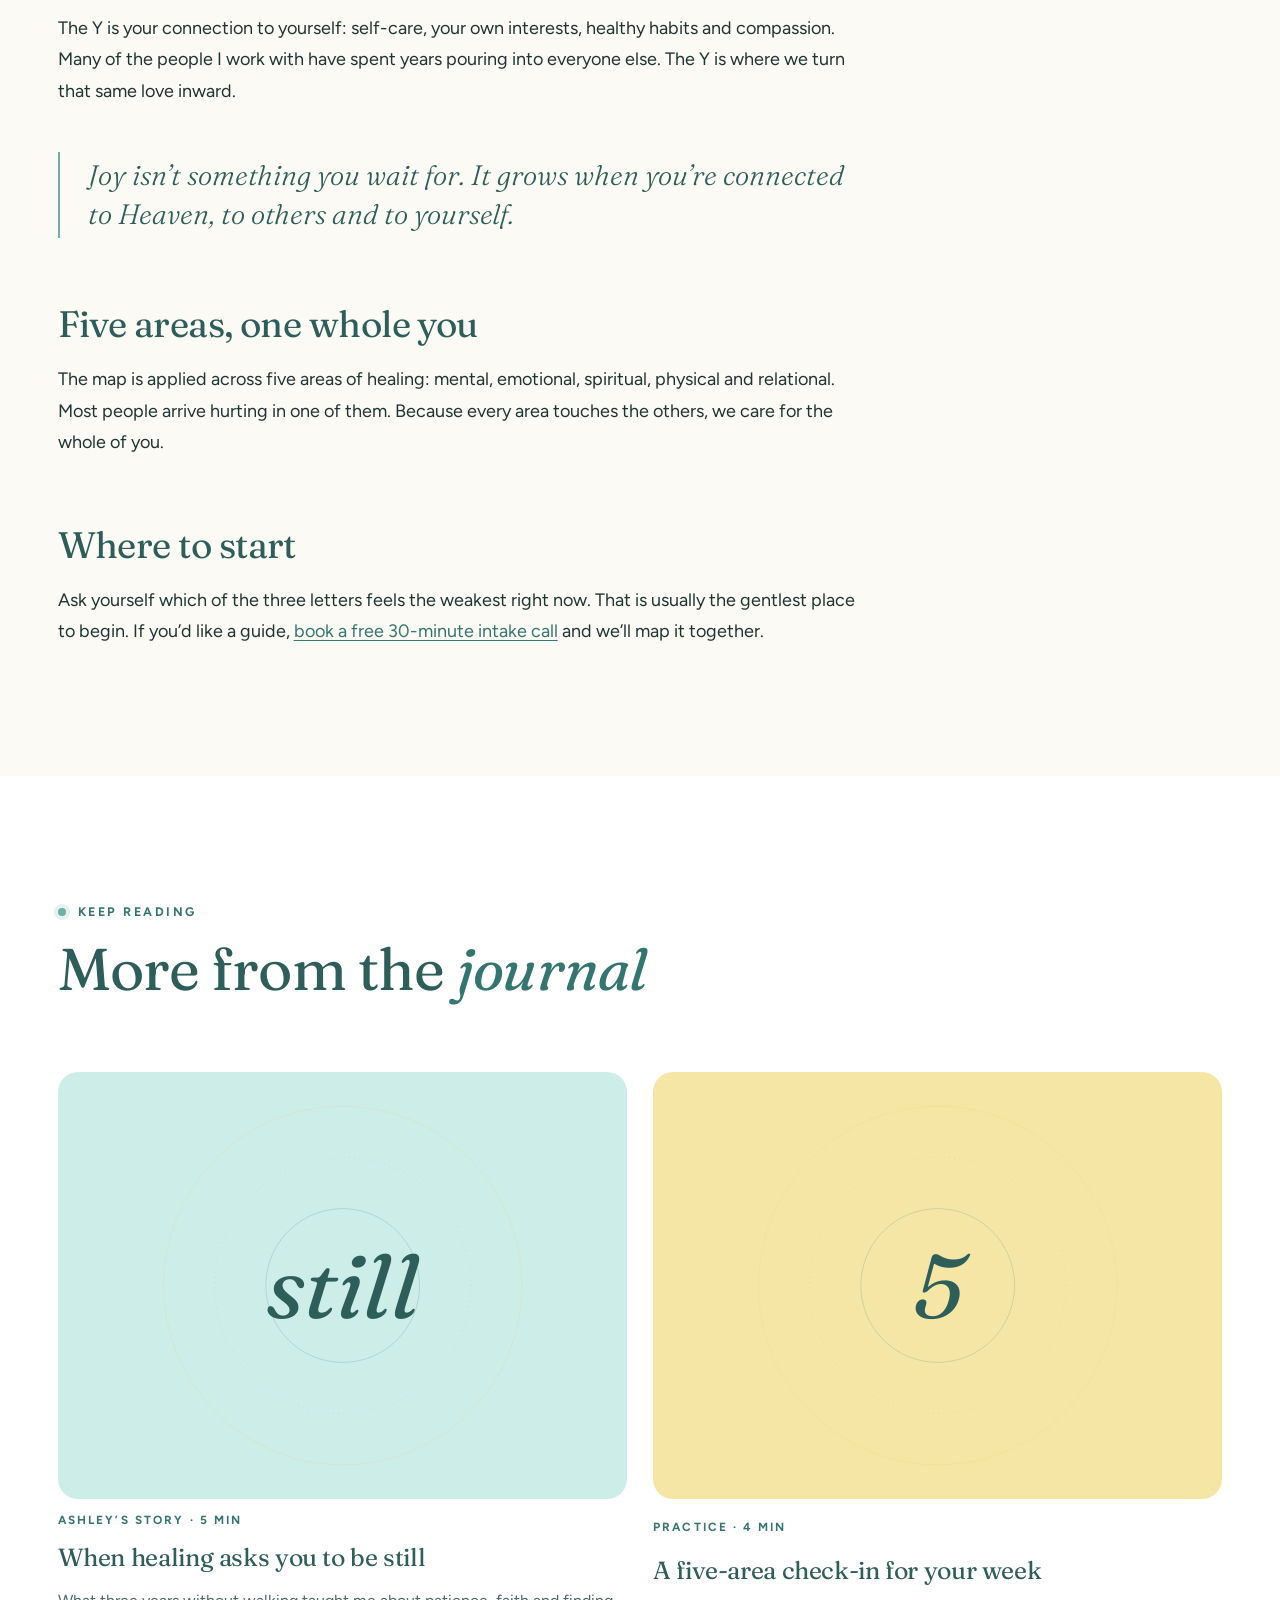
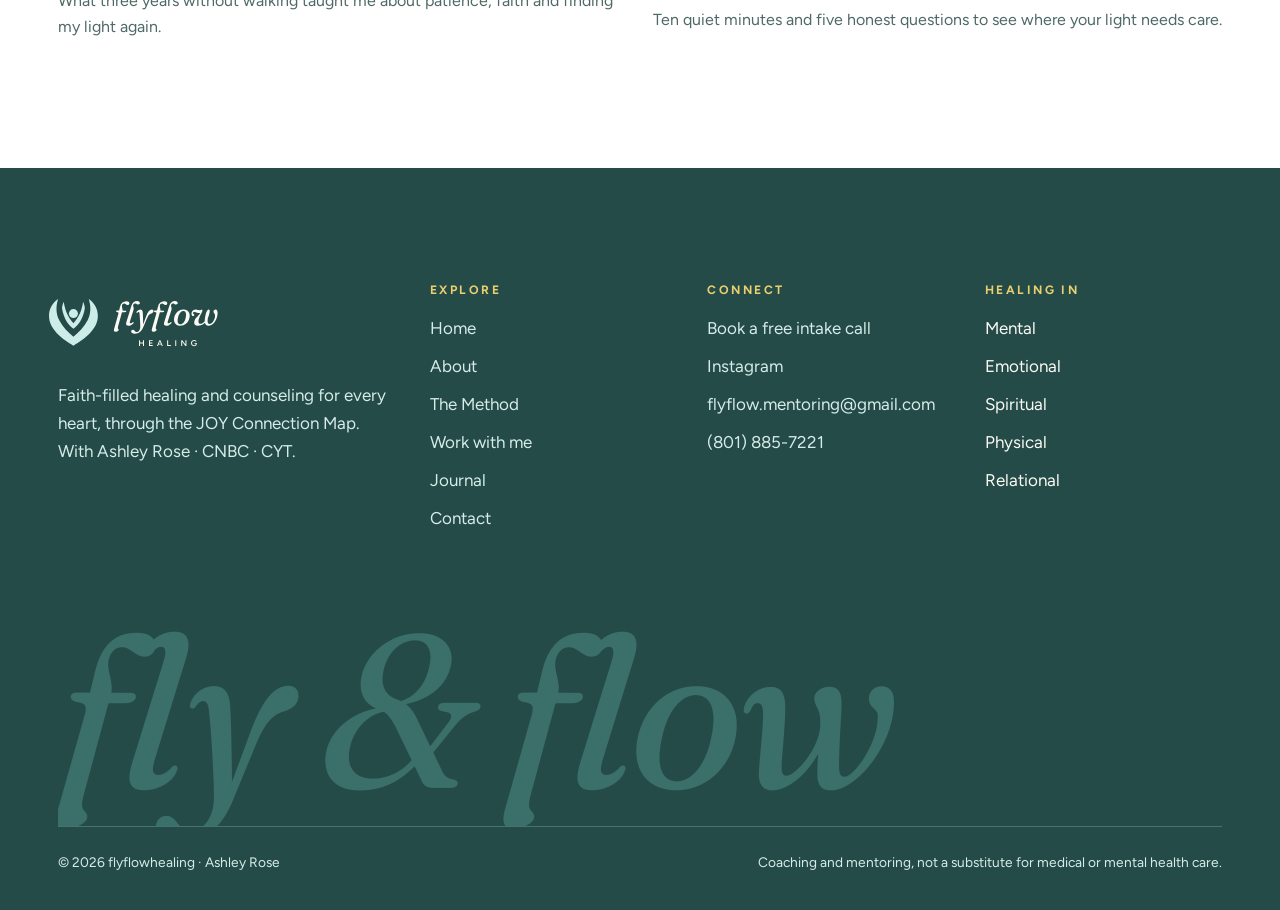
<file: blog/what-is-the-joy-connection-map.html>
<!doctype html>
<html lang="en">
<head>
<meta charset="utf-8">
<meta name="viewport" content="width=device-width, initial-scale=1, viewport-fit=cover">
<title>What is the JOY Connection Map? | flyflowhealing</title>
<meta name="description" content="A simple guide to the three connections at the heart of flyflowhealing: Heaven, others and you.">
<link rel="canonical" href="https://flyflowhealing.vercel.app/blog/what-is-the-joy-connection-map.html">
<meta name="theme-color" content="#cdede9">
<meta property="og:type" content="article">
<meta property="og:site_name" content="flyflowhealing">
<meta property="og:title" content="What is the JOY Connection Map? | flyflowhealing">
<meta property="og:description" content="A simple guide to the three connections at the heart of flyflowhealing: Heaven, others and you.">
<meta property="og:url" content="https://flyflowhealing.vercel.app/blog/what-is-the-joy-connection-map.html">
<meta property="og:image" content="https://flyflowhealing.vercel.app/assets/img/og-image.jpg">
<meta property="og:image:width" content="1200"><meta property="og:image:height" content="630">
<meta name="twitter:card" content="summary_large_image">
<link rel="icon" href="../favicon.ico" sizes="any">
<link rel="icon" href="../assets/img/favicon.svg" type="image/svg+xml">
<link rel="apple-touch-icon" href="../assets/img/apple-touch-icon.png">
<link rel="manifest" href="../site.webmanifest">
<link rel="preload" href="../assets/fonts/fraunces-latin-400-normal.woff2" as="font" type="font/woff2" crossorigin>
<link rel="preload" href="../assets/fonts/figtree-latin-400-normal.woff2" as="font" type="font/woff2" crossorigin>

<link rel="stylesheet" href="../assets/css/site.css">
<script>document.documentElement.classList.add('js')</script>
<script type="application/ld+json">{"@context": "https://schema.org", "@type": "BlogPosting", "headline": "What is the JOY Connection Map?", "description": "A simple guide to the three connections at the heart of flyflowhealing: Heaven, others and you.", "datePublished": "2026-11-05", "dateModified": "2026-11-05", "mainEntityOfPage": "https://flyflowhealing.vercel.app/blog/what-is-the-joy-connection-map.html", "url": "https://flyflowhealing.vercel.app/blog/what-is-the-joy-connection-map.html", "image": "https://flyflowhealing.vercel.app/assets/img/og-image.jpg", "author": {"@type": "Person", "name": "Ashley Rose", "url": "https://flyflowhealing.vercel.app/about.html"}, "publisher": {"@type": "Organization", "name": "flyflowhealing", "logo": {"@type": "ImageObject", "url": "https://flyflowhealing.vercel.app/assets/img/icon-512.png"}}}</script>
<meta property="article:published_time" content="2026-11-05"><meta property="article:author" content="Ashley Rose">
</head><body class="light-top">
<a class="skip" href="#main">Skip to content</a>
<header class="site-header">
  <div class="bar">
    <a class="brand" href="../index.html" aria-label="flyflowhealing home">
      <img class="on-dark" src="../assets/img/logo-on-dark.svg" alt="flyflowhealing" width="168" height="67">
      <img class="on-light" src="../assets/img/logo-on-light.svg" alt="flyflowhealing" width="168" height="67">
    </a>
    <nav class="nav" aria-label="Main"><a href="../about.html">About</a><a href="../method.html">The Method</a><a href="../work-with-me.html">Work with me</a><a href="../blog/index.html" aria-current="page">Journal</a><a href="../contact.html">Contact</a><a class="btn" href="https://calendly.com/flyflow-mentoring" target="_blank" rel="noopener" data-magnetic>Free intake call</a></nav>
    <button class="menu-btn" type="button" aria-label="Open menu" aria-expanded="false" aria-controls="mobile-menu"><span></span><span></span></button>
  </div>
</header>
<div class="mobile-menu" id="mobile-menu">
  <nav aria-label="Mobile"><a href="../index.html">Home</a><a href="../about.html">About</a><a href="../method.html">The Method</a><a href="../work-with-me.html">Work with me</a><a href="../blog/index.html" aria-current="page">Journal</a><a href="../contact.html">Contact</a></nav>
  <div class="meta"><a class="btn btn--love" href="https://calendly.com/flyflow-mentoring" target="_blank" rel="noopener">Book a free intake call <svg class="arrow" viewBox="0 0 24 24" fill="none" stroke="currentColor" stroke-width="2" stroke-linecap="round" stroke-linejoin="round" aria-hidden="true"><path d="M5 12h14M13 6l6 6-6 6"/></svg></a><span style="margin-top:14px">flyflow.mentoring@gmail.com</span><span>(801) 885-7221</span></div>
</div>
<main id="main"><div class="progress" aria-hidden="true"></div><section class="band dark page-hero"><div class="ring"><svg viewBox="0 0 1000 1000" aria-hidden="true" focusable="false"><circle cx="500" cy="500" r="470" fill="none" stroke="#e9cf6e" stroke-opacity="0.28" stroke-width="1.5" stroke-dasharray="none"/><circle cx="500" cy="500" r="380" fill="none" stroke="#e9cf6e" stroke-opacity="0.32" stroke-width="1.5" stroke-dasharray="2 10"/><circle cx="500" cy="500" r="290" fill="none" stroke="#6fafa8" stroke-opacity="0.4" stroke-width="1.5" stroke-dasharray="none"/></svg></div><div class="wrap"><div class="article-head">
<a class="link fade-up" href="index.html" style="color:var(--muted);justify-self:start">← The Lovelight Journal</a>
<span class="eyebrow fade-up">The method</span>
<h1 style="font-size:clamp(2.5rem,5.6vw,4.8rem);max-width:18ch"><span class="line"><span>What is the JOY Connection Map?</span></span></h1>
<div class="article-meta fade-up d1"><span class="author"><img src="../assets/img/ashley-avatar-160.webp" alt="Ashley Rose" width="46" height="46"><span>By <b style="color:var(--night)">Ashley Rose</b></span></span><time datetime="2026-11-05">November 5, 2026</time><span>6 min read</span></div>
</div></div></section>
<article class="band"><div class="wrap article-body">
<div class="prose">
<p>When I couldn’t walk, I had a lot of time to notice what actually helped. Some days the medicine was a prayer. Some days it was a friend sitting with me. Some days it was finally letting myself rest without guilt. Over time I saw a pattern: I healed fastest when three connections were tended at once. I call that pattern the JOY Connection Map.</p>
<h2>J is for Heaven</h2>
<p>The J stands for connecting to Heaven’s power. For me, that means remembering I was never meant to carry everything alone. It looks like prayer, stillness, gratitude and trust, in whatever language your faith speaks.</p>
<p>You don’t need to belong to a particular religion to work with me. You only need to be open to the idea that there is more holding you than your own strength.</p>
<h2>O is for Others</h2>
<p>The O is about connecting to others in healthy relationships. We are healed in connection, and we can also be drained by it. In this part of the map we look honestly at the people in your life: who fills you, who empties you, and what you need to ask for.</p>
<ul><li>Noticing the patterns you repeat in relationships</li><li>Setting kind, clear boundaries</li><li>Learning to receive support, not only give it</li></ul>
<h2>Y is for You</h2>
<p>The Y is your connection to yourself: self-care, your own interests, healthy habits and compassion. Many of the people I work with have spent years pouring into everyone else. The Y is where we turn that same love inward.</p>
<blockquote>Joy isn’t something you wait for. It grows when you’re connected to Heaven, to others and to yourself.</blockquote>
<h2>Five areas, one whole you</h2>
<p>The map is applied across five areas of healing: mental, emotional, spiritual, physical and relational. Most people arrive hurting in one of them. Because every area touches the others, we care for the whole of you.</p>
<h2>Where to start</h2>
<p>Ask yourself which of the three letters feels the weakest right now. That is usually the gentlest place to begin. If you’d like a guide, <a href="../work-with-me.html">book a free 30-minute intake call</a> and we’ll map it together.</p>
</div>
<aside class="aside-card"><span class="eyebrow">Work with Ashley</span><h3>Start your own <em>JOY</em> map</h3><p style="color:var(--muted)">A relaxed free intake call to talk about where you are and what you need.</p>
<a class="btn" href="https://calendly.com/flyflow-mentoring" target="_blank" rel="noopener" data-magnetic>Book a call <svg class="arrow" viewBox="0 0 24 24" fill="none" stroke="currentColor" stroke-width="2" stroke-linecap="round" stroke-linejoin="round" aria-hidden="true"><path d="M5 12h14M13 6l6 6-6 6"/></svg></a></aside>
</div></article>
<section class="band paper" aria-labelledby="more-title"><div class="wrap"><div class="sec-head"><div><span class="eyebrow">Keep reading</span><h2 id="more-title">More from the <em>journal</em></h2></div></div>
<div class="posts two"><a class="post-card" href="../blog/when-healing-asks-you-to-be-still.html" data-reveal data-delay="0" data-cursor="Read">
<div class="cover cv-2"><svg viewBox="0 0 1000 1000" aria-hidden="true" focusable="false"><circle cx="500" cy="500" r="420" fill="none" stroke="#e9cf6e" stroke-opacity="0.35" stroke-width="1.5" stroke-dasharray="none"/><circle cx="500" cy="500" r="300" fill="none" stroke="#6fafa8" stroke-opacity="0.3" stroke-width="1.5" stroke-dasharray="2 10"/><circle cx="500" cy="500" r="180" fill="none" stroke="#357570" stroke-opacity="0.3" stroke-width="1.5" stroke-dasharray="none"/></svg><span class="glyph">still</span></div>
<span class="kicker">Ashley’s story · 5 min</span><h3>When healing asks you to be still</h3><p>What three years without walking taught me about patience, faith and finding my light again.</p></a><a class="post-card" href="../blog/five-area-check-in.html" data-reveal data-delay="1" data-cursor="Read">
<div class="cover cv-3"><svg viewBox="0 0 1000 1000" aria-hidden="true" focusable="false"><circle cx="500" cy="500" r="420" fill="none" stroke="#e9cf6e" stroke-opacity="0.35" stroke-width="1.5" stroke-dasharray="none"/><circle cx="500" cy="500" r="300" fill="none" stroke="#6fafa8" stroke-opacity="0.3" stroke-width="1.5" stroke-dasharray="2 10"/><circle cx="500" cy="500" r="180" fill="none" stroke="#357570" stroke-opacity="0.3" stroke-width="1.5" stroke-dasharray="none"/></svg><span class="glyph">5</span></div>
<span class="kicker">Practice · 4 min</span><h3>A five-area check-in for your week</h3><p>Ten quiet minutes and five honest questions to see where your light needs care.</p></a></div></div></section></main>
<footer class="site-footer band" style="padding-block:0">
  <div class="wrap" style="padding-top:clamp(70px,9vw,120px);padding-bottom:calc(36px + env(safe-area-inset-bottom,0px))">
    <div class="foot-top">
      <div class="foot-brand">
        <img src="../assets/img/logo-on-dark.svg" alt="flyflowhealing" width="200" height="80" loading="lazy" style="width:200px;margin-left:-24px">
        <p>Faith-filled healing and counseling for every heart, through the JOY Connection Map. With Ashley Rose · CNBC · CYT.</p>
      </div>
      <div><h4>Explore</h4><ul><li><a href="../index.html">Home</a></li><li><a href="../about.html">About</a></li><li><a href="../method.html">The Method</a></li><li><a href="../work-with-me.html">Work with me</a></li><li><a href="../blog/index.html">Journal</a></li><li><a href="../contact.html">Contact</a></li></ul></div>
      <div><h4>Connect</h4><ul>
        <li><a href="https://calendly.com/flyflow-mentoring" target="_blank" rel="noopener">Book a free intake call</a></li>
        <li><a href="https://www.instagram.com/ashrose.flyflowhealing/" target="_blank" rel="noopener">Instagram</a></li>
        <li><a href="mailto:flyflow.mentoring@gmail.com">flyflow.mentoring@gmail.com</a></li>
        <li><a href="tel:+18018857221">(801) 885-7221</a></li></ul></div>
      <div><h4>Healing in</h4><ul><li>Mental</li><li>Emotional</li><li>Spiritual</li><li>Physical</li><li>Relational</li></ul></div>
    </div>
    <div class="foot-word" aria-hidden="true">fly &amp; flow</div>
    <div class="foot-base"><span>© <span data-year>2026</span> flyflowhealing · Ashley Rose</span><span>Coaching and mentoring, not a substitute for medical or mental health care.</span></div>
  </div>
</footer>
<div class="veil" aria-hidden="true"></div>
<script src="../assets/js/site.js" defer></script>
</body>
</html>
</file>
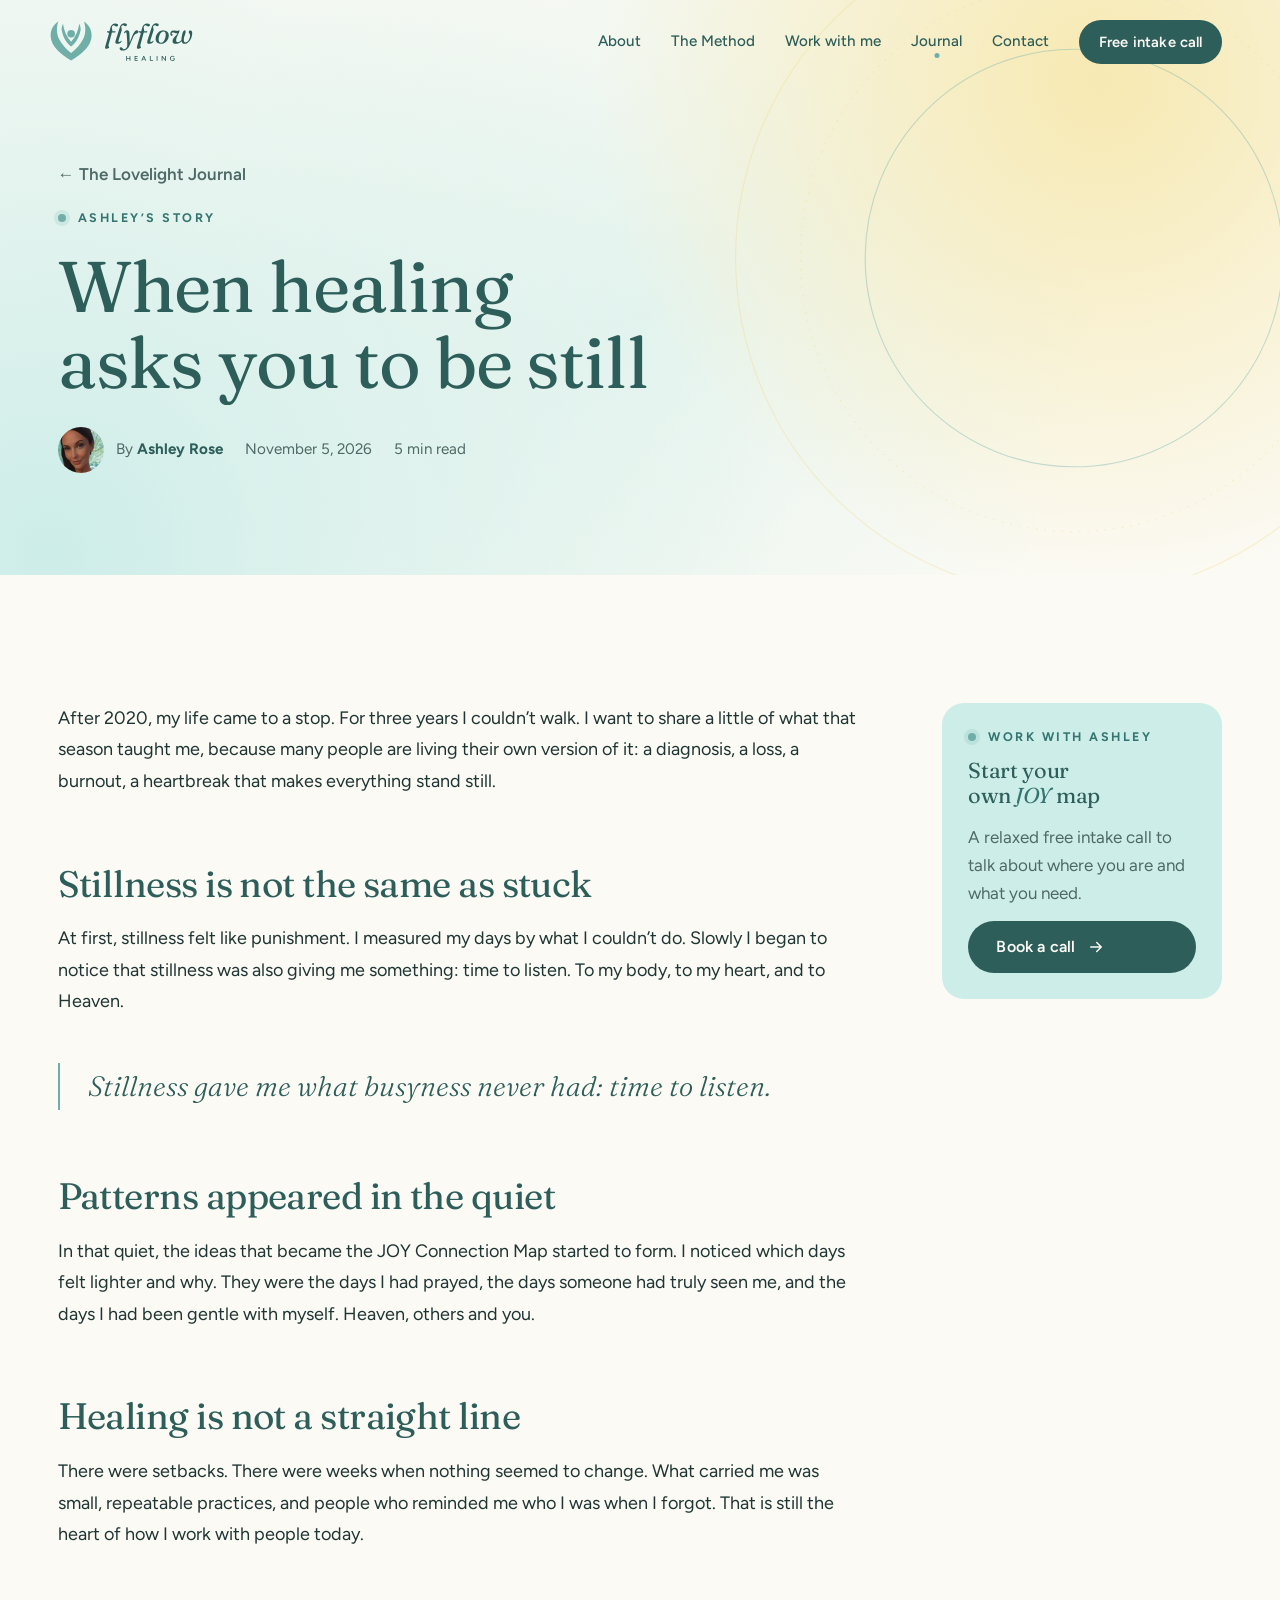
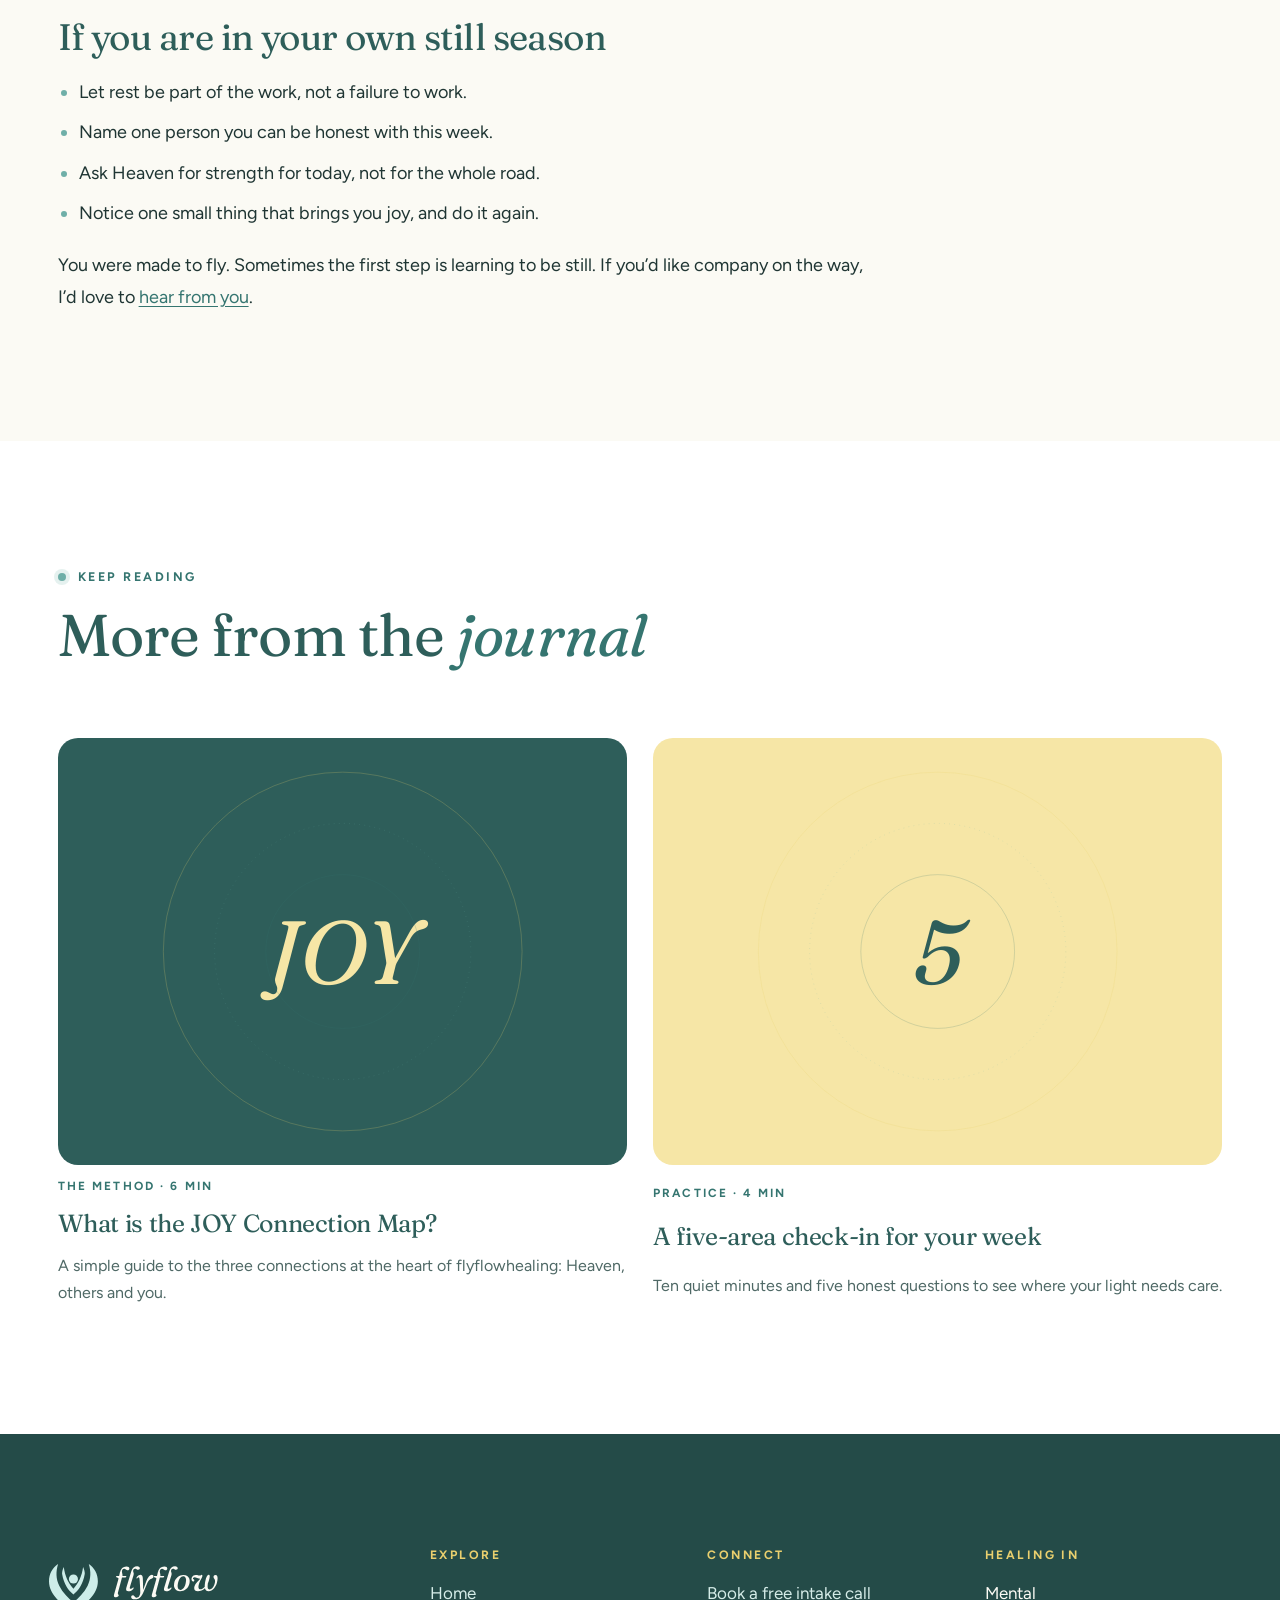
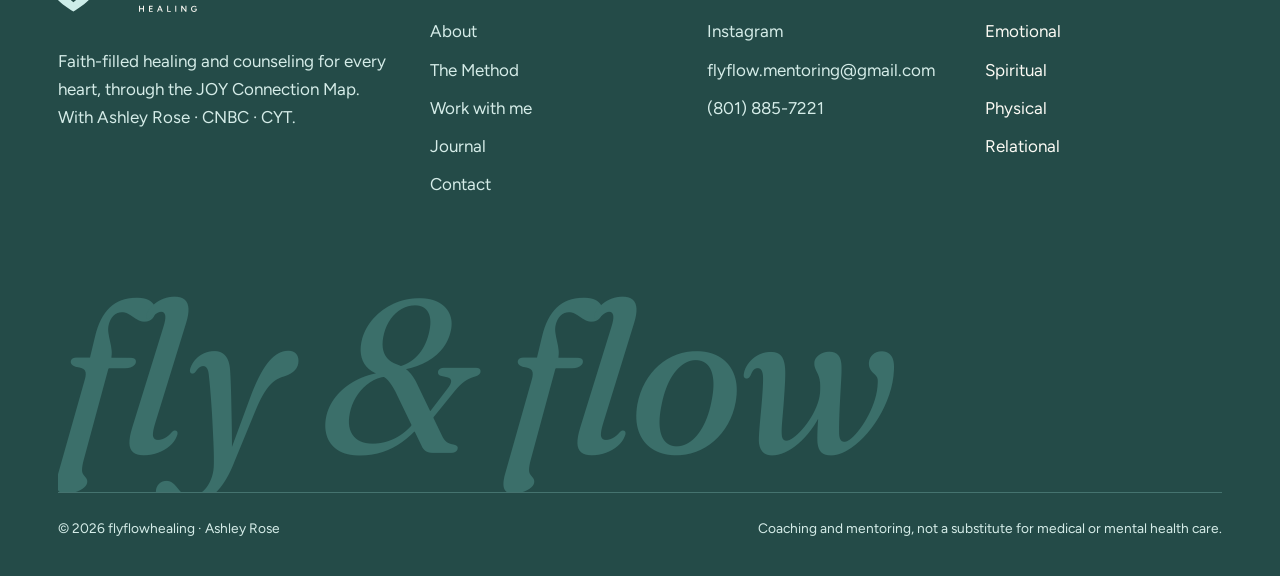
<file: blog/when-healing-asks-you-to-be-still.html>
<!doctype html>
<html lang="en">
<head>
<meta charset="utf-8">
<meta name="viewport" content="width=device-width, initial-scale=1, viewport-fit=cover">
<title>When healing asks you to be still | flyflowhealing</title>
<meta name="description" content="What three years without walking taught me about patience, faith and finding my light again.">
<link rel="canonical" href="https://flyflowhealing.vercel.app/blog/when-healing-asks-you-to-be-still.html">
<meta name="theme-color" content="#cdede9">
<meta property="og:type" content="article">
<meta property="og:site_name" content="flyflowhealing">
<meta property="og:title" content="When healing asks you to be still | flyflowhealing">
<meta property="og:description" content="What three years without walking taught me about patience, faith and finding my light again.">
<meta property="og:url" content="https://flyflowhealing.vercel.app/blog/when-healing-asks-you-to-be-still.html">
<meta property="og:image" content="https://flyflowhealing.vercel.app/assets/img/og-image.jpg">
<meta property="og:image:width" content="1200"><meta property="og:image:height" content="630">
<meta name="twitter:card" content="summary_large_image">
<link rel="icon" href="../favicon.ico" sizes="any">
<link rel="icon" href="../assets/img/favicon.svg" type="image/svg+xml">
<link rel="apple-touch-icon" href="../assets/img/apple-touch-icon.png">
<link rel="manifest" href="../site.webmanifest">
<link rel="preload" href="../assets/fonts/fraunces-latin-400-normal.woff2" as="font" type="font/woff2" crossorigin>
<link rel="preload" href="../assets/fonts/figtree-latin-400-normal.woff2" as="font" type="font/woff2" crossorigin>

<link rel="stylesheet" href="../assets/css/site.css">
<script>document.documentElement.classList.add('js')</script>
<script type="application/ld+json">{"@context": "https://schema.org", "@type": "BlogPosting", "headline": "When healing asks you to be still", "description": "What three years without walking taught me about patience, faith and finding my light again.", "datePublished": "2026-11-05", "dateModified": "2026-11-05", "mainEntityOfPage": "https://flyflowhealing.vercel.app/blog/when-healing-asks-you-to-be-still.html", "url": "https://flyflowhealing.vercel.app/blog/when-healing-asks-you-to-be-still.html", "image": "https://flyflowhealing.vercel.app/assets/img/og-image.jpg", "author": {"@type": "Person", "name": "Ashley Rose", "url": "https://flyflowhealing.vercel.app/about.html"}, "publisher": {"@type": "Organization", "name": "flyflowhealing", "logo": {"@type": "ImageObject", "url": "https://flyflowhealing.vercel.app/assets/img/icon-512.png"}}}</script>
<meta property="article:published_time" content="2026-11-05"><meta property="article:author" content="Ashley Rose">
</head><body class="light-top">
<a class="skip" href="#main">Skip to content</a>
<header class="site-header">
  <div class="bar">
    <a class="brand" href="../index.html" aria-label="flyflowhealing home">
      <img class="on-dark" src="../assets/img/logo-on-dark.svg" alt="flyflowhealing" width="168" height="67">
      <img class="on-light" src="../assets/img/logo-on-light.svg" alt="flyflowhealing" width="168" height="67">
    </a>
    <nav class="nav" aria-label="Main"><a href="../about.html">About</a><a href="../method.html">The Method</a><a href="../work-with-me.html">Work with me</a><a href="../blog/index.html" aria-current="page">Journal</a><a href="../contact.html">Contact</a><a class="btn" href="https://calendly.com/flyflow-mentoring" target="_blank" rel="noopener" data-magnetic>Free intake call</a></nav>
    <button class="menu-btn" type="button" aria-label="Open menu" aria-expanded="false" aria-controls="mobile-menu"><span></span><span></span></button>
  </div>
</header>
<div class="mobile-menu" id="mobile-menu">
  <nav aria-label="Mobile"><a href="../index.html">Home</a><a href="../about.html">About</a><a href="../method.html">The Method</a><a href="../work-with-me.html">Work with me</a><a href="../blog/index.html" aria-current="page">Journal</a><a href="../contact.html">Contact</a></nav>
  <div class="meta"><a class="btn btn--love" href="https://calendly.com/flyflow-mentoring" target="_blank" rel="noopener">Book a free intake call <svg class="arrow" viewBox="0 0 24 24" fill="none" stroke="currentColor" stroke-width="2" stroke-linecap="round" stroke-linejoin="round" aria-hidden="true"><path d="M5 12h14M13 6l6 6-6 6"/></svg></a><span style="margin-top:14px">flyflow.mentoring@gmail.com</span><span>(801) 885-7221</span></div>
</div>
<main id="main"><div class="progress" aria-hidden="true"></div><section class="band dark page-hero"><div class="ring"><svg viewBox="0 0 1000 1000" aria-hidden="true" focusable="false"><circle cx="500" cy="500" r="470" fill="none" stroke="#e9cf6e" stroke-opacity="0.28" stroke-width="1.5" stroke-dasharray="none"/><circle cx="500" cy="500" r="380" fill="none" stroke="#e9cf6e" stroke-opacity="0.32" stroke-width="1.5" stroke-dasharray="2 10"/><circle cx="500" cy="500" r="290" fill="none" stroke="#6fafa8" stroke-opacity="0.4" stroke-width="1.5" stroke-dasharray="none"/></svg></div><div class="wrap"><div class="article-head">
<a class="link fade-up" href="index.html" style="color:var(--muted);justify-self:start">← The Lovelight Journal</a>
<span class="eyebrow fade-up">Ashley’s story</span>
<h1 style="font-size:clamp(2.5rem,5.6vw,4.8rem);max-width:18ch"><span class="line"><span>When healing asks you to be still</span></span></h1>
<div class="article-meta fade-up d1"><span class="author"><img src="../assets/img/ashley-avatar-160.webp" alt="Ashley Rose" width="46" height="46"><span>By <b style="color:var(--night)">Ashley Rose</b></span></span><time datetime="2026-11-05">November 5, 2026</time><span>5 min read</span></div>
</div></div></section>
<article class="band"><div class="wrap article-body">
<div class="prose">
<p>After 2020, my life came to a stop. For three years I couldn’t walk. I want to share a little of what that season taught me, because many people are living their own version of it: a diagnosis, a loss, a burnout, a heartbreak that makes everything stand still.</p>
<h2>Stillness is not the same as stuck</h2>
<p>At first, stillness felt like punishment. I measured my days by what I couldn’t do. Slowly I began to notice that stillness was also giving me something: time to listen. To my body, to my heart, and to Heaven.</p>
<blockquote>Stillness gave me what busyness never had: time to listen.</blockquote>
<h2>Patterns appeared in the quiet</h2>
<p>In that quiet, the ideas that became the JOY Connection Map started to form. I noticed which days felt lighter and why. They were the days I had prayed, the days someone had truly seen me, and the days I had been gentle with myself. Heaven, others and you.</p>
<h2>Healing is not a straight line</h2>
<p>There were setbacks. There were weeks when nothing seemed to change. What carried me was small, repeatable practices, and people who reminded me who I was when I forgot. That is still the heart of how I work with people today.</p>
<h2>If you are in your own still season</h2>
<ul><li>Let rest be part of the work, not a failure to work.</li><li>Name one person you can be honest with this week.</li><li>Ask Heaven for strength for today, not for the whole road.</li><li>Notice one small thing that brings you joy, and do it again.</li></ul>
<p>You were made to fly. Sometimes the first step is learning to be still. If you’d like company on the way, I’d love to <a href="../contact.html">hear from you</a>.</p>
</div>
<aside class="aside-card"><span class="eyebrow">Work with Ashley</span><h3>Start your own <em>JOY</em> map</h3><p style="color:var(--muted)">A relaxed free intake call to talk about where you are and what you need.</p>
<a class="btn" href="https://calendly.com/flyflow-mentoring" target="_blank" rel="noopener" data-magnetic>Book a call <svg class="arrow" viewBox="0 0 24 24" fill="none" stroke="currentColor" stroke-width="2" stroke-linecap="round" stroke-linejoin="round" aria-hidden="true"><path d="M5 12h14M13 6l6 6-6 6"/></svg></a></aside>
</div></article>
<section class="band paper" aria-labelledby="more-title"><div class="wrap"><div class="sec-head"><div><span class="eyebrow">Keep reading</span><h2 id="more-title">More from the <em>journal</em></h2></div></div>
<div class="posts two"><a class="post-card" href="../blog/what-is-the-joy-connection-map.html" data-reveal data-delay="0" data-cursor="Read">
<div class="cover cv-1"><svg viewBox="0 0 1000 1000" aria-hidden="true" focusable="false"><circle cx="500" cy="500" r="420" fill="none" stroke="#e9cf6e" stroke-opacity="0.35" stroke-width="1.5" stroke-dasharray="none"/><circle cx="500" cy="500" r="300" fill="none" stroke="#6fafa8" stroke-opacity="0.3" stroke-width="1.5" stroke-dasharray="2 10"/><circle cx="500" cy="500" r="180" fill="none" stroke="#357570" stroke-opacity="0.3" stroke-width="1.5" stroke-dasharray="none"/></svg><span class="glyph">JOY</span></div>
<span class="kicker">The method · 6 min</span><h3>What is the JOY Connection Map?</h3><p>A simple guide to the three connections at the heart of flyflowhealing: Heaven, others and you.</p></a><a class="post-card" href="../blog/five-area-check-in.html" data-reveal data-delay="1" data-cursor="Read">
<div class="cover cv-3"><svg viewBox="0 0 1000 1000" aria-hidden="true" focusable="false"><circle cx="500" cy="500" r="420" fill="none" stroke="#e9cf6e" stroke-opacity="0.35" stroke-width="1.5" stroke-dasharray="none"/><circle cx="500" cy="500" r="300" fill="none" stroke="#6fafa8" stroke-opacity="0.3" stroke-width="1.5" stroke-dasharray="2 10"/><circle cx="500" cy="500" r="180" fill="none" stroke="#357570" stroke-opacity="0.3" stroke-width="1.5" stroke-dasharray="none"/></svg><span class="glyph">5</span></div>
<span class="kicker">Practice · 4 min</span><h3>A five-area check-in for your week</h3><p>Ten quiet minutes and five honest questions to see where your light needs care.</p></a></div></div></section></main>
<footer class="site-footer band" style="padding-block:0">
  <div class="wrap" style="padding-top:clamp(70px,9vw,120px);padding-bottom:calc(36px + env(safe-area-inset-bottom,0px))">
    <div class="foot-top">
      <div class="foot-brand">
        <img src="../assets/img/logo-on-dark.svg" alt="flyflowhealing" width="200" height="80" loading="lazy" style="width:200px;margin-left:-24px">
        <p>Faith-filled healing and counseling for every heart, through the JOY Connection Map. With Ashley Rose · CNBC · CYT.</p>
      </div>
      <div><h4>Explore</h4><ul><li><a href="../index.html">Home</a></li><li><a href="../about.html">About</a></li><li><a href="../method.html">The Method</a></li><li><a href="../work-with-me.html">Work with me</a></li><li><a href="../blog/index.html">Journal</a></li><li><a href="../contact.html">Contact</a></li></ul></div>
      <div><h4>Connect</h4><ul>
        <li><a href="https://calendly.com/flyflow-mentoring" target="_blank" rel="noopener">Book a free intake call</a></li>
        <li><a href="https://www.instagram.com/ashrose.flyflowhealing/" target="_blank" rel="noopener">Instagram</a></li>
        <li><a href="mailto:flyflow.mentoring@gmail.com">flyflow.mentoring@gmail.com</a></li>
        <li><a href="tel:+18018857221">(801) 885-7221</a></li></ul></div>
      <div><h4>Healing in</h4><ul><li>Mental</li><li>Emotional</li><li>Spiritual</li><li>Physical</li><li>Relational</li></ul></div>
    </div>
    <div class="foot-word" aria-hidden="true">fly &amp; flow</div>
    <div class="foot-base"><span>© <span data-year>2026</span> flyflowhealing · Ashley Rose</span><span>Coaching and mentoring, not a substitute for medical or mental health care.</span></div>
  </div>
</footer>
<div class="veil" aria-hidden="true"></div>
<script src="../assets/js/site.js" defer></script>
</body>
</html>
</file>
<file: assets/css/site.css>
/* flyflowhealing — site styles
   Layout concept: night-to-dawn bands; arched portraits as doorways of light; halo rings orbit the hero. */
@font-face{font-family:"Fraunces";src:url("../fonts/fraunces-latin-300-normal.woff2") format("woff2");font-weight:300;font-style:normal;font-display:swap}
@font-face{font-family:"Fraunces";src:url("../fonts/fraunces-latin-400-normal.woff2") format("woff2");font-weight:400;font-style:normal;font-display:swap}
@font-face{font-family:"Fraunces";src:url("../fonts/fraunces-latin-500-normal.woff2") format("woff2");font-weight:500 700;font-style:normal;font-display:swap}
@font-face{font-family:"Fraunces";src:url("../fonts/fraunces-latin-300-italic.woff2") format("woff2");font-weight:300;font-style:italic;font-display:swap}
@font-face{font-family:"Fraunces";src:url("../fonts/fraunces-latin-400-italic.woff2") format("woff2");font-weight:400 700;font-style:italic;font-display:swap}
@font-face{font-family:"Figtree";src:url("../fonts/figtree-latin-400-normal.woff2") format("woff2");font-weight:400;font-display:swap}
@font-face{font-family:"Figtree";src:url("../fonts/figtree-latin-500-normal.woff2") format("woff2");font-weight:500;font-display:swap}
@font-face{font-family:"Figtree";src:url("../fonts/figtree-latin-600-normal.woff2") format("woff2");font-weight:600;font-display:swap}
@font-face{font-family:"Figtree";src:url("../fonts/figtree-latin-700-normal.woff2") format("woff2");font-weight:700;font-display:swap}

:root{
  --night:#2e5e5a; --night-deep:#244b48; --night-soft:#3b6f6a; --twilight:#3b6f6a;
  --love:#6fafa8; --ember:#357570; --halo:#e9cf6e;
  --dawn:#fbfaf4; --rose:#cdede9; --paper:#ffffff;
  --ink:#1f3533; --muted:#4f6966; --muted-on-dark:#d5ece8; --line:#dce9e6; --line-dark:#45736f;
  --mental:#6f97cf; --emotional:#e7798f; --spiritual:#e9cf6e; --butter:#f6e6a6; --physical:#7dae86; --relational:#a994db;
  --display:"Fraunces","Iowan Old Style",Georgia,serif;
  --sans:"Figtree","Segoe UI",Helvetica,Arial,sans-serif;
  --gutter:max(20px,4.5vw);
  --wrap:1240px;
  --ease:cubic-bezier(.22,.8,.22,1);
  --ease-soft:cubic-bezier(.45,0,.2,1);
  color-scheme:light;
}
*,*::before,*::after{box-sizing:border-box}
html{-webkit-text-size-adjust:100%;scroll-behavior:smooth}
body{margin:0;background:var(--dawn);color:var(--ink);font:400 1.0625rem/1.65 var(--sans);-webkit-font-smoothing:antialiased;text-rendering:optimizeLegibility;overflow-x:hidden}
img{max-width:100%;height:auto;display:block}
a{color:inherit}
::selection{background:var(--love);color:var(--ink)}
:focus-visible{outline:2px solid var(--twilight);outline-offset:3px;border-radius:4px}.site-footer :focus-visible{outline-color:var(--halo)}
.skip{position:absolute;left:12px;top:-60px;z-index:200;background:var(--night);color:var(--dawn);padding:10px 16px;border-radius:999px;text-decoration:none;transition:top .2s}
.skip:focus{top:12px}
.sr-only{position:absolute;width:1px;height:1px;overflow:hidden;clip:rect(0 0 0 0);white-space:nowrap}

/* ---------- layout ---------- */
.band{padding-left:max(var(--gutter),env(safe-area-inset-left,0px));padding-right:max(var(--gutter),env(safe-area-inset-right,0px));padding-block:clamp(72px,10vw,140px);position:relative}
.wrap{max-width:var(--wrap);margin-inline:auto;position:relative}
.deep{background:var(--night-deep);color:var(--dawn)}
.rose{background:var(--rose)}
.paper{background:var(--paper)}

/* ---------- type ---------- */
h1,h2,h3,h4{font-family:var(--display);font-weight:400;line-height:1.06;letter-spacing:-.015em;margin:0;text-wrap:balance;color:var(--night)}.deep h1,.deep h2,.deep h3{color:var(--dawn)}
h1{font-size:clamp(2.9rem,7.2vw,6.4rem)}
h2{font-size:clamp(2.2rem,4.6vw,4rem)}
h3{font-size:clamp(1.45rem,2.2vw,1.9rem);line-height:1.15}
h1 em,h2 em,h3 em,.em{font-style:italic;color:var(--ember)}.deep h1 em,.deep h2 em{color:var(--love)}
p{margin:0}
.lead{font-size:clamp(1.12rem,1.6vw,1.32rem);line-height:1.6;color:var(--muted);max-width:60ch}.deep .lead{color:var(--muted-on-dark)}
.eyebrow{display:inline-flex;align-items:center;gap:12px;font:700 .78rem/1.3 var(--sans);letter-spacing:.2em;text-transform:uppercase;color:var(--ember)}
.eyebrow::before{content:"";width:8px;height:8px;border-radius:50%;background:var(--love);box-shadow:0 0 0 4px rgba(111,175,168,.18)}.deep .eyebrow{color:var(--halo)}
.prose{max-width:68ch;font-size:1.125rem;line-height:1.75}
.prose > * + *{margin-top:1.15em}
.prose h2{font-size:clamp(1.7rem,3vw,2.3rem);margin-top:1.8em}
.prose h3{margin-top:1.5em}
.prose blockquote{margin:1.6em 0;padding:4px 0 4px 28px;border-left:2px solid var(--love);font:italic 300 clamp(1.35rem,2.4vw,1.75rem)/1.4 var(--display);color:var(--night)}
.prose ul{padding-left:1.2em}.prose li + li{margin-top:.5em}
.prose li::marker{color:var(--love)}
.prose a{color:var(--ember);text-underline-offset:3px}

/* ---------- buttons & links ---------- */
.btn{--bg:var(--night);--fg:var(--dawn);position:relative;display:inline-flex;align-items:center;gap:12px;min-height:52px;padding:0 28px;border-radius:999px;background:var(--bg);color:var(--fg);font:600 1rem/1 var(--sans);letter-spacing:.01em;text-decoration:none;border:0;cursor:pointer;overflow:hidden;isolation:isolate;transition:transform .5s var(--ease),box-shadow .5s var(--ease)}
.btn::before{content:"";position:absolute;inset:0;z-index:-1;background:var(--love);border-radius:inherit;transform:translateY(101%);transition:transform .55s var(--ease)}
.btn:hover::before{transform:translateY(0)}
.btn:hover{color:var(--ink);box-shadow:0 18px 40px -16px rgba(111,175,168,.65)}
.btn .arrow{width:18px;height:18px;transition:transform .5s var(--ease)}
.btn:hover .arrow{transform:translateX(4px) rotate(-45deg)}
.btn--love{--bg:var(--love);--fg:var(--ink)}
.btn--love::before{background:var(--dawn)}
.btn--ghost{--bg:transparent;--fg:currentColor;box-shadow:inset 0 0 0 1.5px currentColor}
.btn--ghost:hover{box-shadow:inset 0 0 0 1.5px var(--love)}
.link{position:relative;text-decoration:none;font-weight:600;background:linear-gradient(currentColor,currentColor) 0 100%/0 1.5px no-repeat;transition:background-size .45s var(--ease)}
.link:hover{background-size:100% 1.5px}
.actions{display:flex;flex-wrap:wrap;gap:14px;align-items:center}

/* ---------- header ---------- */
body::before{content:"";position:fixed;inset:0 0 auto;height:env(safe-area-inset-top,0px);z-index:60;background:var(--night)}
.site-header{position:fixed;top:env(safe-area-inset-top,0px);left:0;right:0;z-index:50;padding-left:max(var(--gutter),env(safe-area-inset-left,0px));padding-right:max(var(--gutter),env(safe-area-inset-right,0px));transition:background .45s var(--ease),box-shadow .45s var(--ease),transform .45s var(--ease)}
.site-header .bar{max-width:var(--wrap);margin-inline:auto;height:84px;display:flex;align-items:center;justify-content:space-between;gap:20px;transition:height .45s var(--ease)}
.brand{display:block;width:168px;flex-shrink:0;margin-left:-20px}
.brand img{width:100%;height:auto}
.brand .on-light{display:none}
.nav{display:flex;align-items:center;gap:30px}
.nav a:not(.btn){font:500 .95rem/1 var(--sans);text-decoration:none;color:var(--dawn);position:relative;padding:8px 0}
.nav a:not(.btn)::after{content:"";position:absolute;left:50%;bottom:0;width:5px;height:5px;border-radius:50%;background:var(--love);transform:translateX(-50%) scale(0);transition:transform .35s var(--ease)}
.nav a:not(.btn):hover::after,.nav a[aria-current="page"]::after{transform:translateX(-50%) scale(1)}
.nav .btn{min-height:44px;padding:0 20px;font-size:.92rem;--bg:var(--love);--fg:var(--ink)}
.nav .btn::before{background:var(--dawn)}
.site-header.scrolled{background:rgba(251,250,244,.86);backdrop-filter:blur(14px) saturate(1.3);-webkit-backdrop-filter:blur(14px) saturate(1.3);box-shadow:0 1px 0 var(--line)}
.site-header.scrolled .bar{height:68px}
.site-header.scrolled .nav a:not(.btn){color:var(--night)}
.site-header.scrolled .nav .btn{--bg:var(--night);--fg:var(--dawn)}
.site-header.scrolled .nav .btn::before{background:var(--love)}
.site-header.scrolled .brand .on-dark{display:none}
.site-header.scrolled .brand .on-light{display:block}
body.light-top .site-header:not(.scrolled) .nav a:not(.btn){color:var(--night)}
body.light-top .site-header:not(.scrolled) .brand .on-dark{display:none}
body.light-top .site-header:not(.scrolled) .brand .on-light{display:block}
body.light-top::before{background:var(--dawn)}
.site-header.hide{transform:translateY(-110%)}
.menu-btn{display:none;width:48px;height:48px;border-radius:50%;border:0;background:var(--love);color:var(--ink);cursor:pointer;position:relative;z-index:70}
.menu-btn span{position:absolute;left:14px;right:14px;height:2px;background:currentColor;border-radius:2px;transition:transform .45s var(--ease),opacity .3s}
.menu-btn span:nth-child(1){top:19px}.menu-btn span:nth-child(2){top:27px}
.menu-open .menu-btn span:nth-child(1){transform:translateY(4px) rotate(45deg)}
.menu-open .menu-btn span:nth-child(2){transform:translateY(-4px) rotate(-45deg)}
.mobile-menu{position:fixed;inset:0;z-index:45;background:var(--night);color:var(--dawn);padding:calc(110px + env(safe-area-inset-top,0px)) max(24px,env(safe-area-inset-right,0px)) calc(40px + env(safe-area-inset-bottom,0px)) max(24px,env(safe-area-inset-left,0px));display:flex;flex-direction:column;justify-content:space-between;clip-path:circle(0% at calc(100% - 44px) 44px);transition:clip-path .8s var(--ease-soft);visibility:hidden}
.menu-open .mobile-menu{clip-path:circle(150% at calc(100% - 44px) 44px);visibility:visible}
.mobile-menu nav{display:flex;flex-direction:column;gap:6px}
.mobile-menu nav a{font:400 clamp(2.2rem,10vw,3.2rem)/1.15 var(--display);text-decoration:none;opacity:0;transform:translateY(24px);transition:opacity .5s,transform .6s var(--ease)}
.mobile-menu nav a[aria-current="page"]{font-style:italic;color:var(--love)}
.menu-open .mobile-menu nav a{opacity:1;transform:none}
.menu-open .mobile-menu nav a:nth-child(2){transition-delay:.05s}.menu-open .mobile-menu nav a:nth-child(3){transition-delay:.1s}.menu-open .mobile-menu nav a:nth-child(4){transition-delay:.15s}.menu-open .mobile-menu nav a:nth-child(5){transition-delay:.2s}.menu-open .mobile-menu nav a:nth-child(6){transition-delay:.25s}
.mobile-menu .meta{font-size:.95rem;color:var(--muted-on-dark);display:grid;gap:6px}
.menu-open{overflow:hidden}
.menu-open .site-header{background:transparent;box-shadow:none;backdrop-filter:none}
.menu-open .site-header .brand .on-dark{display:block}.menu-open .site-header .brand .on-light{display:none}

/* ---------- hero (home) ---------- */
.hero{min-height:min(920px,100svh);padding-top:calc(130px + env(safe-area-inset-top,0px));padding-bottom:80px;display:flex;align-items:center;overflow:hidden}
.hero .wrap{width:100%;display:grid;grid-template-columns:1.05fr .95fr;gap:clamp(32px,6vw,90px);align-items:center}
.hero h1{font-size:clamp(2.6rem,5.6vw,5.4rem);line-height:.98}
.hero .line{white-space:nowrap}
.hero .lead{margin-top:28px}
.hero .actions{margin-top:38px}
.creds{margin-top:44px;display:flex;flex-wrap:wrap;gap:10px 22px;font:600 .8rem/1.3 var(--sans);letter-spacing:.16em;text-transform:uppercase;color:var(--muted-on-dark)}
.creds span{display:inline-flex;align-items:center;gap:10px}
.creds span + span::before{content:"";width:4px;height:4px;border-radius:50%;background:var(--halo)}
.line{display:block;overflow:hidden;padding-bottom:.06em}
.line > span{display:inline-block;animation:rise 1.2s var(--ease) both}
.line:nth-child(2) > span{animation-delay:.12s}.line:nth-child(3) > span{animation-delay:.24s}
.fade-up{animation:fadeUp 1.1s var(--ease) both}
.d1{animation-delay:.35s}.d2{animation-delay:.5s}.d3{animation-delay:.65s}.d4{animation-delay:.8s}
@keyframes rise{from{transform:translateY(105%)}to{transform:none}}
@keyframes fadeUp{from{opacity:0;transform:translateY(26px)}to{opacity:1;transform:none}}

.portal{position:relative;isolation:isolate;justify-self:center;width:min(100%,470px);aspect-ratio:470/600}
.portal .frame{position:absolute;inset:0;border-radius:999px 999px 26px 26px;overflow:hidden;box-shadow:0 40px 90px -30px rgba(111,175,168,.45);animation:portalIn 1.6s var(--ease) .2s both;transform-origin:50% 100%}
.portal .frame img{width:100%;height:112%;object-fit:cover;object-position:50% 20%;will-change:transform}
@keyframes portalIn{from{clip-path:inset(100% 0 0 0 round 999px 999px 26px 26px)}to{clip-path:inset(0 0 0 0 round 999px 999px 26px 26px)}}
.halos{position:absolute;left:50%;top:44%;width:150%;aspect-ratio:1;transform:translate(-50%,-50%);pointer-events:none;z-index:-1}
.halos svg{width:100%;height:100%;animation:spin 90s linear infinite}
.halos .orbit{position:absolute;inset:16%;animation:spin 18s linear infinite}
.halos .orbit::before{content:"";position:absolute;left:50%;top:-6px;width:12px;height:12px;border-radius:50%;background:var(--halo);box-shadow:0 0 22px 6px rgba(233,207,110,.55)}
@keyframes spin{to{transform:rotate(360deg)}}
.portal .badge{position:absolute;left:-34px;bottom:46px;width:132px;height:132px;animation:spin 40s linear infinite}
.scroll-cue{position:absolute;left:50%;bottom:26px;transform:translateX(-50%);width:26px;height:42px;border-radius:14px;box-shadow:inset 0 0 0 1.5px rgba(251,250,244,.45)}
.scroll-cue::after{content:"";position:absolute;left:50%;top:9px;width:4px;height:8px;margin-left:-2px;border-radius:2px;background:var(--love);animation:cue 2s var(--ease) infinite}
@keyframes cue{0%{opacity:0;transform:translateY(0)}30%{opacity:1}100%{opacity:0;transform:translateY(14px)}}

/* page heroes (inner pages) */
.page-hero{padding-top:calc(160px + env(safe-area-inset-top,0px));padding-bottom:clamp(60px,8vw,110px);overflow:hidden}
.page-hero .wrap{display:grid;gap:24px}
.page-hero h1{font-size:clamp(2.8rem,6.4vw,5.6rem);max-width:15ch}
.page-hero .ring{position:absolute;right:-12vw;top:-8vw;width:min(62vw,720px);aspect-ratio:1;pointer-events:none}
.page-hero .ring svg{width:100%;height:100%;animation:spin 120s linear infinite}

/* ---------- marquee ---------- */
.marquee{overflow:hidden;background:var(--love);color:var(--ink);padding-block:22px;border-block:1px solid rgba(31,53,51,.12)}
.marquee .track{display:flex;gap:42px;width:max-content;animation:marquee 34s linear infinite}
.marquee:hover .track{animation-play-state:paused}
.marquee span{display:inline-flex;align-items:center;gap:42px;font:400 clamp(1.6rem,3vw,2.4rem)/1 var(--display);white-space:nowrap}
.marquee span i{font-style:italic}
.marquee span::after{content:"";width:12px;height:12px;border-radius:50%;background:var(--night)}
@keyframes marquee{to{transform:translateX(-50%)}}

/* ---------- statement (scroll-lit words) ---------- */
.statement{font:400 clamp(1.9rem,4.2vw,3.6rem)/1.18 var(--display);letter-spacing:-.01em;color:var(--night);max-width:22ch}
.statement .w{transition:color .4s}
.js .statement .w{color:rgba(46,94,90,.2)}
.js .statement .w.lit{color:var(--night)}
.js .statement .w.lit.em{color:var(--ember)}

/* ---------- section heads ---------- */
.sec-head{display:grid;grid-template-columns:1fr auto;gap:24px 60px;align-items:end;margin-bottom:clamp(40px,6vw,72px)}
.sec-head > div{display:grid;gap:18px}
.sec-head .lead{max-width:44ch}

/* ---------- JOY ---------- */
.joy{display:grid;grid-template-columns:repeat(3,minmax(0,1fr));gap:clamp(16px,2.4vw,28px)}
.joy-card{position:relative;border-radius:999px 999px 22px 22px;padding:clamp(56px,7vw,86px) clamp(22px,2.6vw,34px) 34px;text-align:center;display:grid;gap:12px;align-content:start;transition:transform .7s var(--ease),box-shadow .7s var(--ease);min-height:100%}
.joy-card:hover{transform:translateY(-12px);box-shadow:0 34px 60px -30px rgba(31,53,51,.55)}
.joy-card .letter{font:italic 400 clamp(5rem,9vw,8.2rem)/.8 var(--display);display:block;padding-bottom:.14em;transition:transform .8s var(--ease)}
.joy-card:hover .letter{transform:rotate(-8deg) scale(1.06)}
.joy-card .tag{font:700 .78rem/1 var(--sans);letter-spacing:.2em;text-transform:uppercase}
.joy-card p{font-size:1.02rem;line-height:1.55;max-width:26ch;margin-inline:auto}
.joy-j{background:var(--halo);color:var(--ink)}
.joy-o{background:var(--twilight);color:var(--dawn)}
.joy-y{background:var(--love);color:var(--ink)}
.joy-card h3{color:inherit}

/* ---------- areas ---------- */
.areas{display:grid;grid-template-columns:repeat(5,minmax(0,1fr));gap:16px}
.area{background:var(--paper);border-radius:20px;padding:26px 22px;display:grid;gap:12px;align-content:start;transition:transform .5s var(--ease),background .5s}
.area:hover{transform:translateY(-6px)}
.area .dot{width:54px;height:54px;border-radius:50%;display:grid;place-items:center;transition:transform .6s var(--ease)}
.area:hover .dot{transform:scale(1.12) rotate(-10deg)}
.area .dot svg{width:26px;height:26px;stroke:var(--ink);fill:none;stroke-width:1.75;stroke-linecap:round;stroke-linejoin:round}
.area h3{font-size:1.4rem}
.area p{font-size:.98rem;color:var(--muted);line-height:1.55}

/* ---------- split (photo + text) ---------- */
.split{display:grid;grid-template-columns:minmax(0,.9fr) minmax(0,1.1fr);gap:clamp(36px,7vw,110px);align-items:center}
.split.rev{grid-template-columns:minmax(0,1.1fr) minmax(0,.9fr)}
.split.rev .arch{order:2}
.split .text{display:grid;gap:22px;min-width:0}
.arch{position:relative;border-radius:999px 999px 22px 22px;overflow:hidden;aspect-ratio:4/5;background:var(--rose)}
.arch img{width:100%;height:100%;object-fit:cover;transition:transform 1.4s var(--ease)}
.arch:hover img{transform:scale(1.05)}
.arch-wrap{position:relative}
.arch-wrap .seal{position:absolute;right:-28px;bottom:36px;width:120px;height:120px;animation:spin 40s linear infinite}
.sig{font:italic 400 2rem/1 var(--display);color:var(--ember)}

/* ---------- offers ---------- */
.offers{display:grid;grid-template-columns:repeat(3,minmax(0,1fr));gap:18px}
.offer{position:relative;border-radius:24px;padding:34px 30px;display:flex;flex-direction:column;gap:16px;background:var(--night-soft);color:var(--dawn);overflow:hidden;isolation:isolate;transition:transform .6s var(--ease)}
.offer::after{content:"";position:absolute;width:260px;height:260px;right:-90px;top:-90px;border-radius:50%;border:1.5px solid rgba(233,207,110,.35);z-index:-1;transition:transform .9s var(--ease)}
.offer:hover{transform:translateY(-8px)}
.offer:hover::after{transform:scale(1.5)}
.offer h3{color:var(--dawn)}
.offer p{color:var(--muted-on-dark)}
.offer .meta{margin-top:auto;padding-top:18px;border-top:1px solid var(--line-dark);font:600 .82rem/1.4 var(--sans);letter-spacing:.14em;text-transform:uppercase;color:var(--halo)}
.offer.featured{background:var(--love);color:var(--ink)}
.offer.featured h3{color:var(--ink)}.offer.featured p{color:var(--ink)}
.offer.featured .meta{color:var(--ink);border-color:rgba(31,53,51,.2)}
.offer.featured::after{border-color:rgba(46,94,90,.25)}
.offer .num{font:italic 400 1.1rem var(--display);color:var(--halo)}
.offer.featured .num{color:var(--night)}

/* ---------- journey steps ---------- */
.steps{display:grid;grid-template-columns:repeat(3,minmax(0,1fr));gap:clamp(20px,3vw,40px);counter-reset:s}
.step{border-top:1.5px solid var(--night);padding-top:26px;display:grid;gap:12px;counter-increment:s}
.step::before{content:"0" counter(s);font:400 2.6rem/1 var(--display);color:var(--ember)}
.step p{color:var(--muted)}

/* ---------- quote ---------- */
.quote{font:300 italic clamp(1.9rem,4vw,3.2rem)/1.22 var(--display);color:var(--dawn);max-width:24ch}
.quote-by{margin-top:26px;font:700 .8rem var(--sans);letter-spacing:.2em;text-transform:uppercase;color:var(--halo)}

/* ---------- journal cards ---------- */
.posts{display:grid;grid-template-columns:repeat(3,minmax(0,1fr));gap:26px}
.post-card{display:grid;gap:16px;text-decoration:none;color:inherit}
.post-card .cover{aspect-ratio:4/3;border-radius:20px;overflow:hidden;position:relative;display:grid;place-items:center}
.post-card .cover .glyph{font:italic 400 clamp(4rem,7vw,6rem)/1 var(--display);transition:transform .9s var(--ease)}
.post-card .cover svg{position:absolute;inset:0;width:100%;height:100%;transition:transform 1.2s var(--ease)}
.post-card:hover .cover svg{transform:scale(1.12) rotate(8deg)}
.post-card:hover .cover .glyph{transform:translateY(-6px) scale(1.06)}
.post-card .kicker{font:700 .74rem/1 var(--sans);letter-spacing:.18em;text-transform:uppercase;color:var(--ember)}
.post-card h3{font-size:1.55rem;transition:color .4s}
.post-card:hover h3{color:var(--ember)}
.post-card p{color:var(--muted);font-size:1rem}
.cv-1{background:var(--night);color:var(--love)}.cv-2{background:var(--rose);color:var(--night)}.cv-3{background:var(--halo);color:var(--ink)}

/* ---------- article ---------- */
.article-head{display:grid;gap:22px;max-width:900px}
.article-meta{display:flex;flex-wrap:wrap;gap:10px 22px;align-items:center;color:var(--muted-on-dark);font-size:.95rem}
.author{display:flex;align-items:center;gap:12px}
.author img{width:46px;height:46px;border-radius:50%;object-fit:cover;object-position:50% 25%}
.article-body{display:grid;grid-template-columns:minmax(0,1fr) 280px;gap:clamp(30px,6vw,90px);align-items:start}
.aside-card{position:sticky;top:110px;background:var(--rose);border-radius:22px;padding:26px;display:grid;gap:14px}
.aside-card h3{font-size:1.35rem}
.progress{position:fixed;left:0;top:env(safe-area-inset-top,0px);height:3px;width:100%;transform-origin:0 50%;transform:scaleX(0);background:var(--love);z-index:55}

/* ---------- CTA band ---------- */
.cta{text-align:center;overflow:hidden}
.cta .wrap{display:grid;justify-items:center;gap:26px}
.cta h2{font-size:clamp(2.6rem,6.4vw,5.6rem);max-width:14ch}
.cta .halo-bg{position:absolute;left:50%;top:50%;width:min(1100px,140vw);aspect-ratio:1;transform:translate(-50%,-50%);pointer-events:none}
.cta .halo-bg svg{width:100%;height:100%;animation:spin 140s linear infinite reverse}

/* ---------- contact ---------- */
.contact-grid{display:grid;grid-template-columns:minmax(0,1fr) minmax(0,1fr);gap:clamp(30px,6vw,80px);align-items:start}
.c-list{display:grid;gap:14px}
.c-item{display:grid;grid-template-columns:auto 1fr auto;gap:16px;align-items:center;background:var(--paper);border-radius:18px;padding:18px 20px;text-decoration:none;color:inherit;transition:transform .5s var(--ease),box-shadow .5s var(--ease)}
.c-item:hover{transform:translateX(6px);box-shadow:0 18px 40px -26px rgba(46,94,90,.6)}
.c-item .ic{width:46px;height:46px;border-radius:50%;background:var(--night);display:grid;place-items:center}
.c-item .ic svg{width:20px;height:20px;stroke:var(--love);fill:none;stroke-width:1.8;stroke-linecap:round;stroke-linejoin:round}
.c-item small{display:block;font:700 .72rem var(--sans);letter-spacing:.16em;text-transform:uppercase;color:var(--muted)}
.c-item b{font-weight:600;font-size:1.05rem;word-break:break-word}
.copy{border:0;background:var(--rose);color:var(--night);font:600 .82rem var(--sans);padding:9px 14px;border-radius:999px;cursor:pointer;transition:background .3s}
.copy:hover{background:var(--love)}
form.note{background:var(--paper);border-radius:24px;padding:clamp(24px,3vw,36px);display:grid;gap:18px}
.field{display:grid;gap:8px}
.field label{font:600 .9rem var(--sans)}
.field input,.field textarea,.field select{width:100%;font:400 1rem var(--sans);color:var(--ink);background:var(--dawn);border:1.5px solid #6f8f8b;border-radius:12px;padding:14px 16px;transition:border-color .3s,box-shadow .3s}
.field textarea{min-height:140px;resize:vertical}
.field input:focus,.field textarea:focus,.field select:focus{outline:0;border-color:var(--twilight);box-shadow:0 0 0 4px rgba(59,111,106,.18)}
.form-msg{font-size:.95rem;color:var(--muted)}

/* ---------- FAQ ---------- */
.faq{display:grid;gap:10px;max-width:860px}
.faq details{background:var(--paper);border-radius:18px;padding:0 24px;transition:background .3s}
.faq summary{list-style:none;cursor:pointer;padding:22px 0;display:flex;justify-content:space-between;gap:20px;font:400 1.3rem/1.3 var(--display);color:var(--night)}
.faq summary::-webkit-details-marker{display:none}
.faq summary::after{content:"+";font:300 1.8rem/1 var(--sans);color:var(--ember);transition:transform .4s var(--ease)}
.faq details[open] summary::after{transform:rotate(45deg)}
.faq details p{padding-bottom:22px;color:var(--muted);max-width:64ch}

/* ---------- footer ---------- */
.site-footer{background:var(--night-deep);color:var(--dawn);padding-top:clamp(70px,9vw,120px);padding-bottom:calc(36px + env(safe-area-inset-bottom,0px))}
.foot-top{display:grid;grid-template-columns:1.4fr 1fr 1fr 1fr;gap:40px}
.foot-top h4{font:700 .76rem/1 var(--sans);letter-spacing:.2em;text-transform:uppercase;color:var(--halo);margin-bottom:18px}
.foot-top ul{list-style:none;margin:0;padding:0;display:grid;gap:10px}
.foot-top a{text-decoration:none;color:var(--muted-on-dark);transition:color .3s}
.foot-top a:hover{color:var(--love)}
.foot-brand p{color:var(--muted-on-dark);max-width:34ch;margin-top:18px}
.foot-word{margin-top:clamp(50px,7vw,90px);padding-bottom:.14em;font:italic 400 clamp(4rem,17vw,15rem)/.8 var(--display);letter-spacing:-.03em;color:var(--night-soft);white-space:nowrap;overflow:hidden;user-select:none}
.foot-base{display:flex;flex-wrap:wrap;justify-content:space-between;gap:12px;padding-top:24px;border-top:1px solid var(--line-dark);font-size:.86rem;color:var(--muted-on-dark)}

/* ---------- reveal on scroll ---------- */
.js [data-reveal]{opacity:0;transform:translateY(40px);transition:opacity 1s var(--ease),transform 1.1s var(--ease)}
.js [data-reveal].in{opacity:1;transform:none}
.js [data-reveal="clip"]{opacity:1;transform:none}
.js [data-reveal="clip"] > *{clip-path:inset(0 0 100% 0);transition:clip-path 1.3s var(--ease)}
.js [data-reveal="clip"].in > *{clip-path:inset(0 0 0 0)}
[data-delay="1"]{transition-delay:.1s!important}[data-delay="2"]{transition-delay:.2s!important}[data-delay="3"]{transition-delay:.3s!important}[data-delay="4"]{transition-delay:.4s!important}

/* ---------- custom cursor ---------- */
.cursor,.cursor-dot{position:fixed;left:0;top:0;pointer-events:none;z-index:9999;border-radius:50%;opacity:0;transition:opacity .3s}
.has-cursor .cursor,.has-cursor .cursor-dot{opacity:1}
.cursor-dot{width:8px;height:8px;margin:-4px 0 0 -4px;background:var(--love)}
.cursor{width:40px;height:40px;margin:-20px 0 0 -20px;border:1.5px solid var(--halo);display:grid;place-items:center;transition:width .45s var(--ease),height .45s var(--ease),margin .45s var(--ease),background .45s,border-color .45s,opacity .3s}
.cursor .label{font:700 .62rem/1 var(--sans);letter-spacing:.16em;text-transform:uppercase;color:var(--ink);opacity:0;transition:opacity .3s}
.cursor.hover{width:70px;height:70px;margin:-35px 0 0 -35px;background:rgba(111,175,168,.18);border-color:var(--love)}
.cursor.view{width:96px;height:96px;margin:-48px 0 0 -48px;background:var(--love);border-color:var(--love)}
.cursor.view .label{opacity:1}
.cursor.down{width:30px;height:30px;margin:-15px 0 0 -15px}
.has-cursor,.has-cursor a,.has-cursor button,.has-cursor summary{cursor:none}
.has-cursor input,.has-cursor textarea,.has-cursor select{cursor:text}

/* page transition */
.veil{position:fixed;inset:0;z-index:100;background:var(--night);pointer-events:none;transform:translateY(100%);transition:transform .55s var(--ease-soft)}
.leaving .veil{transform:none}
body{animation:pageIn .8s var(--ease) both}
@keyframes pageIn{from{opacity:0}to{opacity:1}}

/* ---------- responsive ---------- */
@media (max-width:1020px){
  .nav{display:none}.menu-btn{display:block}
  .hero .wrap{grid-template-columns:1fr}
  .portal{width:min(86%,400px);margin-top:20px}
  .portal .badge{left:-16px;width:104px;height:104px}
  .areas{grid-template-columns:repeat(2,minmax(0,1fr))}
  .foot-top{grid-template-columns:1fr 1fr}
  .article-body{grid-template-columns:1fr}
  .aside-card{position:static}
}
@media (max-width:760px){
  .joy,.offers,.posts,.steps{grid-template-columns:1fr}
  .joy-card{border-radius:200px 200px 22px 22px}
  .split,.split.rev,.contact-grid{grid-template-columns:1fr}
  .split.rev .arch{order:0}
  .sec-head{grid-template-columns:1fr}
  .arch-wrap .seal{right:-8px;width:96px;height:96px}
  .hero{min-height:auto}
  .scroll-cue{display:none}
  .brand{width:150px;margin-left:-16px}
}
@media (max-width:460px){
  .areas{grid-template-columns:1fr}
  .foot-top{grid-template-columns:1fr}
  .c-item{grid-template-columns:auto 1fr}
  .c-item .copy{grid-column:2;justify-self:start}
}
@media (prefers-reduced-motion:reduce){
  *,*::before,*::after{animation-duration:.01ms!important;animation-iteration-count:1!important;transition-duration:.01ms!important;scroll-behavior:auto!important}
  .js [data-reveal],.js [data-reveal="clip"] > *{opacity:1;transform:none;clip-path:none}
  .js .statement .w{color:var(--night)}
}
.step.nostep::before{content:none}
.posts.two{grid-template-columns:repeat(2,minmax(0,1fr))}
@media (max-width:760px){.posts.two{grid-template-columns:1fr}}

/* ===== Morning Lagoon: light, ethereal bands ===== */
.dark{background:var(--dawn);background-image:radial-gradient(circle at 86% 14%,rgba(246,230,166,.85) 0,rgba(246,230,166,0) 42%),radial-gradient(circle at 4% 96%,rgba(205,237,233,1) 0,rgba(205,237,233,0) 55%),radial-gradient(circle at 50% 55%,rgba(205,237,233,.45) 0,rgba(205,237,233,0) 65%);color:var(--ink)}
.dark .area{background:rgba(255,255,255,.75)}
.creds{color:var(--muted)}
.scroll-cue{box-shadow:inset 0 0 0 1.5px rgba(46,94,90,.4)}
.article-meta{color:var(--muted)}
.btn--love::before{background:var(--night)}
.btn--love:hover{color:var(--dawn)}
.nav .btn{--bg:var(--night);--fg:var(--dawn)}
.nav .btn::before{background:var(--love)}
.c-item .ic svg{stroke:var(--rose)}
.cv-1{background:var(--night);color:var(--butter)}
.cv-2{background:var(--rose);color:var(--night)}
.cv-3{background:var(--butter);color:var(--night)}
.joy-y{background:var(--love);color:var(--ink)}
.deep .eyebrow{color:var(--butter)}
.offer .meta,.offer .num{color:var(--butter)}
.offer.featured .meta,.offer.featured .num{color:var(--ink)}
.portal .frame{box-shadow:0 40px 90px -30px rgba(111,175,168,.55)}
.marquee span::after{background:var(--dawn)}
.veil{visibility:hidden}
.leaving .veil{visibility:visible}
</file>
